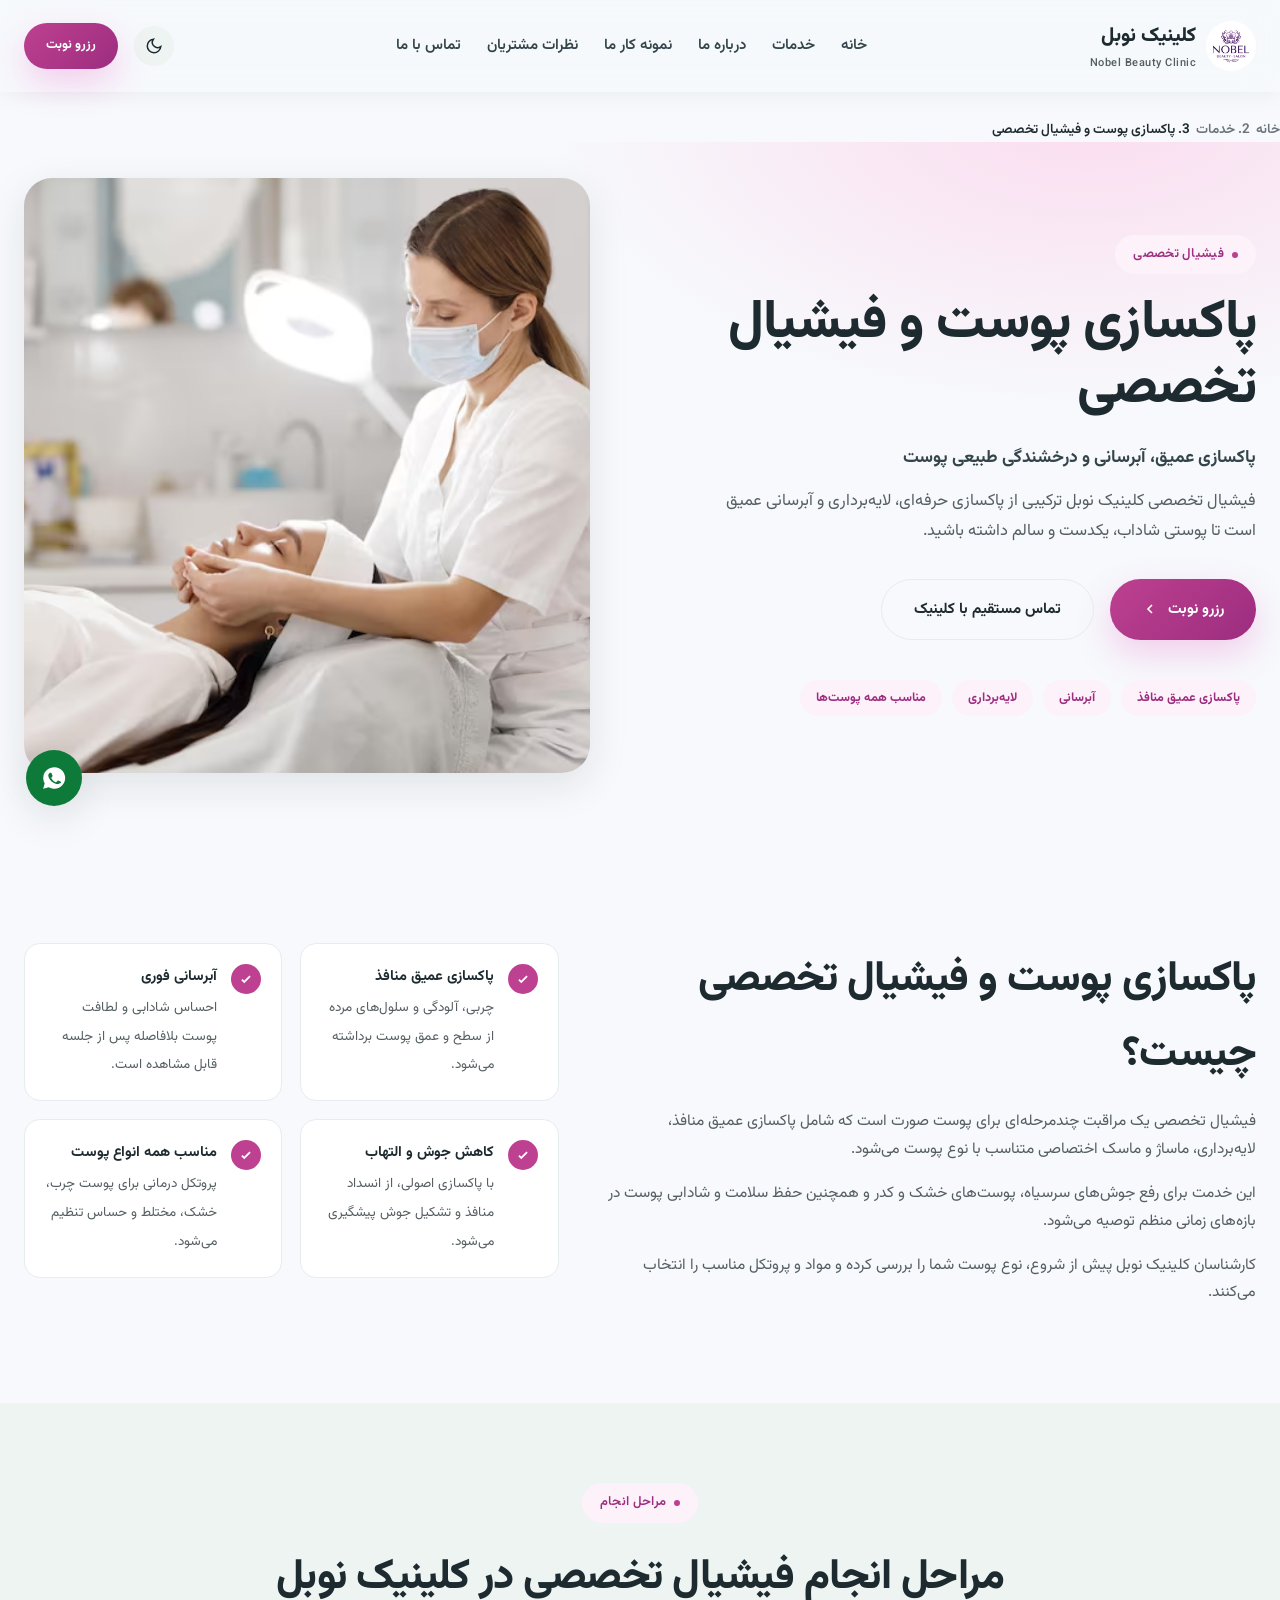
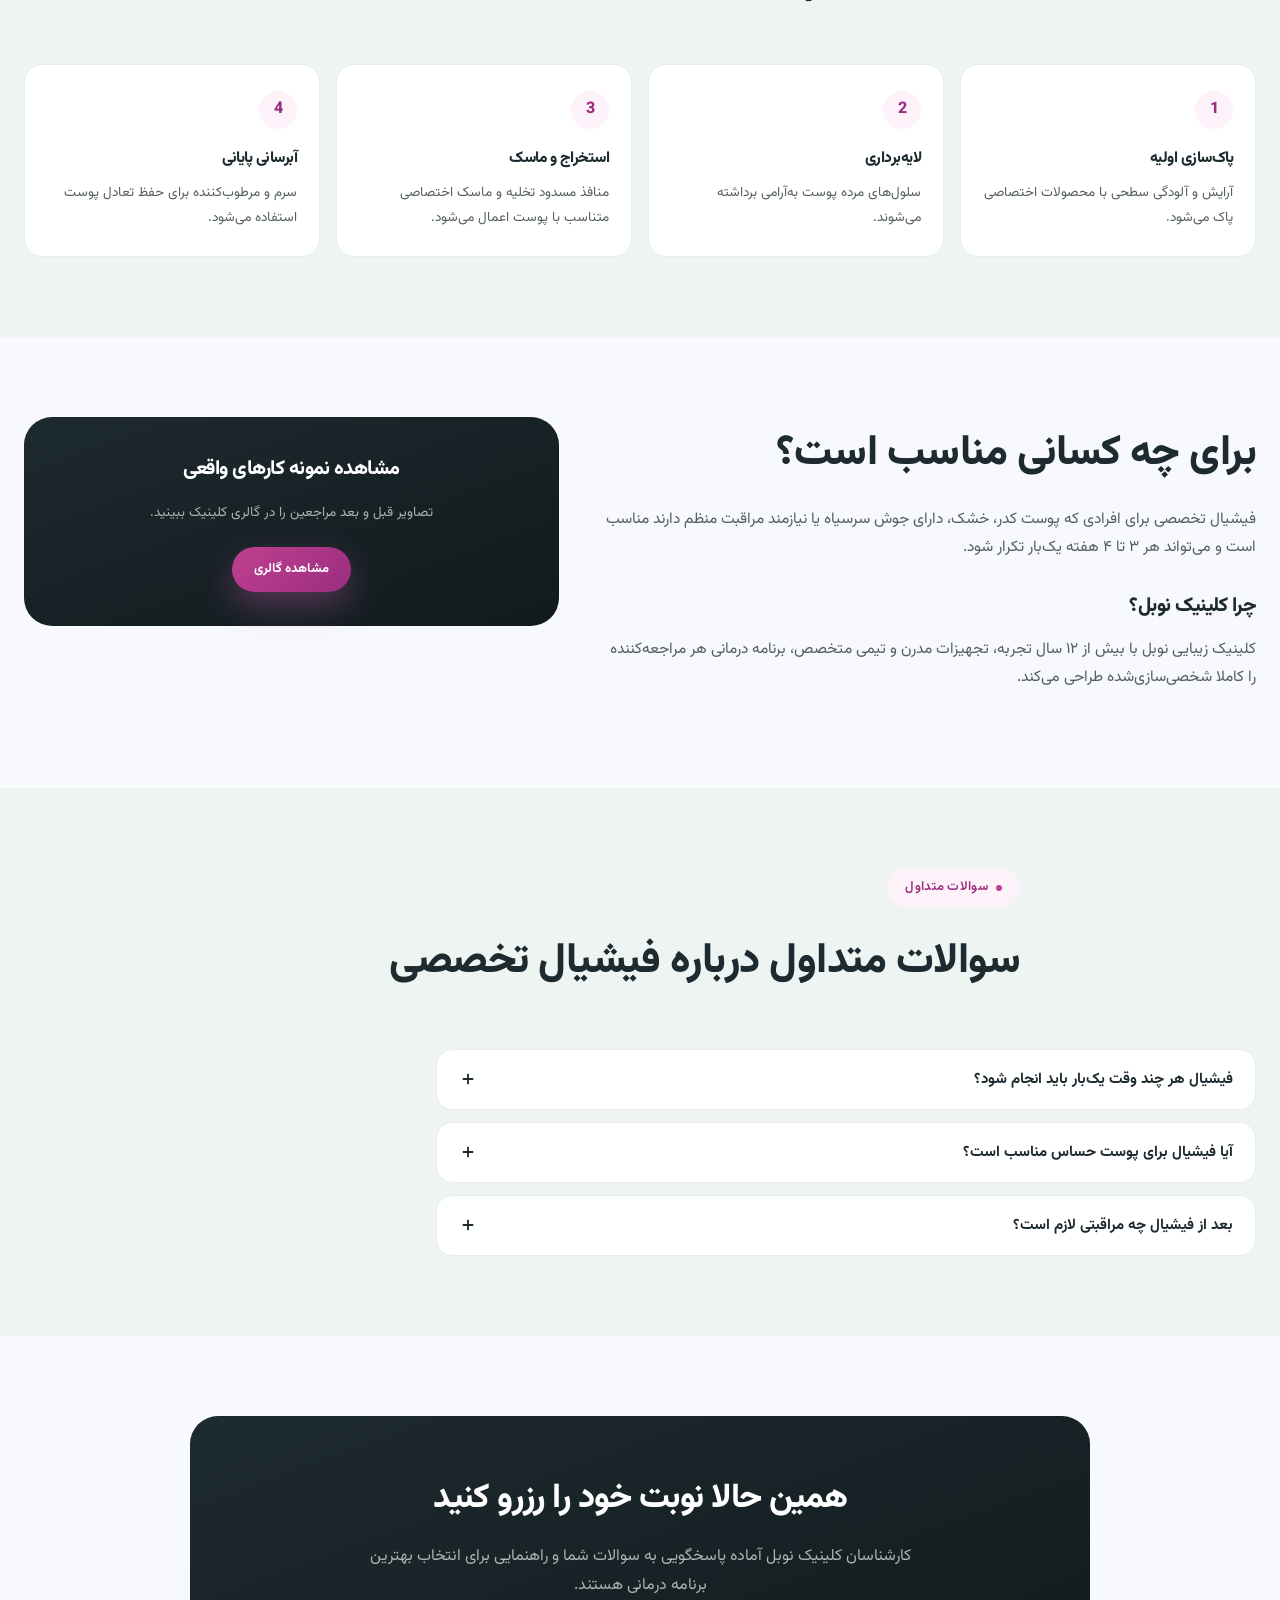
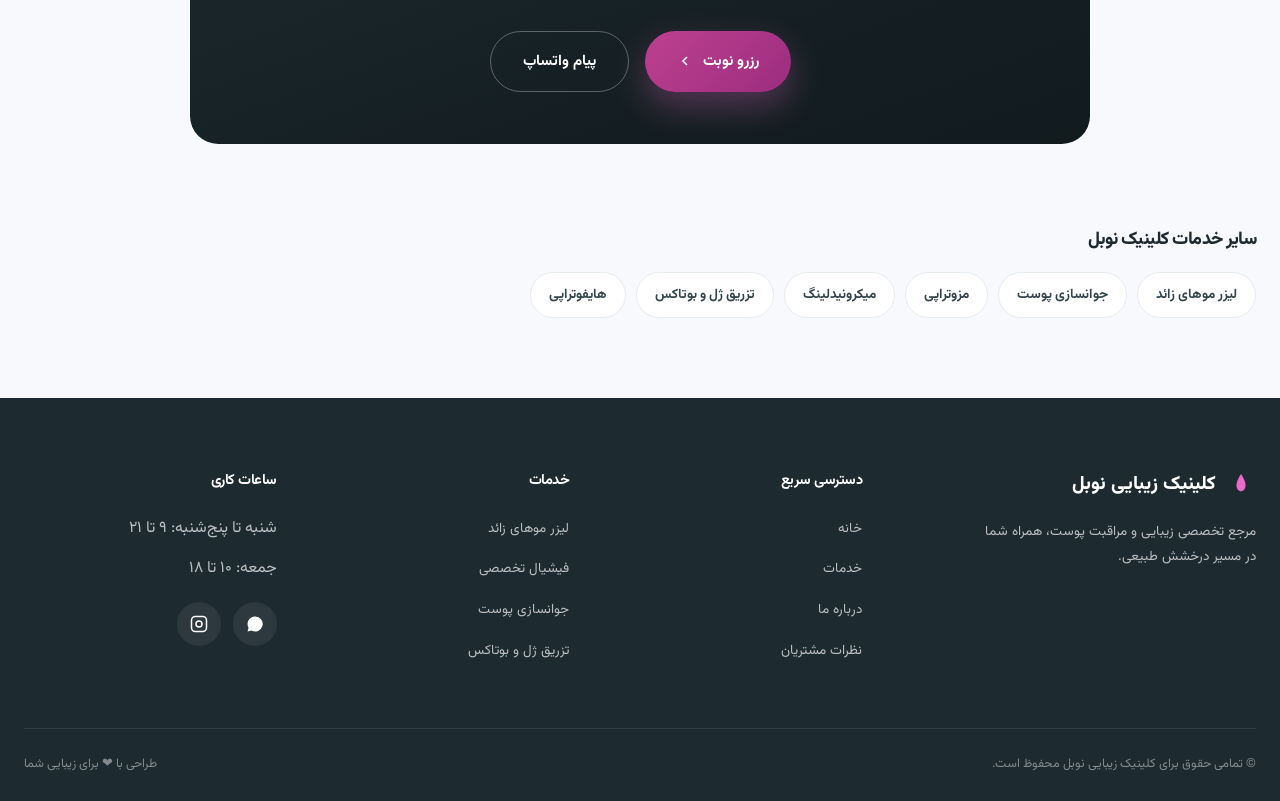
<file: facial-treatment.html>
<!DOCTYPE html>
<html lang="fa" dir="rtl">
<head>
<meta charset="UTF-8">
<meta name="viewport" content="width=device-width, initial-scale=1.0">
<title>فیشیال تخصصی و پاکسازی پوست در لار | کلینیک نوبل</title>
<meta name="description" content="پاکسازی پوست و فیشیال تخصصی همراه با آبرسانی عمیق و لایه‌برداری در کلینیک زیبایی نوبل لار. مناسب برای درخشندگی و شادابی پوست. رزرو نوبت آنلاین.">
<link rel="canonical" href="https://www.nobelclinic.ir/facial-treatment.html">
<link rel="shortcut icon" href="./Images/logo.ico" type="image/x-icon">
<meta name="robots" content="index, follow">

<meta property="og:type" content="article">
<meta property="og:title" content="فیشیال تخصصی و پاکسازی پوست در لار | کلینیک نوبل">
<meta property="og:description" content="پاکسازی پوست و فیشیال تخصصی همراه با آبرسانی عمیق و لایه‌برداری در کلینیک زیبایی نوبل لار. مناسب برای درخشندگی و شادابی پوست. رزرو نوبت آنلاین.">
<meta property="og:image" content="./Images/about.avif">
<meta property="og:url" content="https://www.nobelclinic.ir/facial-treatment.html">
<meta property="og:locale" content="fa_IR">

<meta name="twitter:card" content="summary_large_image">
<meta name="twitter:title" content="فیشیال تخصصی و پاکسازی پوست در لار | کلینیک نوبل">
<meta name="twitter:description" content="پاکسازی پوست و فیشیال تخصصی همراه با آبرسانی عمیق و لایه‌برداری در کلینیک زیبایی نوبل لار. مناسب برای درخشندگی و شادابی پوست. رزرو نوبت آنلاین.">
<meta name="twitter:image" content="./Images/about.avif">

<link rel="preconnect" href="https://fonts.googleapis.com">
<link rel="preconnect" href="https://fonts.gstatic.com" crossorigin>
<link rel="preload" as="style" href="https://fonts.googleapis.com/css2?family=Vazirmatn:wght@100..900&display=swap" onload="this.onload=null;this.rel='stylesheet'">
<noscript><link rel="stylesheet" href="https://fonts.googleapis.com/css2?family=Vazirmatn:wght@100..900&display=swap"></noscript>
<link rel="stylesheet" href="./service.css">

<script type="application/ld+json">
{
  "@context": "https://schema.org",
  "@type": "MedicalProcedure",
  "name": "پاکسازی پوست و فیشیال تخصصی",
  "description": "پاکسازی پوست و فیشیال تخصصی همراه با آبرسانی عمیق و لایه‌برداری در کلینیک زیبایی نوبل لار. مناسب برای درخشندگی و شادابی پوست. رزرو نوبت آنلاین.",
  "url": "https://www.nobelclinic.ir/facial-treatment.html",
  "image": "./Images/about.avif",
  "provider": {
    "@type": "BeautySalon",
    "name": "کلینیک زیبایی نوبل",
    "telephone": "+98-071-5225-5434",
    "address": {
      "@type": "PostalAddress",
      "streetAddress": "شهرجدید سی متری هلال احمر",
      "addressLocality": "لار",
      "addressCountry": "IR"
    }
  }
}
</script>
<script type="application/ld+json">
{
  "@context": "https://schema.org",
  "@type": "BreadcrumbList",
  "itemListElement": [
    {"@type":"ListItem","position":1,"name":"خانه","item":"https://www.nobelclinic.ir/index.html"},
    {"@type":"ListItem","position":2,"name":"خدمات","item":"https://www.nobelclinic.ir/index.html#services"},
    {"@type":"ListItem","position":3,"name":"پاکسازی پوست و فیشیال تخصصی","item":"https://www.nobelclinic.ir/facial-treatment.html"}
  ]
}
</script>
<script type="application/ld+json">
{
  "@context": "https://schema.org",
  "@type": "FAQPage",
  "mainEntity": [{"@type":"Question","name":"فیشیال هر چند وقت یک‌بار باید انجام شود؟","acceptedAnswer":{"@type":"Answer","text":"برای حفظ نتیجه، تکرار هر ۳ تا ۴ هفته یک‌بار توصیه می‌شود."}},{"@type":"Question","name":"آیا فیشیال برای پوست حساس مناسب است؟","acceptedAnswer":{"@type":"Answer","text":"بله، با انتخاب پروتکل و محصولات مناسب، این خدمت برای پوست حساس نیز قابل انجام است."}},{"@type":"Question","name":"بعد از فیشیال چه مراقبتی لازم است؟","acceptedAnswer":{"@type":"Answer","text":"استفاده از ضدآفتاب و پرهیز از دست زدن به پوست در ۲۴ ساعت اول توصیه می‌شود."}}]
}
</script>
</head>
<body>
<a href="#main" class="skip-link">پرش به محتوای اصلی</a>

<header id="siteHeader">
  <div class="container nav-wrap">
    <a href="index.html#home" class="logo">
      <img class="logo-image" src="./Images/logo.jpeg" width="50" height="50" alt="لوگوی کلینیک زیبایی نوبل">
      <span>کلینیک نوبل<span class="logo-sub">Nobel Beauty Clinic</span></span>
    </a>
    <nav class="nav-links">
      <a href="index.html#home">خانه</a>
      <a href="index.html#services">خدمات</a>
      <a href="index.html#about">درباره ما</a>
      <a href="index.html#gallery">نمونه کار ما</a>
      <a href="index.html#testimonials">نظرات مشتریان</a>
      <a href="index.html#contact">تماس با ما</a>
    </nav>
    <div class="nav-right">
      <button class="theme-toggle" id="themeToggle" aria-label="حالت شب">
        <svg aria-hidden="true" id="themeIcon" viewBox="0 0 24 24" fill="none" stroke="currentColor" stroke-width="2"><path d="M21 12.79A9 9 0 1111.21 3 7 7 0 0021 12.79z"/></svg>
      </button>
      <a href="index.html#contact" class="btn btn-primary btn-sm">رزرو نوبت</a>
      <button class="hamburger" id="hamburger" aria-label="منو" aria-expanded="false" aria-controls="mobileMenu"><span></span><span></span><span></span></button>
    </div>
  </div>
</header>

<div class="mobile-menu" id="mobileMenu">
  <a href="index.html#home">خانه</a>
  <a href="index.html#services">خدمات</a>
  <a href="index.html#about">درباره ما</a>
  <a href="index.html#gallery">نمونه کار ما</a>
  <a href="index.html#testimonials">نظرات مشتریان</a>
  <a href="index.html#contact">تماس با ما</a>
  <a href="index.html#contact" class="btn btn-primary">رزرو نوبت</a>
</div>

<main id="main">
<nav class="breadcrumb container" aria-label="مسیر صفحه">
  <ol>
    <li><a href="index.html#home">خانه</a></li>
    <li><a href="index.html#services">خدمات</a></li>
    <li class="current">پاکسازی پوست و فیشیال تخصصی</li>
  </ol>
</nav>

<section class="service-hero">
  <div class="container service-hero-grid">
    <div class="reveal">
      <div class="eyebrow"><span class="dot"></span>فیشیال تخصصی</div>
      <h1>پاکسازی پوست و فیشیال تخصصی</h1>
      <p class="lead">پاکسازی عمیق، آبرسانی و درخشندگی طبیعی پوست</p>
      <p class="desc">فیشیال تخصصی کلینیک نوبل ترکیبی از پاکسازی حرفه‌ای، لایه‌برداری و آبرسانی عمیق است تا پوستی شاداب، یکدست و سالم داشته باشید.</p>
      <div class="hero-cta-row">
        <a href="index.html#contact" class="btn btn-primary">رزرو نوبت
          <svg aria-hidden="true" viewBox="0 0 24 24" fill="none" stroke="currentColor" stroke-width="2.4"><path d="M15 6l-6 6 6 6"/></svg>
        </a>
        <a href="tel:07152255434" class="btn btn-outline">تماس مستقیم با کلینیک</a>
      </div>
      <div class="chip-row"><span>پاکسازی عمیق منافذ</span><span>آبرسانی</span><span>لایه‌برداری</span><span>مناسب همه پوست‌ها</span></div>
    </div>
    <div class="reveal">
      <div class="hero-img-frame">
        <img src="./Images/about.avif" alt="جلسه فیشیال تخصصی در کلینیک نوبل" fetchpriority="high">
      </div>
    </div>
  </div>
</section>

<section class="info-section">
  <div class="container">
    <div class="two-col">
      <div class="prose reveal">
        <h2 class="section-title">پاکسازی پوست و فیشیال تخصصی چیست؟</h2>
        <p>فیشیال تخصصی یک مراقبت چندمرحله‌ای برای پوست صورت است که شامل پاکسازی عمیق منافذ، لایه‌برداری، ماساژ و ماسک اختصاصی متناسب با نوع پوست می‌شود.</p><p>این خدمت برای رفع جوش‌های سرسیاه، پوست‌های خشک و کدر و همچنین حفظ سلامت و شادابی پوست در بازه‌های زمانی منظم توصیه می‌شود.</p><p>کارشناسان کلینیک نوبل پیش از شروع، نوع پوست شما را بررسی کرده و مواد و پروتکل مناسب را انتخاب می‌کنند.</p>
      </div>
      <div class="benefit-grid reveal">
        <div class="benefit-item"><span class="ck"><svg aria-hidden="true" viewBox="0 0 24 24" fill="none" stroke="currentColor" stroke-width="3"><path d="M5 13l4 4L19 7"/></svg></span><div><b>پاکسازی عمیق منافذ</b><span>چربی، آلودگی و سلول‌های مرده از سطح و عمق پوست برداشته می‌شود.</span></div></div><div class="benefit-item"><span class="ck"><svg aria-hidden="true" viewBox="0 0 24 24" fill="none" stroke="currentColor" stroke-width="3"><path d="M5 13l4 4L19 7"/></svg></span><div><b>آبرسانی فوری</b><span>احساس شادابی و لطافت پوست بلافاصله پس از جلسه قابل مشاهده است.</span></div></div><div class="benefit-item"><span class="ck"><svg aria-hidden="true" viewBox="0 0 24 24" fill="none" stroke="currentColor" stroke-width="3"><path d="M5 13l4 4L19 7"/></svg></span><div><b>کاهش جوش و التهاب</b><span>با پاکسازی اصولی، از انسداد منافذ و تشکیل جوش پیشگیری می‌شود.</span></div></div><div class="benefit-item"><span class="ck"><svg aria-hidden="true" viewBox="0 0 24 24" fill="none" stroke="currentColor" stroke-width="3"><path d="M5 13l4 4L19 7"/></svg></span><div><b>مناسب همه انواع پوست</b><span>پروتکل درمانی برای پوست چرب، خشک، مختلط و حساس تنظیم می‌شود.</span></div></div>
      </div>
    </div>
  </div>
</section>

<section class="info-section alt">
  <div class="container">
    <div class="section-head center reveal">
      <div class="eyebrow"><span class="dot"></span>مراحل انجام</div>
      <h2 class="section-title">مراحل انجام فیشیال تخصصی در کلینیک نوبل</h2>
    </div>
    <div class="steps reveal">
      <div class="step"><div class="n">1</div><h4>پاک‌سازی اولیه</h4><p>آرایش و آلودگی سطحی با محصولات اختصاصی پاک می‌شود.</p></div><div class="step"><div class="n">2</div><h4>لایه‌برداری</h4><p>سلول‌های مرده پوست به‌آرامی برداشته می‌شوند.</p></div><div class="step"><div class="n">3</div><h4>استخراج و ماسک</h4><p>منافذ مسدود تخلیه و ماسک اختصاصی متناسب با پوست اعمال می‌شود.</p></div><div class="step"><div class="n">4</div><h4>آبرسانی پایانی</h4><p>سرم و مرطوب‌کننده برای حفظ تعادل پوست استفاده می‌شود.</p></div>
    </div>
  </div>
</section>

<section class="info-section">
  <div class="container">
    <div class="two-col reveal">
      <div class="prose">
        <h2 class="section-title">برای چه کسانی مناسب است؟</h2>
        <p>فیشیال تخصصی برای افرادی که پوست کدر، خشک، دارای جوش سرسیاه یا نیازمند مراقبت منظم دارند مناسب است و می‌تواند هر ۳ تا ۴ هفته یک‌بار تکرار شود.</p>
        <h3>چرا کلینیک نوبل؟</h3>
        <p>کلینیک زیبایی نوبل با بیش از ۱۲ سال تجربه، تجهیزات مدرن و تیمی متخصص، برنامه درمانی هر مراجعه‌کننده را کاملا شخصی‌سازی‌شده طراحی می‌کند.</p>
      </div>
      <div>
        <div class="cta-band" style="padding:34px 28px;">
          <h2 style="font-size:20px;">مشاهده نمونه کارهای واقعی</h2>
          <p style="font-size:13.5px;margin-bottom:22px;">تصاویر قبل و بعد مراجعین را در گالری کلینیک ببینید.</p>
          <a href="index.html#gallery" class="btn btn-primary btn-sm">مشاهده گالری</a>
        </div>
      </div>
    </div>
  </div>
</section>

<section class="info-section alt">
  <div class="container">
    <div class="section-head reveal">
      <div class="eyebrow"><span class="dot"></span>سوالات متداول</div>
      <h2 class="section-title">سوالات متداول درباره فیشیال تخصصی</h2>
    </div>
    <div class="faq-list reveal">
      <div class="faq-item"><button class="faq-q" aria-expanded="false">فیشیال هر چند وقت یک‌بار باید انجام شود؟<svg aria-hidden="true" viewBox="0 0 24 24" fill="none" stroke="currentColor" stroke-width="2.4"><path d="M12 5v14M5 12h14"/></svg></button><div class="faq-a"><p>برای حفظ نتیجه، تکرار هر ۳ تا ۴ هفته یک‌بار توصیه می‌شود.</p></div></div><div class="faq-item"><button class="faq-q" aria-expanded="false">آیا فیشیال برای پوست حساس مناسب است؟<svg aria-hidden="true" viewBox="0 0 24 24" fill="none" stroke="currentColor" stroke-width="2.4"><path d="M12 5v14M5 12h14"/></svg></button><div class="faq-a"><p>بله، با انتخاب پروتکل و محصولات مناسب، این خدمت برای پوست حساس نیز قابل انجام است.</p></div></div><div class="faq-item"><button class="faq-q" aria-expanded="false">بعد از فیشیال چه مراقبتی لازم است؟<svg aria-hidden="true" viewBox="0 0 24 24" fill="none" stroke="currentColor" stroke-width="2.4"><path d="M12 5v14M5 12h14"/></svg></button><div class="faq-a"><p>استفاده از ضدآفتاب و پرهیز از دست زدن به پوست در ۲۴ ساعت اول توصیه می‌شود.</p></div></div>
    </div>
  </div>
</section>

<section class="info-section">
  <div class="container">
    <div class="cta-band reveal" style="max-width:900px;">
      <h2>همین حالا نوبت خود را رزرو کنید</h2>
      <p>کارشناسان کلینیک نوبل آماده پاسخگویی به سوالات شما و راهنمایی برای انتخاب بهترین برنامه درمانی هستند.</p>
      <div class="hero-cta-row">
        <a href="index.html#contact" class="btn btn-primary">رزرو نوبت
          <svg aria-hidden="true" viewBox="0 0 24 24" fill="none" stroke="currentColor" stroke-width="2.4"><path d="M15 6l-6 6 6 6"/></svg>
        </a>
        <a href="https://wa.me/09175494749" class="btn btn-outline" style="color:#fff;border-color:rgba(255,255,255,.3);">پیام واتساپ</a>
      </div>
    </div>
  </div>
</section>

<section class="info-section" style="padding-top:0;">
  <div class="container">
    <h2 style="font-size:18px;margin-bottom:16px;">سایر خدمات کلینیک نوبل</h2>
    <div class="related-list reveal">
      <a href="laser-hair-removal.html">لیزر موهای زائد</a><a href="skin-rejuvenation.html">جوانسازی پوست</a><a href="mesotherapy.html">مزوتراپی</a><a href="microneedling.html">میکرونیدلینگ</a><a href="filler-botox.html">تزریق ژل و بوتاکس</a><a href="hifu-therapy.html">هایفوتراپی</a>
    </div>
  </div>
</section>
</main>

<footer>
  <div class="container">
    <div class="footer-grid">
      <div>
        <div class="footer-logo">
          <svg aria-hidden="true" viewBox="0 0 40 40" fill="none"><path d="M20 4C20 4 26 12 26 19C26 24 23.3 27 20 27C16.7 27 14 24 14 19C14 12 20 4 20 4Z" fill="#E96BC7"/></svg>
          کلینیک زیبایی نوبل
        </div>
        <p class="desc">مرجع تخصصی زیبایی و مراقبت پوست، همراه شما در مسیر درخشش طبیعی.</p>
      </div>
      <div>
        <h2 class="footer-heading">دسترسی سریع</h2>
        <ul>
          <li><a href="index.html#home">خانه</a></li>
          <li><a href="index.html#services">خدمات</a></li>
          <li><a href="index.html#about">درباره ما</a></li>
          <li><a href="index.html#testimonials">نظرات مشتریان</a></li>
        </ul>
      </div>
      <div>
        <h2 class="footer-heading">خدمات</h2>
        <ul>
          <li><a href="laser-hair-removal.html">لیزر موهای زائد</a></li>
          <li><a href="facial-treatment.html">فیشیال تخصصی</a></li>
          <li><a href="skin-rejuvenation.html">جوانسازی پوست</a></li>
          <li><a href="filler-botox.html">تزریق ژل و بوتاکس</a></li>
        </ul>
      </div>
      <div>
        <h2 class="footer-heading">ساعات کاری</h2>
        <ul>
          <li>شنبه تا پنج‌شنبه: ۹ تا ۲۱</li>
          <li>جمعه: ۱۰ تا ۱۸</li>
        </ul>
        <div class="social-row">
          <a href="https://wa.me/09175494749" aria-label="واتساپ"><svg aria-hidden="true" viewBox="0 0 24 24" fill="currentColor"><path d="M12 2a10 10 0 00-8.6 15L2 22l5.2-1.4A10 10 0 1012 2z"/></svg></a>
          <a href="https://www.instagram.com/noble_clinic_lar" aria-label="اینستاگرام"><svg aria-hidden="true" viewBox="0 0 24 24" fill="none" stroke="currentColor" stroke-width="2"><rect x="2" y="2" width="20" height="20" rx="5"/><circle cx="12" cy="12" r="4"/></svg></a>
        </div>
      </div>
    </div>
    <div class="footer-bottom">
      <span>© تمامی حقوق برای کلینیک زیبایی نوبل محفوظ است.</span>
      <span>طراحی با ❤ برای زیبایی شما</span>
    </div>
  </div>
</footer>

<div class="float-actions">
  <a href="https://wa.me/09175494749" class="fa-btn whatsapp-btn" aria-label="واتساپ"><svg aria-hidden="true" viewBox="0 0 24 24" fill="currentColor"><path d="M12 2a10 10 0 00-8.6 15L2 22l5.2-1.4A10 10 0 1012 2zm5.6 14.3c-.2.6-1.3 1.2-1.8 1.3-.5.1-1 .2-3.3-.7-2.8-1.1-4.6-4-4.7-4.2-.1-.2-1.1-1.5-1.1-2.9 0-1.4.7-2 1-2.3.3-.3.6-.4.8-.4h.6c.2 0 .4 0 .6.5.2.6.8 2 .9 2.1.1.2.1.4 0 .6-.3.6-.6.9-.9 1.3-.2.2-.3.4-.1.7.5 1 1.2 1.8 2 2.5.9.7 1.6 1 1.9 1.1.3.1.5.1.7-.1.2-.3.8-1 1-1.3.2-.3.4-.3.7-.2.3.1 1.7.8 2 1 .3.1.5.2.5.4.1.2.1.7-.1 1.3z"/></svg></a>
  <button class="fa-btn top-btn" id="topBtn" aria-label="برو بالا"><svg aria-hidden="true" viewBox="0 0 24 24" fill="none" stroke="currentColor" stroke-width="2.4"><path d="M12 19V5M5 12l7-7 7 7"/></svg></button>
</div>

<div class="mobile-call">
  <a href="tel:07152255434" class="btn btn-primary">
    <svg aria-hidden="true" viewBox="0 0 24 24" fill="none" stroke="currentColor" stroke-width="2"><path d="M22 16.92v3a2 2 0 01-2.18 2 19.8 19.8 0 01-8.63-3.07 19.5 19.5 0 01-6-6A19.8 19.8 0 012.12 4.18 2 2 0 014.11 2h3a2 2 0 012 1.72c.13.98.36 1.94.68 2.86a2 2 0 01-.45 2.11L8.09 9.91a16 16 0 006 6l1.22-1.25a2 2 0 012.11-.45c.92.32 1.88.55 2.86.68A2 2 0 0122 16.92z"/></svg>
    تماس فوری با کلینیک
  </a>
</div>

<script src="./service.js"></script>
</body>
</html>
</file>
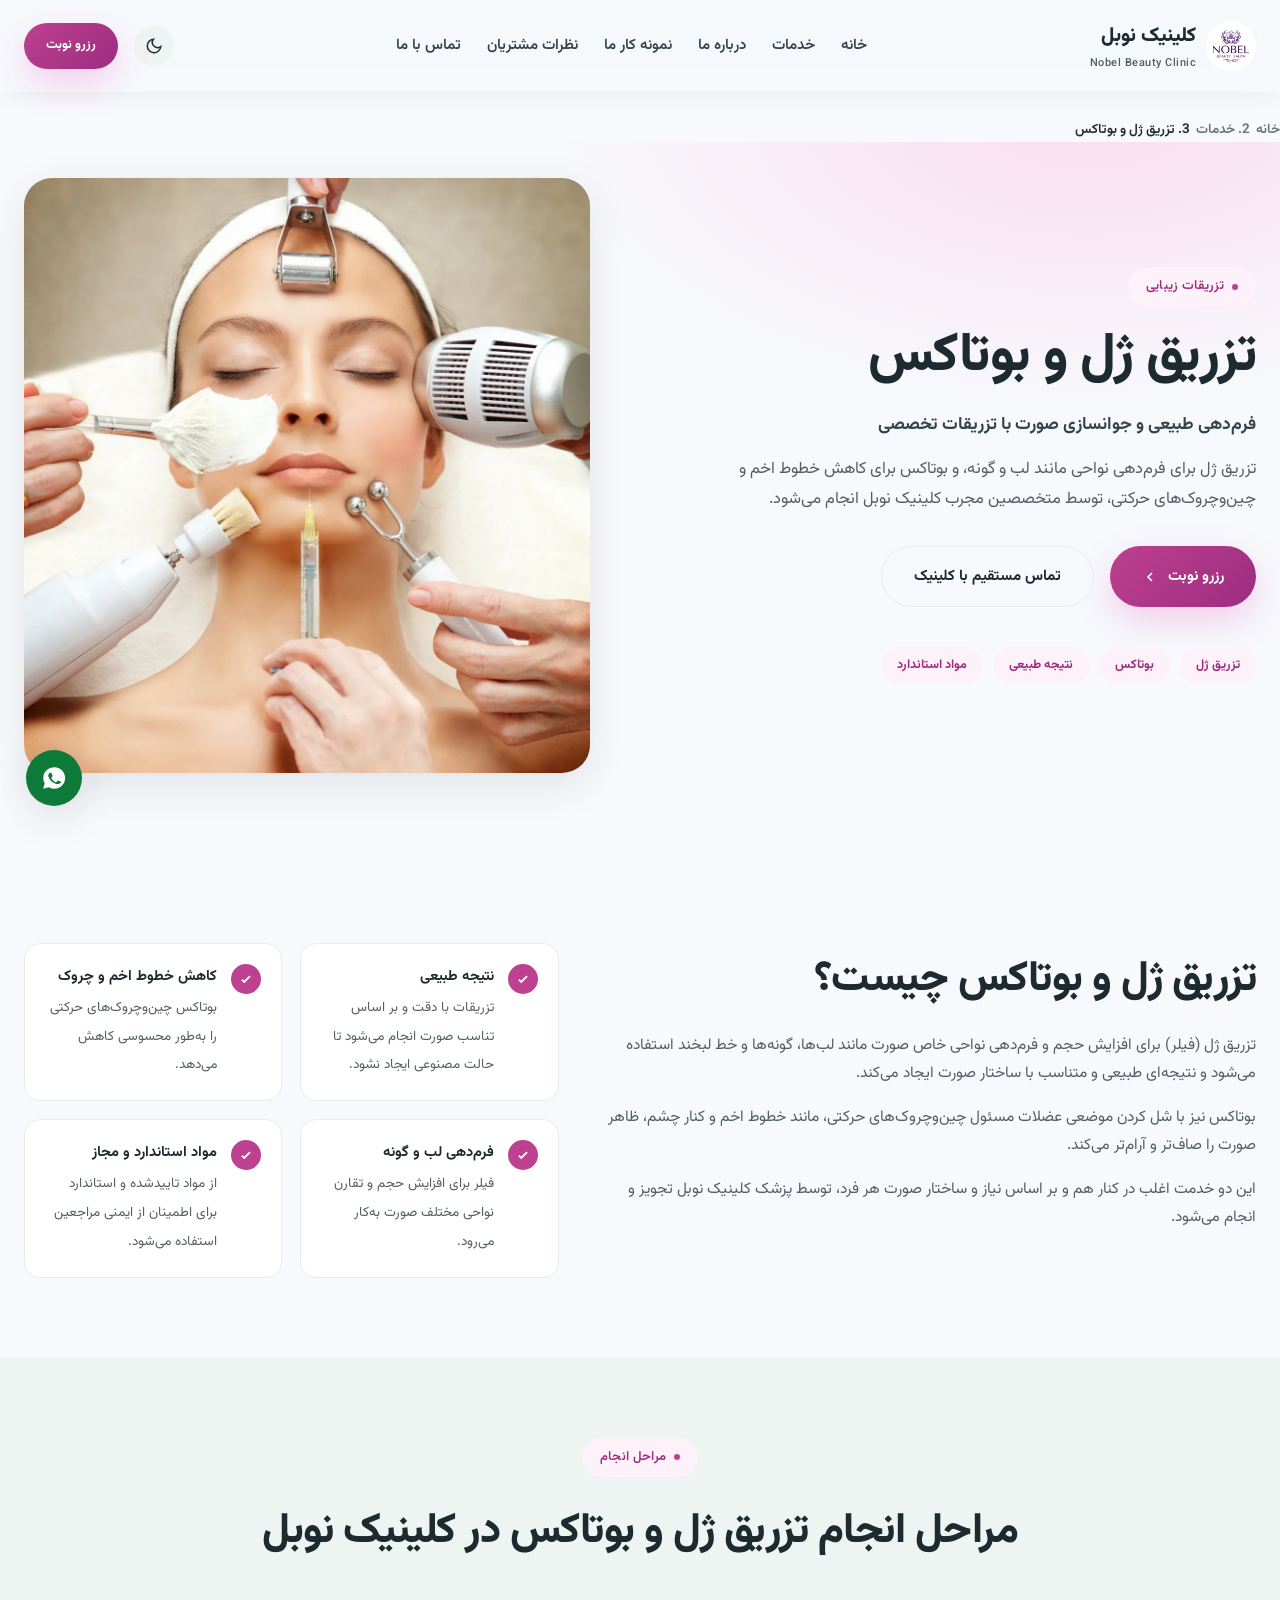
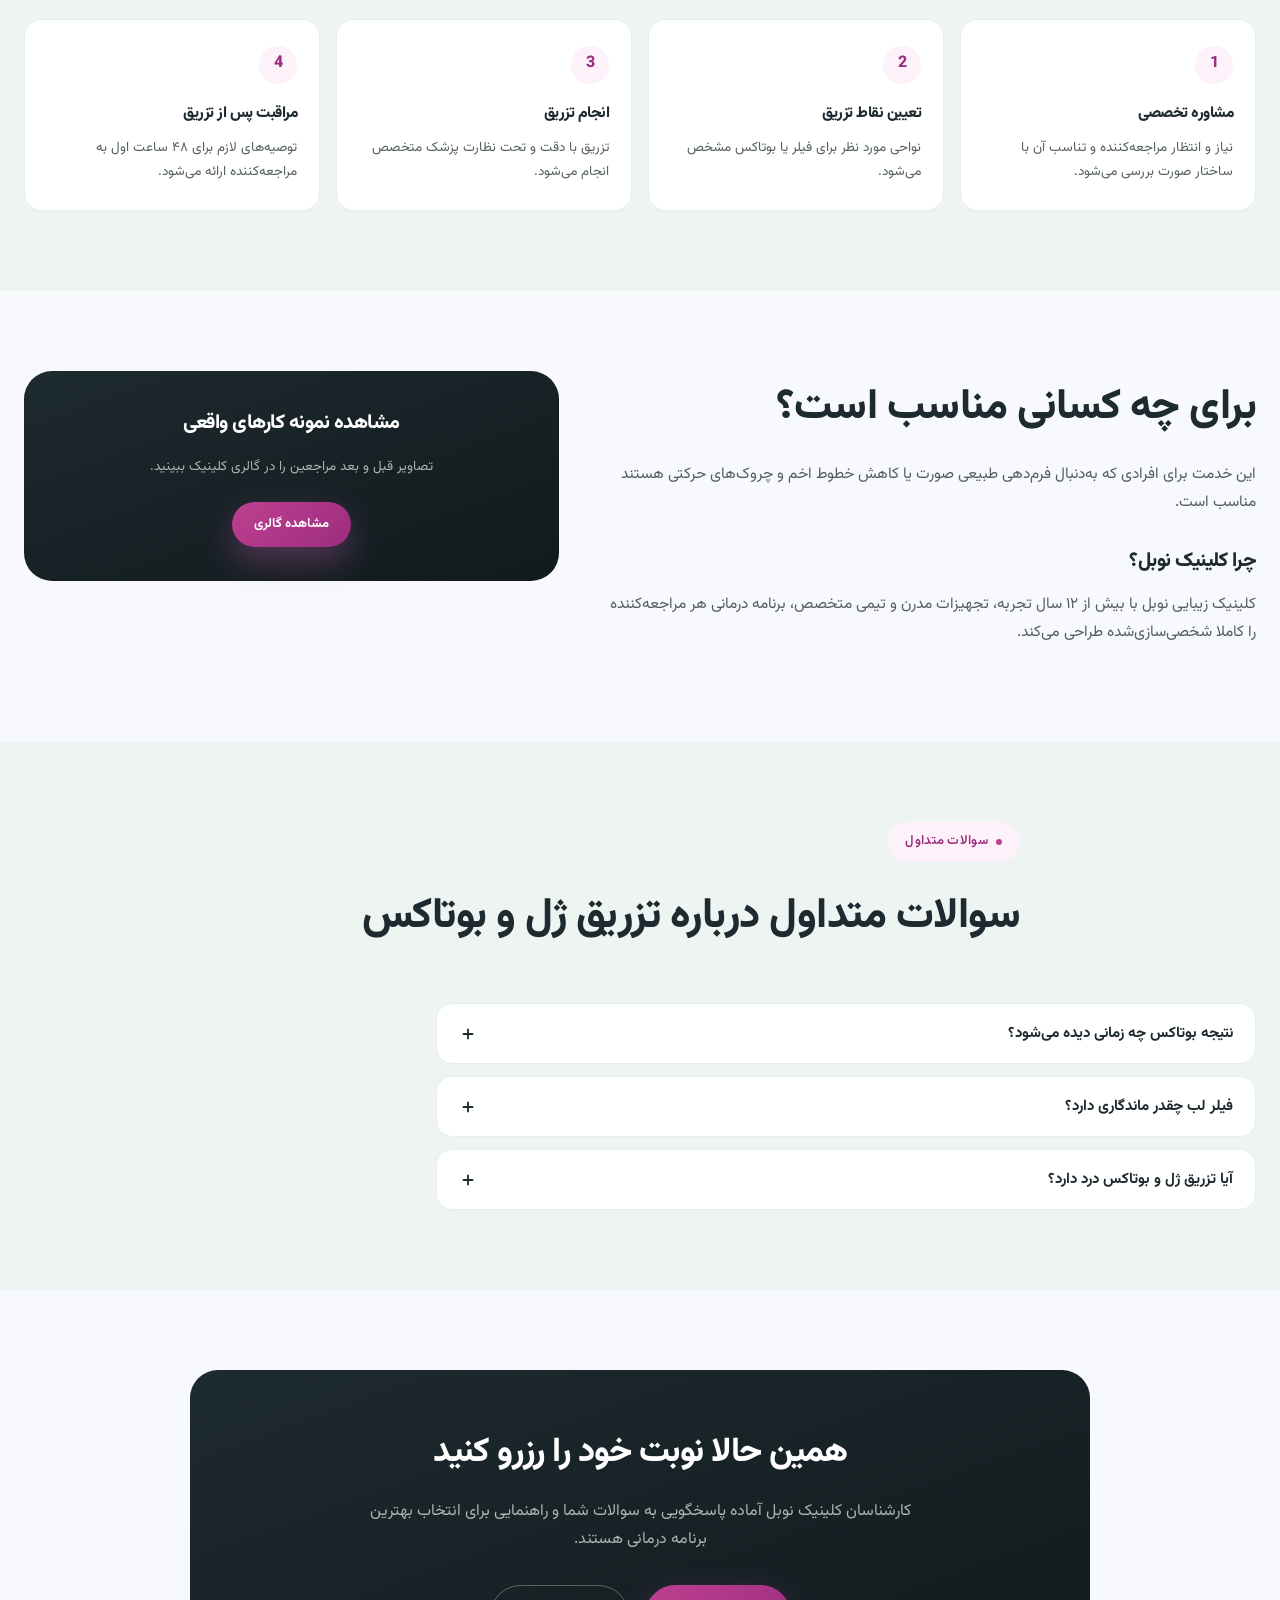
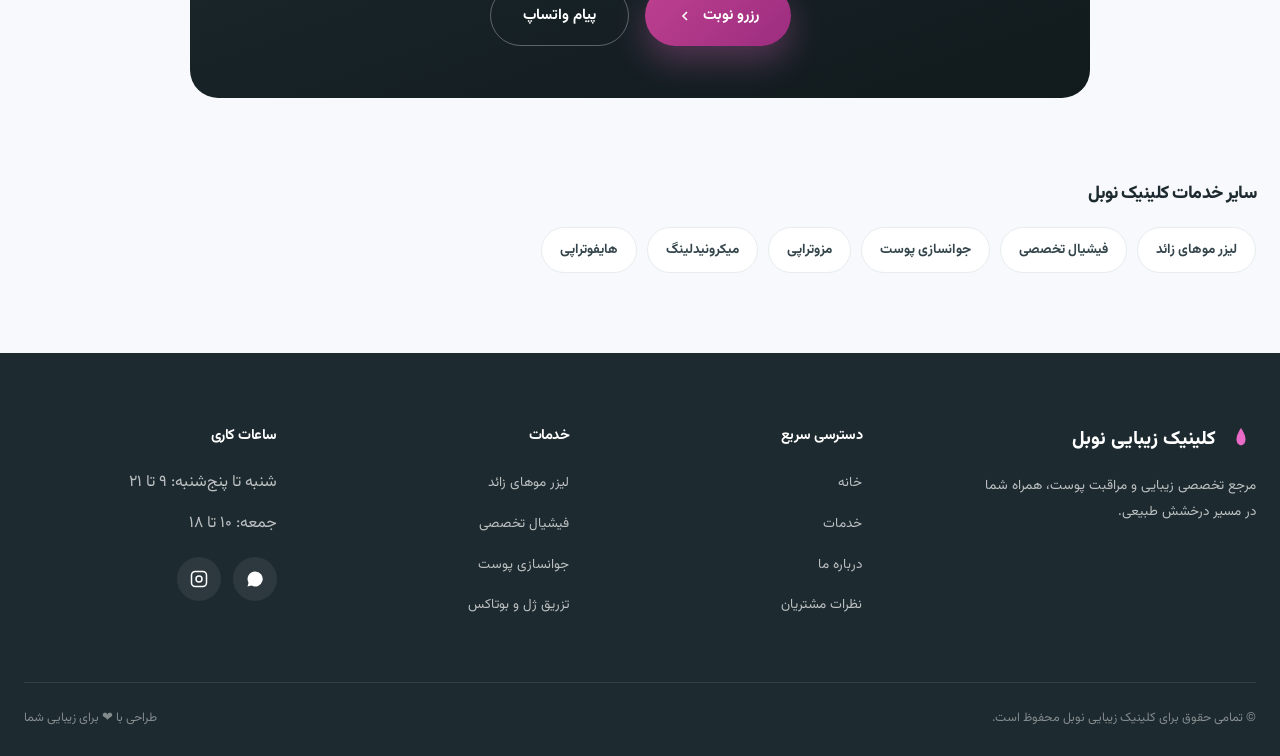
<file: filler-botox.html>
<!DOCTYPE html>
<html lang="fa" dir="rtl">
<head>
<meta charset="UTF-8">
<meta name="viewport" content="width=device-width, initial-scale=1.0">
<title>تزریق ژل و بوتاکس صورت در لار | کلینیک نوبل</title>
<meta name="description" content="تزریق ژل و بوتاکس با نتیجه طبیعی و متناسب با فرم صورت توسط متخصصین مجرب کلینیک زیبایی نوبل لار. رزرو مشاوره تخصصی رایگان.">
<link rel="canonical" href="https://www.nobelclinic.ir/filler-botox.html">
<link rel="shortcut icon" href="./Images/logo.ico" type="image/x-icon">
<meta name="robots" content="index, follow">

<meta property="og:type" content="article">
<meta property="og:title" content="تزریق ژل و بوتاکس صورت در لار | کلینیک نوبل">
<meta property="og:description" content="تزریق ژل و بوتاکس با نتیجه طبیعی و متناسب با فرم صورت توسط متخصصین مجرب کلینیک زیبایی نوبل لار. رزرو مشاوره تخصصی رایگان.">
<meta property="og:image" content="./Images/Hero.webp">
<meta property="og:url" content="https://www.nobelclinic.ir/filler-botox.html">
<meta property="og:locale" content="fa_IR">

<meta name="twitter:card" content="summary_large_image">
<meta name="twitter:title" content="تزریق ژل و بوتاکس صورت در لار | کلینیک نوبل">
<meta name="twitter:description" content="تزریق ژل و بوتاکس با نتیجه طبیعی و متناسب با فرم صورت توسط متخصصین مجرب کلینیک زیبایی نوبل لار. رزرو مشاوره تخصصی رایگان.">
<meta name="twitter:image" content="./Images/Hero.webp">

<link rel="preconnect" href="https://fonts.googleapis.com">
<link rel="preconnect" href="https://fonts.gstatic.com" crossorigin>
<link rel="preload" as="style" href="https://fonts.googleapis.com/css2?family=Vazirmatn:wght@100..900&display=swap" onload="this.onload=null;this.rel='stylesheet'">
<noscript><link rel="stylesheet" href="https://fonts.googleapis.com/css2?family=Vazirmatn:wght@100..900&display=swap"></noscript>
<link rel="stylesheet" href="./service.css">

<script type="application/ld+json">
{
  "@context": "https://schema.org",
  "@type": "MedicalProcedure",
  "name": "تزریق ژل و بوتاکس",
  "description": "تزریق ژل و بوتاکس با نتیجه طبیعی و متناسب با فرم صورت توسط متخصصین مجرب کلینیک زیبایی نوبل لار. رزرو مشاوره تخصصی رایگان.",
  "url": "https://www.nobelclinic.ir/filler-botox.html",
  "image": "./Images/Hero.webp",
  "provider": {
    "@type": "BeautySalon",
    "name": "کلینیک زیبایی نوبل",
    "telephone": "+98-071-5225-5434",
    "address": {
      "@type": "PostalAddress",
      "streetAddress": "شهرجدید سی متری هلال احمر",
      "addressLocality": "لار",
      "addressCountry": "IR"
    }
  }
}
</script>
<script type="application/ld+json">
{
  "@context": "https://schema.org",
  "@type": "BreadcrumbList",
  "itemListElement": [
    {"@type":"ListItem","position":1,"name":"خانه","item":"https://www.nobelclinic.ir/index.html"},
    {"@type":"ListItem","position":2,"name":"خدمات","item":"https://www.nobelclinic.ir/index.html#services"},
    {"@type":"ListItem","position":3,"name":"تزریق ژل و بوتاکس","item":"https://www.nobelclinic.ir/filler-botox.html"}
  ]
}
</script>
<script type="application/ld+json">
{
  "@context": "https://schema.org",
  "@type": "FAQPage",
  "mainEntity": [{"@type":"Question","name":"نتیجه بوتاکس چه زمانی دیده می‌شود؟","acceptedAnswer":{"@type":"Answer","text":"معمولاً طی ۳ تا ۷ روز نتیجه کامل مشخص می‌شود و حدود ۴ تا ۶ ماه پایدار می‌ماند."}},{"@type":"Question","name":"فیلر لب چقدر ماندگاری دارد؟","acceptedAnswer":{"@type":"Answer","text":"بسته به نوع ماده و متابولیسم بدن، معمولاً بین ۶ تا ۱۲ ماه ماندگاری دارد."}},{"@type":"Question","name":"آیا تزریق ژل و بوتاکس درد دارد؟","acceptedAnswer":{"@type":"Answer","text":"با استفاده از بی‌حسی موضعی، ناراحتی جلسه به حداقل می‌رسد."}}]
}
</script>
</head>
<body>
<a href="#main" class="skip-link">پرش به محتوای اصلی</a>

<header id="siteHeader">
  <div class="container nav-wrap">
    <a href="index.html#home" class="logo">
      <img class="logo-image" src="./Images/logo.jpeg" width="50" height="50" alt="لوگوی کلینیک زیبایی نوبل">
      <span>کلینیک نوبل<span class="logo-sub">Nobel Beauty Clinic</span></span>
    </a>
    <nav class="nav-links">
      <a href="index.html#home">خانه</a>
      <a href="index.html#services">خدمات</a>
      <a href="index.html#about">درباره ما</a>
      <a href="index.html#gallery">نمونه کار ما</a>
      <a href="index.html#testimonials">نظرات مشتریان</a>
      <a href="index.html#contact">تماس با ما</a>
    </nav>
    <div class="nav-right">
      <button class="theme-toggle" id="themeToggle" aria-label="حالت شب">
        <svg aria-hidden="true" id="themeIcon" viewBox="0 0 24 24" fill="none" stroke="currentColor" stroke-width="2"><path d="M21 12.79A9 9 0 1111.21 3 7 7 0 0021 12.79z"/></svg>
      </button>
      <a href="index.html#contact" class="btn btn-primary btn-sm">رزرو نوبت</a>
      <button class="hamburger" id="hamburger" aria-label="منو" aria-expanded="false" aria-controls="mobileMenu"><span></span><span></span><span></span></button>
    </div>
  </div>
</header>

<div class="mobile-menu" id="mobileMenu">
  <a href="index.html#home">خانه</a>
  <a href="index.html#services">خدمات</a>
  <a href="index.html#about">درباره ما</a>
  <a href="index.html#gallery">نمونه کار ما</a>
  <a href="index.html#testimonials">نظرات مشتریان</a>
  <a href="index.html#contact">تماس با ما</a>
  <a href="index.html#contact" class="btn btn-primary">رزرو نوبت</a>
</div>

<main id="main">
<nav class="breadcrumb container" aria-label="مسیر صفحه">
  <ol>
    <li><a href="index.html#home">خانه</a></li>
    <li><a href="index.html#services">خدمات</a></li>
    <li class="current">تزریق ژل و بوتاکس</li>
  </ol>
</nav>

<section class="service-hero">
  <div class="container service-hero-grid">
    <div class="reveal">
      <div class="eyebrow"><span class="dot"></span>تزریقات زیبایی</div>
      <h1>تزریق ژل و بوتاکس</h1>
      <p class="lead">فرم‌دهی طبیعی و جوانسازی صورت با تزریقات تخصصی</p>
      <p class="desc">تزریق ژل برای فرم‌دهی نواحی مانند لب و گونه، و بوتاکس برای کاهش خطوط اخم و چین‌وچروک‌های حرکتی، توسط متخصصین مجرب کلینیک نوبل انجام می‌شود.</p>
      <div class="hero-cta-row">
        <a href="index.html#contact" class="btn btn-primary">رزرو نوبت
          <svg aria-hidden="true" viewBox="0 0 24 24" fill="none" stroke="currentColor" stroke-width="2.4"><path d="M15 6l-6 6 6 6"/></svg>
        </a>
        <a href="tel:07152255434" class="btn btn-outline">تماس مستقیم با کلینیک</a>
      </div>
      <div class="chip-row"><span>تزریق ژل</span><span>بوتاکس</span><span>نتیجه طبیعی</span><span>مواد استاندارد</span></div>
    </div>
    <div class="reveal">
      <div class="hero-img-frame">
        <img src="./Images/Hero.webp" alt="تزریق ژل و بوتاکس صورت در کلینیک نوبل" fetchpriority="high">
      </div>
    </div>
  </div>
</section>

<section class="info-section">
  <div class="container">
    <div class="two-col">
      <div class="prose reveal">
        <h2 class="section-title">تزریق ژل و بوتاکس چیست؟</h2>
        <p>تزریق ژل (فیلر) برای افزایش حجم و فرم‌دهی نواحی خاص صورت مانند لب‌ها، گونه‌ها و خط لبخند استفاده می‌شود و نتیجه‌ای طبیعی و متناسب با ساختار صورت ایجاد می‌کند.</p><p>بوتاکس نیز با شل کردن موضعی عضلات مسئول چین‌وچروک‌های حرکتی، مانند خطوط اخم و کنار چشم، ظاهر صورت را صاف‌تر و آرام‌تر می‌کند.</p><p>این دو خدمت اغلب در کنار هم و بر اساس نیاز و ساختار صورت هر فرد، توسط پزشک کلینیک نوبل تجویز و انجام می‌شود.</p>
      </div>
      <div class="benefit-grid reveal">
        <div class="benefit-item"><span class="ck"><svg aria-hidden="true" viewBox="0 0 24 24" fill="none" stroke="currentColor" stroke-width="3"><path d="M5 13l4 4L19 7"/></svg></span><div><b>نتیجه طبیعی</b><span>تزریقات با دقت و بر اساس تناسب صورت انجام می‌شود تا حالت مصنوعی ایجاد نشود.</span></div></div><div class="benefit-item"><span class="ck"><svg aria-hidden="true" viewBox="0 0 24 24" fill="none" stroke="currentColor" stroke-width="3"><path d="M5 13l4 4L19 7"/></svg></span><div><b>کاهش خطوط اخم و چروک</b><span>بوتاکس چین‌وچروک‌های حرکتی را به‌طور محسوسی کاهش می‌دهد.</span></div></div><div class="benefit-item"><span class="ck"><svg aria-hidden="true" viewBox="0 0 24 24" fill="none" stroke="currentColor" stroke-width="3"><path d="M5 13l4 4L19 7"/></svg></span><div><b>فرم‌دهی لب و گونه</b><span>فیلر برای افزایش حجم و تقارن نواحی مختلف صورت به‌کار می‌رود.</span></div></div><div class="benefit-item"><span class="ck"><svg aria-hidden="true" viewBox="0 0 24 24" fill="none" stroke="currentColor" stroke-width="3"><path d="M5 13l4 4L19 7"/></svg></span><div><b>مواد استاندارد و مجاز</b><span>از مواد تاییدشده و استاندارد برای اطمینان از ایمنی مراجعین استفاده می‌شود.</span></div></div>
      </div>
    </div>
  </div>
</section>

<section class="info-section alt">
  <div class="container">
    <div class="section-head center reveal">
      <div class="eyebrow"><span class="dot"></span>مراحل انجام</div>
      <h2 class="section-title">مراحل انجام تزریق ژل و بوتاکس در کلینیک نوبل</h2>
    </div>
    <div class="steps reveal">
      <div class="step"><div class="n">1</div><h4>مشاوره تخصصی</h4><p>نیاز و انتظار مراجعه‌کننده و تناسب آن با ساختار صورت بررسی می‌شود.</p></div><div class="step"><div class="n">2</div><h4>تعیین نقاط تزریق</h4><p>نواحی مورد نظر برای فیلر یا بوتاکس مشخص می‌شود.</p></div><div class="step"><div class="n">3</div><h4>انجام تزریق</h4><p>تزریق با دقت و تحت نظارت پزشک متخصص انجام می‌شود.</p></div><div class="step"><div class="n">4</div><h4>مراقبت پس از تزریق</h4><p>توصیه‌های لازم برای ۴۸ ساعت اول به مراجعه‌کننده ارائه می‌شود.</p></div>
    </div>
  </div>
</section>

<section class="info-section">
  <div class="container">
    <div class="two-col reveal">
      <div class="prose">
        <h2 class="section-title">برای چه کسانی مناسب است؟</h2>
        <p>این خدمت برای افرادی که به‌دنبال فرم‌دهی طبیعی صورت یا کاهش خطوط اخم و چروک‌های حرکتی هستند مناسب است.</p>
        <h3>چرا کلینیک نوبل؟</h3>
        <p>کلینیک زیبایی نوبل با بیش از ۱۲ سال تجربه، تجهیزات مدرن و تیمی متخصص، برنامه درمانی هر مراجعه‌کننده را کاملا شخصی‌سازی‌شده طراحی می‌کند.</p>
      </div>
      <div>
        <div class="cta-band" style="padding:34px 28px;">
          <h2 style="font-size:20px;">مشاهده نمونه کارهای واقعی</h2>
          <p style="font-size:13.5px;margin-bottom:22px;">تصاویر قبل و بعد مراجعین را در گالری کلینیک ببینید.</p>
          <a href="index.html#gallery" class="btn btn-primary btn-sm">مشاهده گالری</a>
        </div>
      </div>
    </div>
  </div>
</section>

<section class="info-section alt">
  <div class="container">
    <div class="section-head reveal">
      <div class="eyebrow"><span class="dot"></span>سوالات متداول</div>
      <h2 class="section-title">سوالات متداول درباره تزریق ژل و بوتاکس</h2>
    </div>
    <div class="faq-list reveal">
      <div class="faq-item"><button class="faq-q" aria-expanded="false">نتیجه بوتاکس چه زمانی دیده می‌شود؟<svg aria-hidden="true" viewBox="0 0 24 24" fill="none" stroke="currentColor" stroke-width="2.4"><path d="M12 5v14M5 12h14"/></svg></button><div class="faq-a"><p>معمولاً طی ۳ تا ۷ روز نتیجه کامل مشخص می‌شود و حدود ۴ تا ۶ ماه پایدار می‌ماند.</p></div></div><div class="faq-item"><button class="faq-q" aria-expanded="false">فیلر لب چقدر ماندگاری دارد؟<svg aria-hidden="true" viewBox="0 0 24 24" fill="none" stroke="currentColor" stroke-width="2.4"><path d="M12 5v14M5 12h14"/></svg></button><div class="faq-a"><p>بسته به نوع ماده و متابولیسم بدن، معمولاً بین ۶ تا ۱۲ ماه ماندگاری دارد.</p></div></div><div class="faq-item"><button class="faq-q" aria-expanded="false">آیا تزریق ژل و بوتاکس درد دارد؟<svg aria-hidden="true" viewBox="0 0 24 24" fill="none" stroke="currentColor" stroke-width="2.4"><path d="M12 5v14M5 12h14"/></svg></button><div class="faq-a"><p>با استفاده از بی‌حسی موضعی، ناراحتی جلسه به حداقل می‌رسد.</p></div></div>
    </div>
  </div>
</section>

<section class="info-section">
  <div class="container">
    <div class="cta-band reveal" style="max-width:900px;">
      <h2>همین حالا نوبت خود را رزرو کنید</h2>
      <p>کارشناسان کلینیک نوبل آماده پاسخگویی به سوالات شما و راهنمایی برای انتخاب بهترین برنامه درمانی هستند.</p>
      <div class="hero-cta-row">
        <a href="index.html#contact" class="btn btn-primary">رزرو نوبت
          <svg aria-hidden="true" viewBox="0 0 24 24" fill="none" stroke="currentColor" stroke-width="2.4"><path d="M15 6l-6 6 6 6"/></svg>
        </a>
        <a href="https://wa.me/09175494749" class="btn btn-outline" style="color:#fff;border-color:rgba(255,255,255,.3);">پیام واتساپ</a>
      </div>
    </div>
  </div>
</section>

<section class="info-section" style="padding-top:0;">
  <div class="container">
    <h2 style="font-size:18px;margin-bottom:16px;">سایر خدمات کلینیک نوبل</h2>
    <div class="related-list reveal">
      <a href="laser-hair-removal.html">لیزر موهای زائد</a><a href="facial-treatment.html">فیشیال تخصصی</a><a href="skin-rejuvenation.html">جوانسازی پوست</a><a href="mesotherapy.html">مزوتراپی</a><a href="microneedling.html">میکرونیدلینگ</a><a href="hifu-therapy.html">هایفوتراپی</a>
    </div>
  </div>
</section>
</main>

<footer>
  <div class="container">
    <div class="footer-grid">
      <div>
        <div class="footer-logo">
          <svg aria-hidden="true" viewBox="0 0 40 40" fill="none"><path d="M20 4C20 4 26 12 26 19C26 24 23.3 27 20 27C16.7 27 14 24 14 19C14 12 20 4 20 4Z" fill="#E96BC7"/></svg>
          کلینیک زیبایی نوبل
        </div>
        <p class="desc">مرجع تخصصی زیبایی و مراقبت پوست، همراه شما در مسیر درخشش طبیعی.</p>
      </div>
      <div>
        <h2 class="footer-heading">دسترسی سریع</h2>
        <ul>
          <li><a href="index.html#home">خانه</a></li>
          <li><a href="index.html#services">خدمات</a></li>
          <li><a href="index.html#about">درباره ما</a></li>
          <li><a href="index.html#testimonials">نظرات مشتریان</a></li>
        </ul>
      </div>
      <div>
        <h2 class="footer-heading">خدمات</h2>
        <ul>
          <li><a href="laser-hair-removal.html">لیزر موهای زائد</a></li>
          <li><a href="facial-treatment.html">فیشیال تخصصی</a></li>
          <li><a href="skin-rejuvenation.html">جوانسازی پوست</a></li>
          <li><a href="filler-botox.html">تزریق ژل و بوتاکس</a></li>
        </ul>
      </div>
      <div>
        <h2 class="footer-heading">ساعات کاری</h2>
        <ul>
          <li>شنبه تا پنج‌شنبه: ۹ تا ۲۱</li>
          <li>جمعه: ۱۰ تا ۱۸</li>
        </ul>
        <div class="social-row">
          <a href="https://wa.me/09175494749" aria-label="واتساپ"><svg aria-hidden="true" viewBox="0 0 24 24" fill="currentColor"><path d="M12 2a10 10 0 00-8.6 15L2 22l5.2-1.4A10 10 0 1012 2z"/></svg></a>
          <a href="https://www.instagram.com/noble_clinic_lar" aria-label="اینستاگرام"><svg aria-hidden="true" viewBox="0 0 24 24" fill="none" stroke="currentColor" stroke-width="2"><rect x="2" y="2" width="20" height="20" rx="5"/><circle cx="12" cy="12" r="4"/></svg></a>
        </div>
      </div>
    </div>
    <div class="footer-bottom">
      <span>© تمامی حقوق برای کلینیک زیبایی نوبل محفوظ است.</span>
      <span>طراحی با ❤ برای زیبایی شما</span>
    </div>
  </div>
</footer>

<div class="float-actions">
  <a href="https://wa.me/09175494749" class="fa-btn whatsapp-btn" aria-label="واتساپ"><svg aria-hidden="true" viewBox="0 0 24 24" fill="currentColor"><path d="M12 2a10 10 0 00-8.6 15L2 22l5.2-1.4A10 10 0 1012 2zm5.6 14.3c-.2.6-1.3 1.2-1.8 1.3-.5.1-1 .2-3.3-.7-2.8-1.1-4.6-4-4.7-4.2-.1-.2-1.1-1.5-1.1-2.9 0-1.4.7-2 1-2.3.3-.3.6-.4.8-.4h.6c.2 0 .4 0 .6.5.2.6.8 2 .9 2.1.1.2.1.4 0 .6-.3.6-.6.9-.9 1.3-.2.2-.3.4-.1.7.5 1 1.2 1.8 2 2.5.9.7 1.6 1 1.9 1.1.3.1.5.1.7-.1.2-.3.8-1 1-1.3.2-.3.4-.3.7-.2.3.1 1.7.8 2 1 .3.1.5.2.5.4.1.2.1.7-.1 1.3z"/></svg></a>
  <button class="fa-btn top-btn" id="topBtn" aria-label="برو بالا"><svg aria-hidden="true" viewBox="0 0 24 24" fill="none" stroke="currentColor" stroke-width="2.4"><path d="M12 19V5M5 12l7-7 7 7"/></svg></button>
</div>

<div class="mobile-call">
  <a href="tel:07152255434" class="btn btn-primary">
    <svg aria-hidden="true" viewBox="0 0 24 24" fill="none" stroke="currentColor" stroke-width="2"><path d="M22 16.92v3a2 2 0 01-2.18 2 19.8 19.8 0 01-8.63-3.07 19.5 19.5 0 01-6-6A19.8 19.8 0 012.12 4.18 2 2 0 014.11 2h3a2 2 0 012 1.72c.13.98.36 1.94.68 2.86a2 2 0 01-.45 2.11L8.09 9.91a16 16 0 006 6l1.22-1.25a2 2 0 012.11-.45c.92.32 1.88.55 2.86.68A2 2 0 0122 16.92z"/></svg>
    تماس فوری با کلینیک
  </a>
</div>

<script src="./service.js"></script>
</body>
</html>
</file>
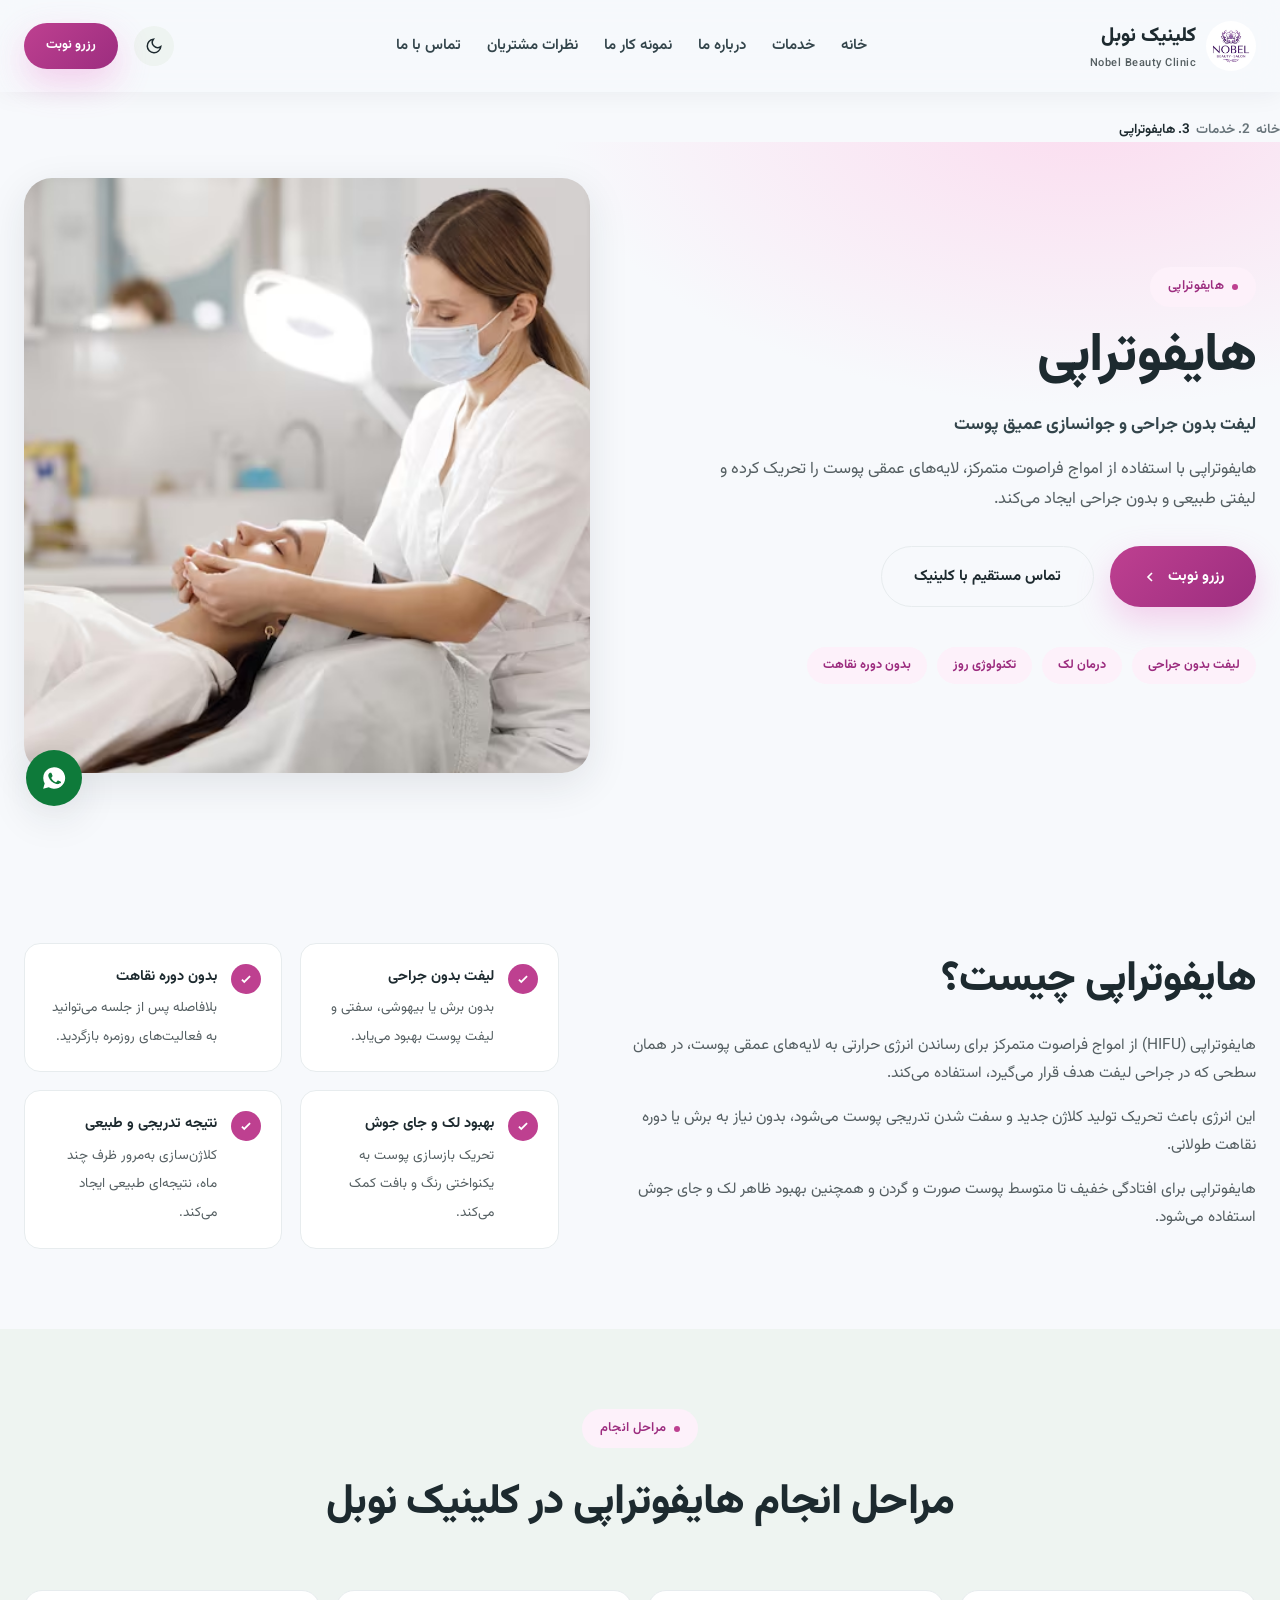
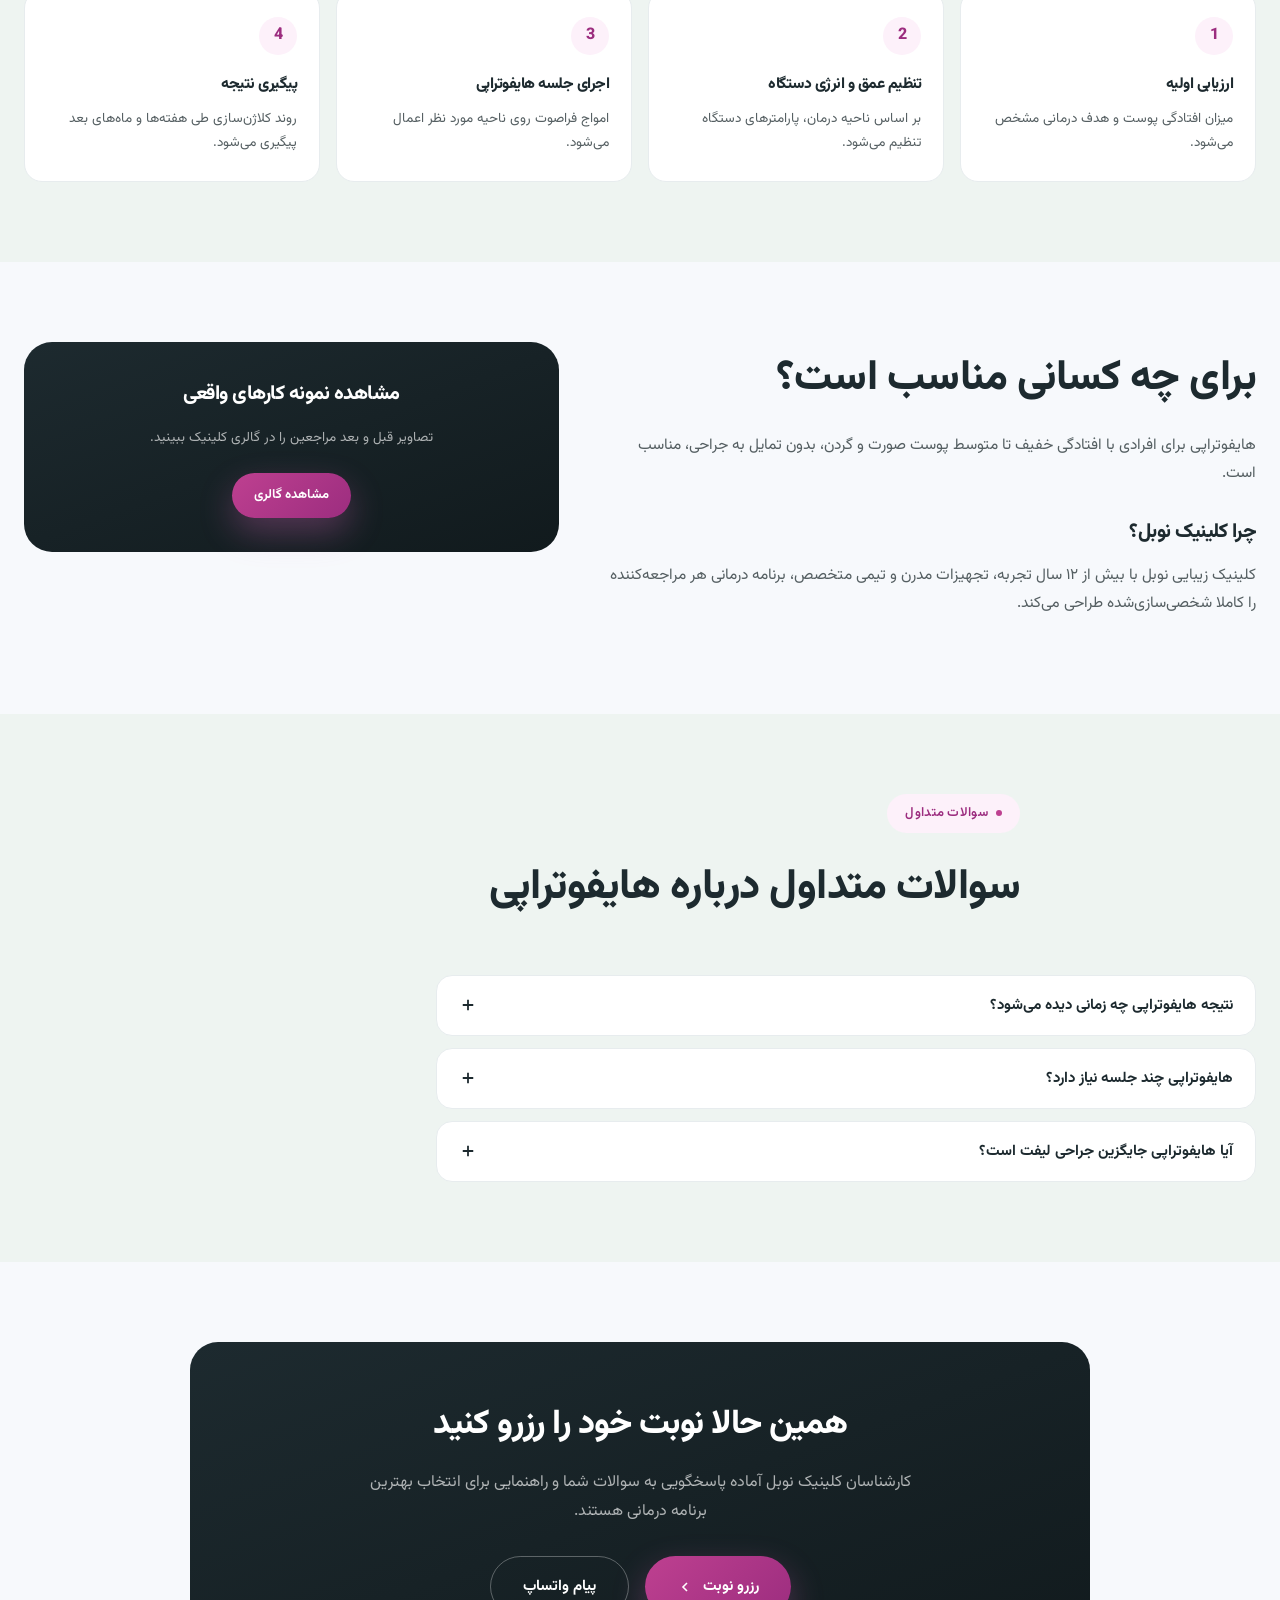
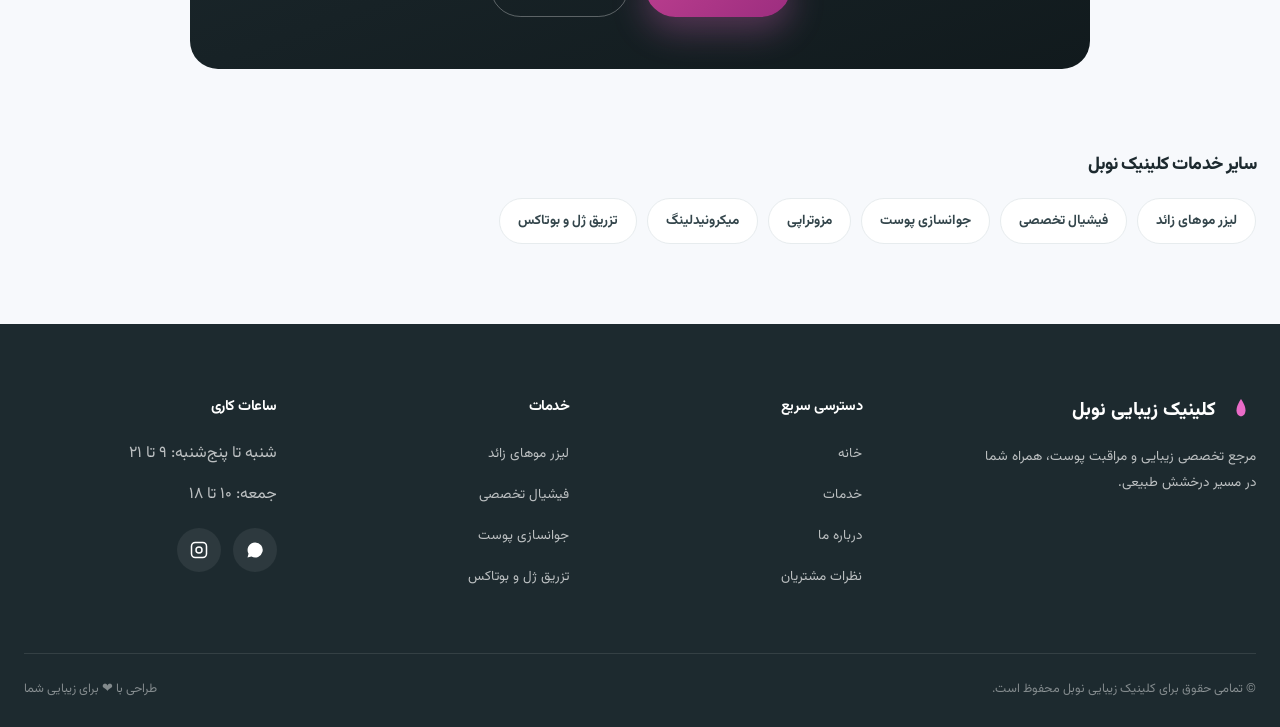
<file: hifu-therapy.html>
<!DOCTYPE html>
<html lang="fa" dir="rtl">
<head>
<meta charset="UTF-8">
<meta name="viewport" content="width=device-width, initial-scale=1.0">
<title>هایفوتراپی و لیفت بدون جراحی در لار | کلینیک نوبل</title>
<meta name="description" content="هایفوتراپی برای لیفت بدون جراحی و درمان لک و جای جوش با جدیدترین تکنولوژی در کلینیک زیبایی نوبل لار. رزرو نوبت مشاوره.">
<link rel="canonical" href="https://www.nobelclinic.ir/hifu-therapy.html">
<link rel="shortcut icon" href="./Images/logo.ico" type="image/x-icon">
<meta name="robots" content="index, follow">

<meta property="og:type" content="article">
<meta property="og:title" content="هایفوتراپی و لیفت بدون جراحی در لار | کلینیک نوبل">
<meta property="og:description" content="هایفوتراپی برای لیفت بدون جراحی و درمان لک و جای جوش با جدیدترین تکنولوژی در کلینیک زیبایی نوبل لار. رزرو نوبت مشاوره.">
<meta property="og:image" content="./Images/about.avif">
<meta property="og:url" content="https://www.nobelclinic.ir/hifu-therapy.html">
<meta property="og:locale" content="fa_IR">

<meta name="twitter:card" content="summary_large_image">
<meta name="twitter:title" content="هایفوتراپی و لیفت بدون جراحی در لار | کلینیک نوبل">
<meta name="twitter:description" content="هایفوتراپی برای لیفت بدون جراحی و درمان لک و جای جوش با جدیدترین تکنولوژی در کلینیک زیبایی نوبل لار. رزرو نوبت مشاوره.">
<meta name="twitter:image" content="./Images/about.avif">

<link rel="preconnect" href="https://fonts.googleapis.com">
<link rel="preconnect" href="https://fonts.gstatic.com" crossorigin>
<link rel="preload" as="style" href="https://fonts.googleapis.com/css2?family=Vazirmatn:wght@100..900&display=swap" onload="this.onload=null;this.rel='stylesheet'">
<noscript><link rel="stylesheet" href="https://fonts.googleapis.com/css2?family=Vazirmatn:wght@100..900&display=swap"></noscript>
<link rel="stylesheet" href="./service.css">

<script type="application/ld+json">
{
  "@context": "https://schema.org",
  "@type": "MedicalProcedure",
  "name": "هایفوتراپی",
  "description": "هایفوتراپی برای لیفت بدون جراحی و درمان لک و جای جوش با جدیدترین تکنولوژی در کلینیک زیبایی نوبل لار. رزرو نوبت مشاوره.",
  "url": "https://www.nobelclinic.ir/hifu-therapy.html",
  "image": "./Images/about.avif",
  "provider": {
    "@type": "BeautySalon",
    "name": "کلینیک زیبایی نوبل",
    "telephone": "+98-071-5225-5434",
    "address": {
      "@type": "PostalAddress",
      "streetAddress": "شهرجدید سی متری هلال احمر",
      "addressLocality": "لار",
      "addressCountry": "IR"
    }
  }
}
</script>
<script type="application/ld+json">
{
  "@context": "https://schema.org",
  "@type": "BreadcrumbList",
  "itemListElement": [
    {"@type":"ListItem","position":1,"name":"خانه","item":"https://www.nobelclinic.ir/index.html"},
    {"@type":"ListItem","position":2,"name":"خدمات","item":"https://www.nobelclinic.ir/index.html#services"},
    {"@type":"ListItem","position":3,"name":"هایفوتراپی","item":"https://www.nobelclinic.ir/hifu-therapy.html"}
  ]
}
</script>
<script type="application/ld+json">
{
  "@context": "https://schema.org",
  "@type": "FAQPage",
  "mainEntity": [{"@type":"Question","name":"نتیجه هایفوتراپی چه زمانی دیده می‌شود؟","acceptedAnswer":{"@type":"Answer","text":"برخی سفتی از همان جلسه اول محسوس است، اما نتیجه کامل طی ۲ تا ۳ ماه با کلاژن‌سازی تدریجی شکل می‌گیرد."}},{"@type":"Question","name":"هایفوتراپی چند جلسه نیاز دارد؟","acceptedAnswer":{"@type":"Answer","text":"بسته به میزان افتادگی پوست، معمولاً ۱ تا ۳ جلسه با فاصله چند ماهه توصیه می‌شود."}},{"@type":"Question","name":"آیا هایفوتراپی جایگزین جراحی لیفت است؟","acceptedAnswer":{"@type":"Answer","text":"برای افتادگی خفیف تا متوسط جایگزین مناسبی است؛ در موارد پیشرفته، پزشک مشاوره لازم را ارائه می‌دهد."}}]
}
</script>
</head>
<body>
<a href="#main" class="skip-link">پرش به محتوای اصلی</a>

<header id="siteHeader">
  <div class="container nav-wrap">
    <a href="index.html#home" class="logo">
      <img class="logo-image" src="./Images/logo.jpeg" width="50" height="50" alt="لوگوی کلینیک زیبایی نوبل">
      <span>کلینیک نوبل<span class="logo-sub">Nobel Beauty Clinic</span></span>
    </a>
    <nav class="nav-links">
      <a href="index.html#home">خانه</a>
      <a href="index.html#services">خدمات</a>
      <a href="index.html#about">درباره ما</a>
      <a href="index.html#gallery">نمونه کار ما</a>
      <a href="index.html#testimonials">نظرات مشتریان</a>
      <a href="index.html#contact">تماس با ما</a>
    </nav>
    <div class="nav-right">
      <button class="theme-toggle" id="themeToggle" aria-label="حالت شب">
        <svg aria-hidden="true" id="themeIcon" viewBox="0 0 24 24" fill="none" stroke="currentColor" stroke-width="2"><path d="M21 12.79A9 9 0 1111.21 3 7 7 0 0021 12.79z"/></svg>
      </button>
      <a href="index.html#contact" class="btn btn-primary btn-sm">رزرو نوبت</a>
      <button class="hamburger" id="hamburger" aria-label="منو" aria-expanded="false" aria-controls="mobileMenu"><span></span><span></span><span></span></button>
    </div>
  </div>
</header>

<div class="mobile-menu" id="mobileMenu">
  <a href="index.html#home">خانه</a>
  <a href="index.html#services">خدمات</a>
  <a href="index.html#about">درباره ما</a>
  <a href="index.html#gallery">نمونه کار ما</a>
  <a href="index.html#testimonials">نظرات مشتریان</a>
  <a href="index.html#contact">تماس با ما</a>
  <a href="index.html#contact" class="btn btn-primary">رزرو نوبت</a>
</div>

<main id="main">
<nav class="breadcrumb container" aria-label="مسیر صفحه">
  <ol>
    <li><a href="index.html#home">خانه</a></li>
    <li><a href="index.html#services">خدمات</a></li>
    <li class="current">هایفوتراپی</li>
  </ol>
</nav>

<section class="service-hero">
  <div class="container service-hero-grid">
    <div class="reveal">
      <div class="eyebrow"><span class="dot"></span>هایفوتراپی</div>
      <h1>هایفوتراپی</h1>
      <p class="lead">لیفت بدون جراحی و جوانسازی عمیق پوست</p>
      <p class="desc">هایفوتراپی با استفاده از امواج فراصوت متمرکز، لایه‌های عمقی پوست را تحریک کرده و لیفتی طبیعی و بدون جراحی ایجاد می‌کند.</p>
      <div class="hero-cta-row">
        <a href="index.html#contact" class="btn btn-primary">رزرو نوبت
          <svg aria-hidden="true" viewBox="0 0 24 24" fill="none" stroke="currentColor" stroke-width="2.4"><path d="M15 6l-6 6 6 6"/></svg>
        </a>
        <a href="tel:07152255434" class="btn btn-outline">تماس مستقیم با کلینیک</a>
      </div>
      <div class="chip-row"><span>لیفت بدون جراحی</span><span>درمان لک</span><span>تکنولوژی روز</span><span>بدون دوره نقاهت</span></div>
    </div>
    <div class="reveal">
      <div class="hero-img-frame">
        <img src="./Images/about.avif" alt="جلسه هایفوتراپی در کلینیک نوبل" fetchpriority="high">
      </div>
    </div>
  </div>
</section>

<section class="info-section">
  <div class="container">
    <div class="two-col">
      <div class="prose reveal">
        <h2 class="section-title">هایفوتراپی چیست؟</h2>
        <p>هایفوتراپی (HIFU) از امواج فراصوت متمرکز برای رساندن انرژی حرارتی به لایه‌های عمقی پوست، در همان سطحی که در جراحی لیفت هدف قرار می‌گیرد، استفاده می‌کند.</p><p>این انرژی باعث تحریک تولید کلاژن جدید و سفت شدن تدریجی پوست می‌شود، بدون نیاز به برش یا دوره نقاهت طولانی.</p><p>هایفوتراپی برای افتادگی خفیف تا متوسط پوست صورت و گردن و همچنین بهبود ظاهر لک و جای جوش استفاده می‌شود.</p>
      </div>
      <div class="benefit-grid reveal">
        <div class="benefit-item"><span class="ck"><svg aria-hidden="true" viewBox="0 0 24 24" fill="none" stroke="currentColor" stroke-width="3"><path d="M5 13l4 4L19 7"/></svg></span><div><b>لیفت بدون جراحی</b><span>بدون برش یا بیهوشی، سفتی و لیفت پوست بهبود می‌یابد.</span></div></div><div class="benefit-item"><span class="ck"><svg aria-hidden="true" viewBox="0 0 24 24" fill="none" stroke="currentColor" stroke-width="3"><path d="M5 13l4 4L19 7"/></svg></span><div><b>بدون دوره نقاهت</b><span>بلافاصله پس از جلسه می‌توانید به فعالیت‌های روزمره بازگردید.</span></div></div><div class="benefit-item"><span class="ck"><svg aria-hidden="true" viewBox="0 0 24 24" fill="none" stroke="currentColor" stroke-width="3"><path d="M5 13l4 4L19 7"/></svg></span><div><b>بهبود لک و جای جوش</b><span>تحریک بازسازی پوست به یکنواختی رنگ و بافت کمک می‌کند.</span></div></div><div class="benefit-item"><span class="ck"><svg aria-hidden="true" viewBox="0 0 24 24" fill="none" stroke="currentColor" stroke-width="3"><path d="M5 13l4 4L19 7"/></svg></span><div><b>نتیجه تدریجی و طبیعی</b><span>کلاژن‌سازی به‌مرور ظرف چند ماه، نتیجه‌ای طبیعی ایجاد می‌کند.</span></div></div>
      </div>
    </div>
  </div>
</section>

<section class="info-section alt">
  <div class="container">
    <div class="section-head center reveal">
      <div class="eyebrow"><span class="dot"></span>مراحل انجام</div>
      <h2 class="section-title">مراحل انجام هایفوتراپی در کلینیک نوبل</h2>
    </div>
    <div class="steps reveal">
      <div class="step"><div class="n">1</div><h4>ارزیابی اولیه</h4><p>میزان افتادگی پوست و هدف درمانی مشخص می‌شود.</p></div><div class="step"><div class="n">2</div><h4>تنظیم عمق و انرژی دستگاه</h4><p>بر اساس ناحیه درمان، پارامترهای دستگاه تنظیم می‌شود.</p></div><div class="step"><div class="n">3</div><h4>اجرای جلسه هایفوتراپی</h4><p>امواج فراصوت روی ناحیه مورد نظر اعمال می‌شود.</p></div><div class="step"><div class="n">4</div><h4>پیگیری نتیجه</h4><p>روند کلاژن‌سازی طی هفته‌ها و ماه‌های بعد پیگیری می‌شود.</p></div>
    </div>
  </div>
</section>

<section class="info-section">
  <div class="container">
    <div class="two-col reveal">
      <div class="prose">
        <h2 class="section-title">برای چه کسانی مناسب است؟</h2>
        <p>هایفوتراپی برای افرادی با افتادگی خفیف تا متوسط پوست صورت و گردن، بدون تمایل به جراحی، مناسب است.</p>
        <h3>چرا کلینیک نوبل؟</h3>
        <p>کلینیک زیبایی نوبل با بیش از ۱۲ سال تجربه، تجهیزات مدرن و تیمی متخصص، برنامه درمانی هر مراجعه‌کننده را کاملا شخصی‌سازی‌شده طراحی می‌کند.</p>
      </div>
      <div>
        <div class="cta-band" style="padding:34px 28px;">
          <h2 style="font-size:20px;">مشاهده نمونه کارهای واقعی</h2>
          <p style="font-size:13.5px;margin-bottom:22px;">تصاویر قبل و بعد مراجعین را در گالری کلینیک ببینید.</p>
          <a href="index.html#gallery" class="btn btn-primary btn-sm">مشاهده گالری</a>
        </div>
      </div>
    </div>
  </div>
</section>

<section class="info-section alt">
  <div class="container">
    <div class="section-head reveal">
      <div class="eyebrow"><span class="dot"></span>سوالات متداول</div>
      <h2 class="section-title">سوالات متداول درباره هایفوتراپی</h2>
    </div>
    <div class="faq-list reveal">
      <div class="faq-item"><button class="faq-q" aria-expanded="false">نتیجه هایفوتراپی چه زمانی دیده می‌شود؟<svg aria-hidden="true" viewBox="0 0 24 24" fill="none" stroke="currentColor" stroke-width="2.4"><path d="M12 5v14M5 12h14"/></svg></button><div class="faq-a"><p>برخی سفتی از همان جلسه اول محسوس است، اما نتیجه کامل طی ۲ تا ۳ ماه با کلاژن‌سازی تدریجی شکل می‌گیرد.</p></div></div><div class="faq-item"><button class="faq-q" aria-expanded="false">هایفوتراپی چند جلسه نیاز دارد؟<svg aria-hidden="true" viewBox="0 0 24 24" fill="none" stroke="currentColor" stroke-width="2.4"><path d="M12 5v14M5 12h14"/></svg></button><div class="faq-a"><p>بسته به میزان افتادگی پوست، معمولاً ۱ تا ۳ جلسه با فاصله چند ماهه توصیه می‌شود.</p></div></div><div class="faq-item"><button class="faq-q" aria-expanded="false">آیا هایفوتراپی جایگزین جراحی لیفت است؟<svg aria-hidden="true" viewBox="0 0 24 24" fill="none" stroke="currentColor" stroke-width="2.4"><path d="M12 5v14M5 12h14"/></svg></button><div class="faq-a"><p>برای افتادگی خفیف تا متوسط جایگزین مناسبی است؛ در موارد پیشرفته، پزشک مشاوره لازم را ارائه می‌دهد.</p></div></div>
    </div>
  </div>
</section>

<section class="info-section">
  <div class="container">
    <div class="cta-band reveal" style="max-width:900px;">
      <h2>همین حالا نوبت خود را رزرو کنید</h2>
      <p>کارشناسان کلینیک نوبل آماده پاسخگویی به سوالات شما و راهنمایی برای انتخاب بهترین برنامه درمانی هستند.</p>
      <div class="hero-cta-row">
        <a href="index.html#contact" class="btn btn-primary">رزرو نوبت
          <svg aria-hidden="true" viewBox="0 0 24 24" fill="none" stroke="currentColor" stroke-width="2.4"><path d="M15 6l-6 6 6 6"/></svg>
        </a>
        <a href="https://wa.me/09175494749" class="btn btn-outline" style="color:#fff;border-color:rgba(255,255,255,.3);">پیام واتساپ</a>
      </div>
    </div>
  </div>
</section>

<section class="info-section" style="padding-top:0;">
  <div class="container">
    <h2 style="font-size:18px;margin-bottom:16px;">سایر خدمات کلینیک نوبل</h2>
    <div class="related-list reveal">
      <a href="laser-hair-removal.html">لیزر موهای زائد</a><a href="facial-treatment.html">فیشیال تخصصی</a><a href="skin-rejuvenation.html">جوانسازی پوست</a><a href="mesotherapy.html">مزوتراپی</a><a href="microneedling.html">میکرونیدلینگ</a><a href="filler-botox.html">تزریق ژل و بوتاکس</a>
    </div>
  </div>
</section>
</main>

<footer>
  <div class="container">
    <div class="footer-grid">
      <div>
        <div class="footer-logo">
          <svg aria-hidden="true" viewBox="0 0 40 40" fill="none"><path d="M20 4C20 4 26 12 26 19C26 24 23.3 27 20 27C16.7 27 14 24 14 19C14 12 20 4 20 4Z" fill="#E96BC7"/></svg>
          کلینیک زیبایی نوبل
        </div>
        <p class="desc">مرجع تخصصی زیبایی و مراقبت پوست، همراه شما در مسیر درخشش طبیعی.</p>
      </div>
      <div>
        <h2 class="footer-heading">دسترسی سریع</h2>
        <ul>
          <li><a href="index.html#home">خانه</a></li>
          <li><a href="index.html#services">خدمات</a></li>
          <li><a href="index.html#about">درباره ما</a></li>
          <li><a href="index.html#testimonials">نظرات مشتریان</a></li>
        </ul>
      </div>
      <div>
        <h2 class="footer-heading">خدمات</h2>
        <ul>
          <li><a href="laser-hair-removal.html">لیزر موهای زائد</a></li>
          <li><a href="facial-treatment.html">فیشیال تخصصی</a></li>
          <li><a href="skin-rejuvenation.html">جوانسازی پوست</a></li>
          <li><a href="filler-botox.html">تزریق ژل و بوتاکس</a></li>
        </ul>
      </div>
      <div>
        <h2 class="footer-heading">ساعات کاری</h2>
        <ul>
          <li>شنبه تا پنج‌شنبه: ۹ تا ۲۱</li>
          <li>جمعه: ۱۰ تا ۱۸</li>
        </ul>
        <div class="social-row">
          <a href="https://wa.me/09175494749" aria-label="واتساپ"><svg aria-hidden="true" viewBox="0 0 24 24" fill="currentColor"><path d="M12 2a10 10 0 00-8.6 15L2 22l5.2-1.4A10 10 0 1012 2z"/></svg></a>
          <a href="https://www.instagram.com/noble_clinic_lar" aria-label="اینستاگرام"><svg aria-hidden="true" viewBox="0 0 24 24" fill="none" stroke="currentColor" stroke-width="2"><rect x="2" y="2" width="20" height="20" rx="5"/><circle cx="12" cy="12" r="4"/></svg></a>
        </div>
      </div>
    </div>
    <div class="footer-bottom">
      <span>© تمامی حقوق برای کلینیک زیبایی نوبل محفوظ است.</span>
      <span>طراحی با ❤ برای زیبایی شما</span>
    </div>
  </div>
</footer>

<div class="float-actions">
  <a href="https://wa.me/09175494749" class="fa-btn whatsapp-btn" aria-label="واتساپ"><svg aria-hidden="true" viewBox="0 0 24 24" fill="currentColor"><path d="M12 2a10 10 0 00-8.6 15L2 22l5.2-1.4A10 10 0 1012 2zm5.6 14.3c-.2.6-1.3 1.2-1.8 1.3-.5.1-1 .2-3.3-.7-2.8-1.1-4.6-4-4.7-4.2-.1-.2-1.1-1.5-1.1-2.9 0-1.4.7-2 1-2.3.3-.3.6-.4.8-.4h.6c.2 0 .4 0 .6.5.2.6.8 2 .9 2.1.1.2.1.4 0 .6-.3.6-.6.9-.9 1.3-.2.2-.3.4-.1.7.5 1 1.2 1.8 2 2.5.9.7 1.6 1 1.9 1.1.3.1.5.1.7-.1.2-.3.8-1 1-1.3.2-.3.4-.3.7-.2.3.1 1.7.8 2 1 .3.1.5.2.5.4.1.2.1.7-.1 1.3z"/></svg></a>
  <button class="fa-btn top-btn" id="topBtn" aria-label="برو بالا"><svg aria-hidden="true" viewBox="0 0 24 24" fill="none" stroke="currentColor" stroke-width="2.4"><path d="M12 19V5M5 12l7-7 7 7"/></svg></button>
</div>

<div class="mobile-call">
  <a href="tel:07152255434" class="btn btn-primary">
    <svg aria-hidden="true" viewBox="0 0 24 24" fill="none" stroke="currentColor" stroke-width="2"><path d="M22 16.92v3a2 2 0 01-2.18 2 19.8 19.8 0 01-8.63-3.07 19.5 19.5 0 01-6-6A19.8 19.8 0 012.12 4.18 2 2 0 014.11 2h3a2 2 0 012 1.72c.13.98.36 1.94.68 2.86a2 2 0 01-.45 2.11L8.09 9.91a16 16 0 006 6l1.22-1.25a2 2 0 012.11-.45c.92.32 1.88.55 2.86.68A2 2 0 0122 16.92z"/></svg>
    تماس فوری با کلینیک
  </a>
</div>

<script src="./service.js"></script>
</body>
</html>
</file>
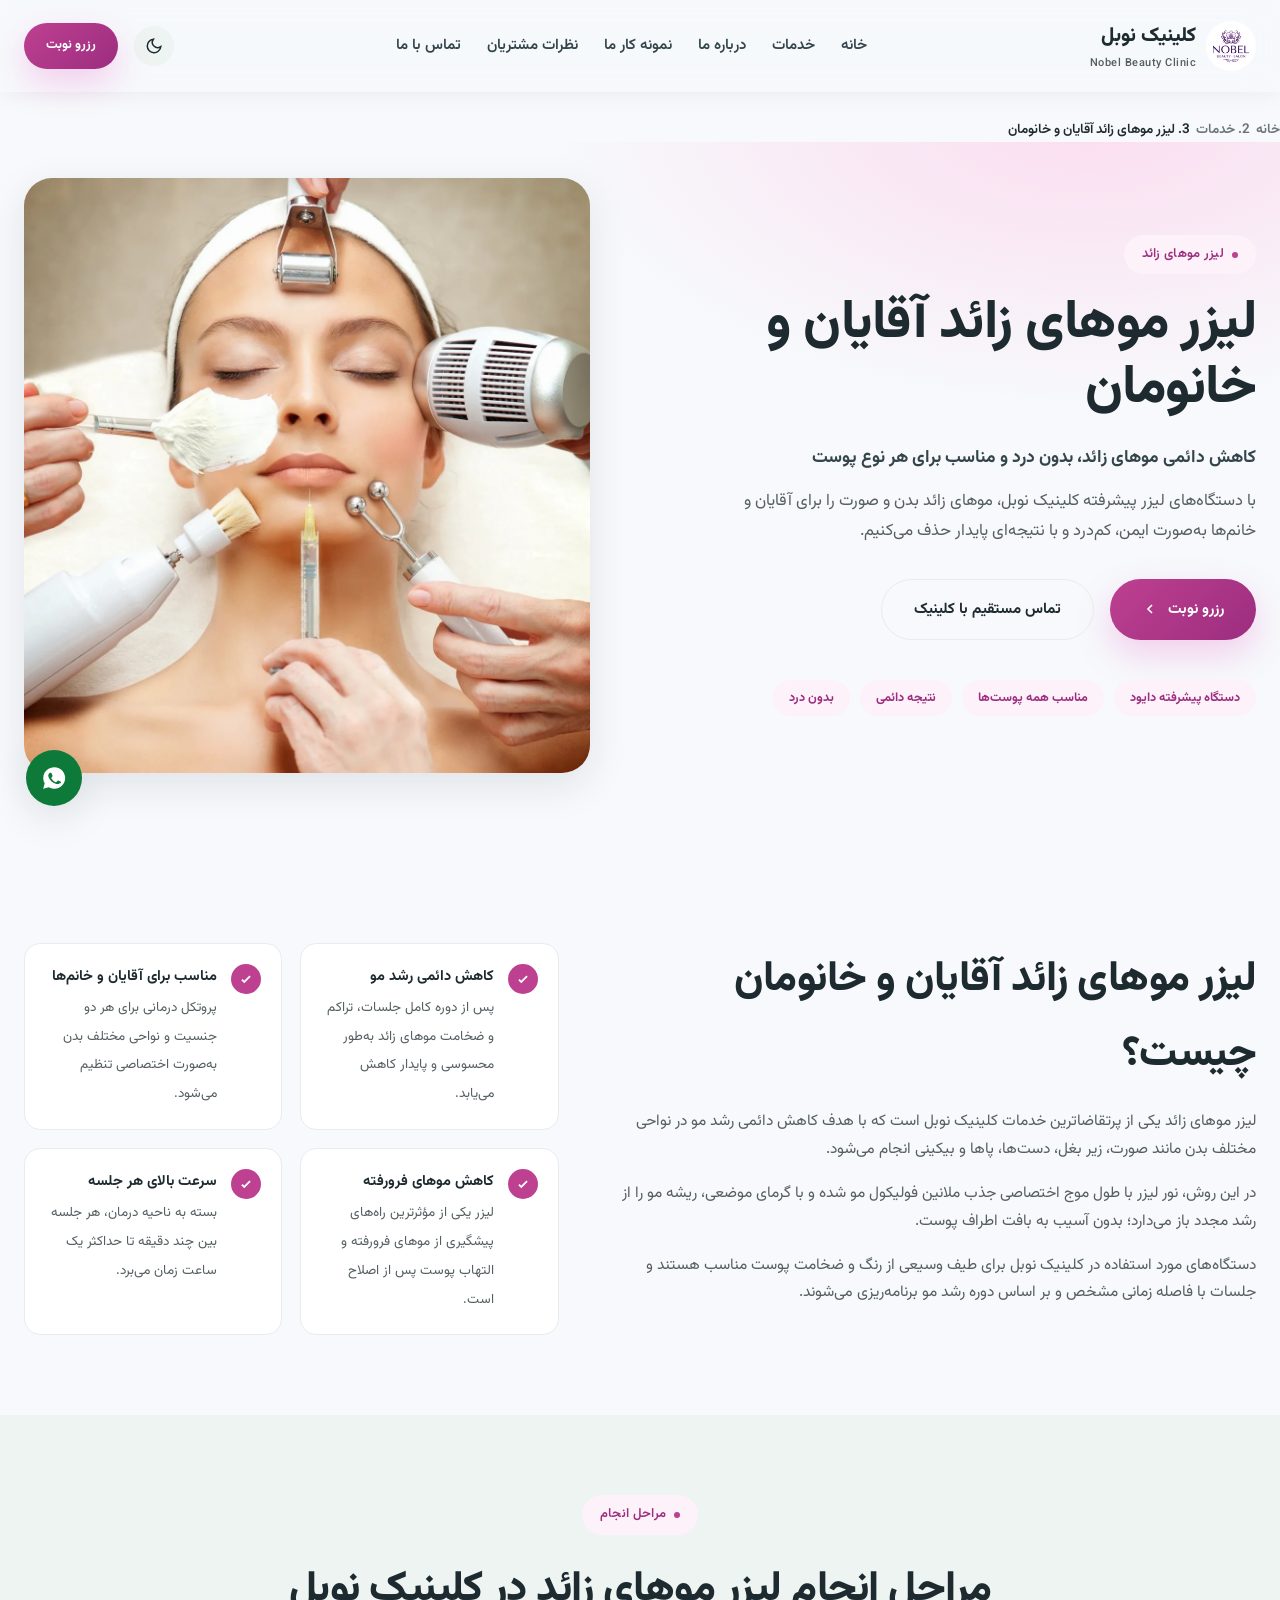
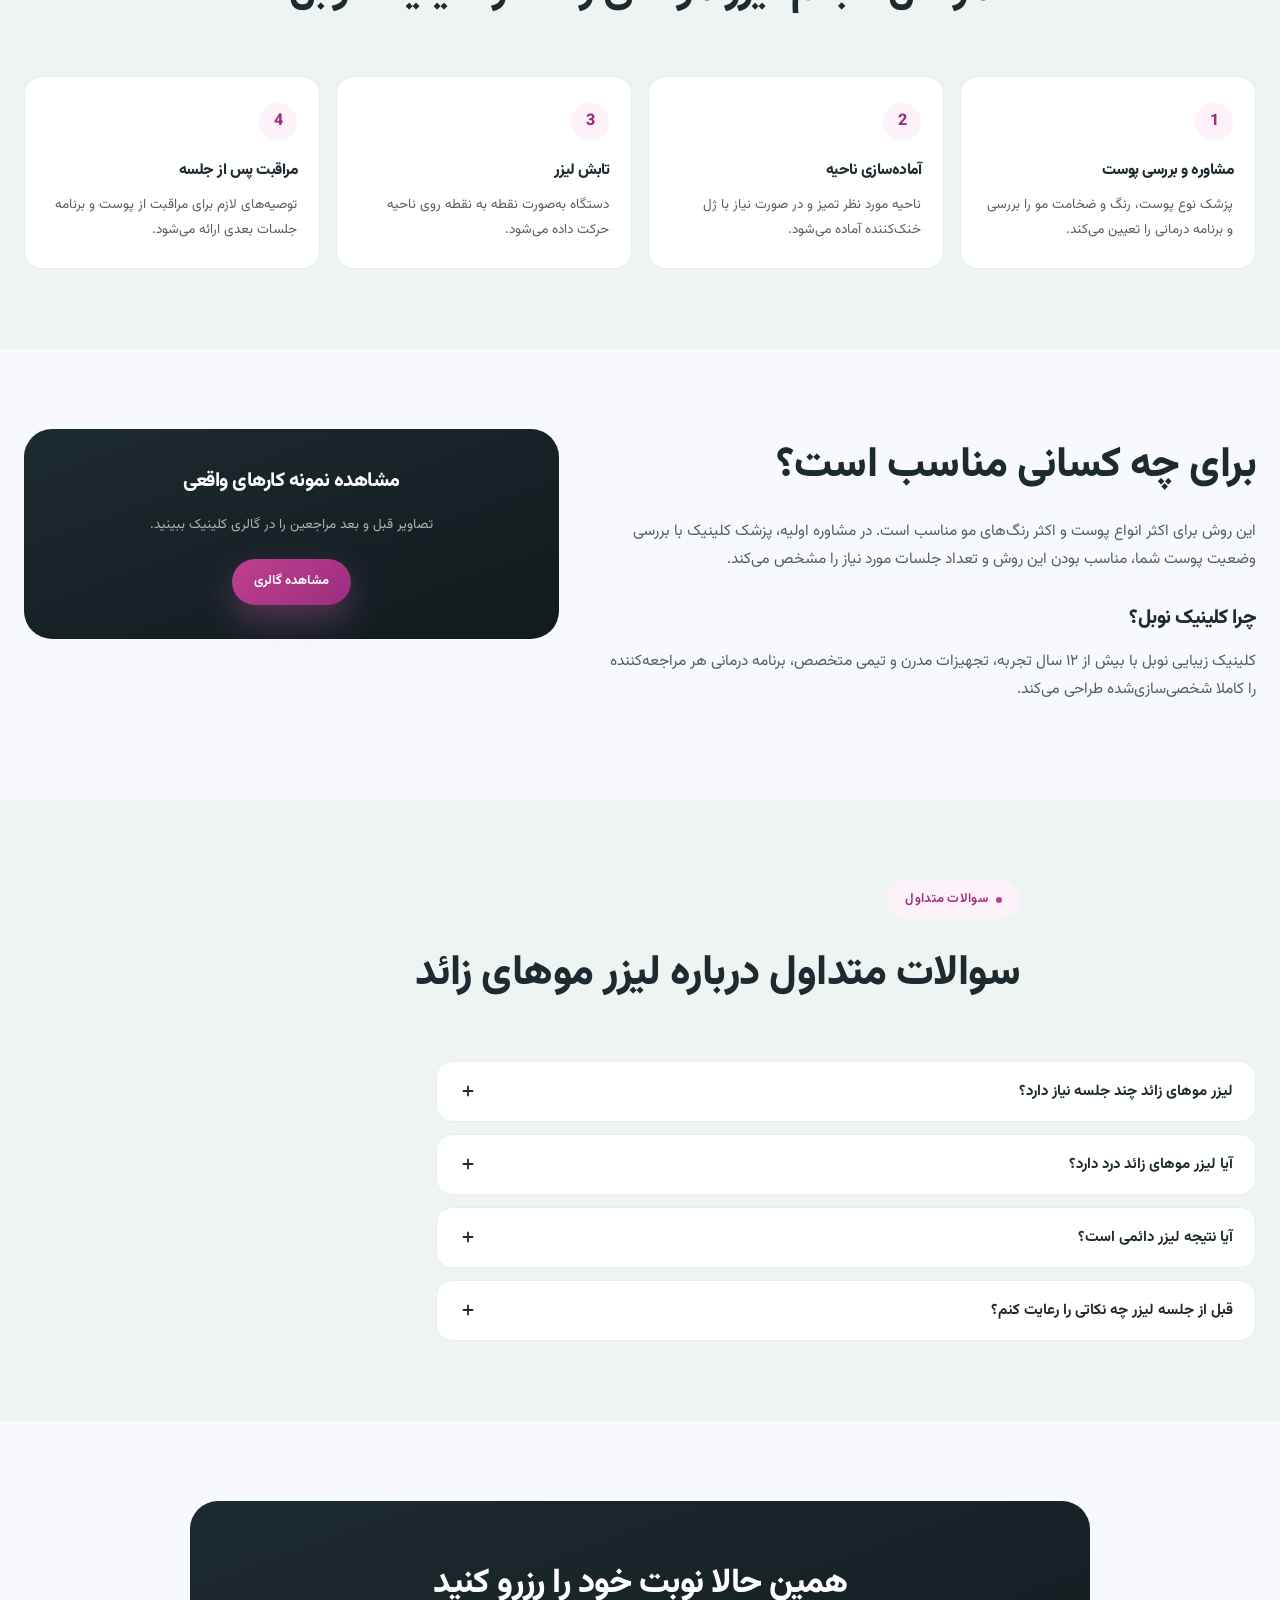
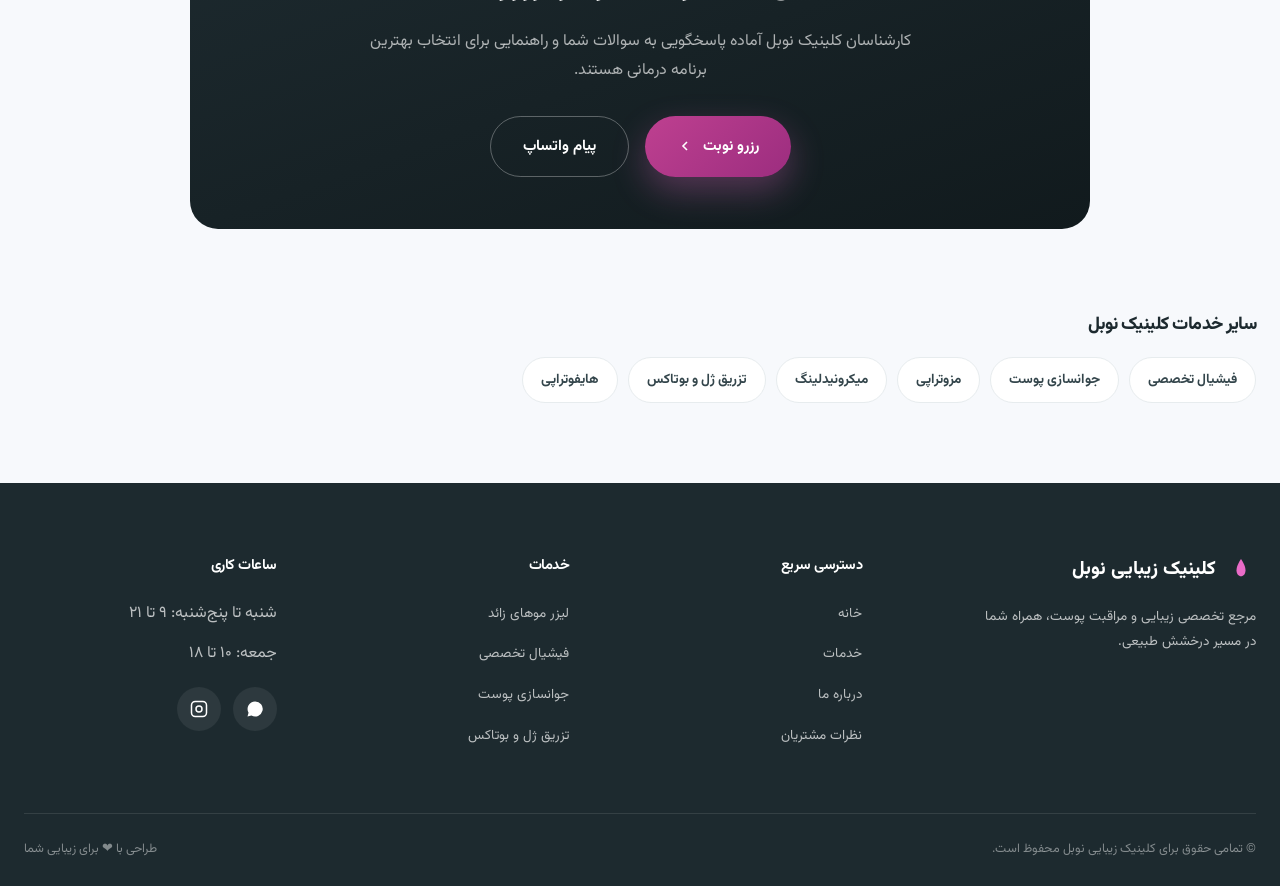
<file: laser-hair-removal.html>
<!DOCTYPE html>
<html lang="fa" dir="rtl">
<head>
<meta charset="UTF-8">
<meta name="viewport" content="width=device-width, initial-scale=1.0">
<title>لیزر موهای زائد آقایان و خانومان در لار | کلینیک نوبل</title>
<meta name="description" content="لیزر موهای زائد با دستگاه‌های پیشرفته و بدون درد در کلینیک زیبایی نوبل لار؛ مناسب انواع پوست، با نتیجه دائمی و توسط متخصصین مجرب. همین حالا نوبت رزرو کنید.">
<link rel="canonical" href="https://www.nobelclinic.ir/laser-hair-removal.html">
<link rel="shortcut icon" href="./Images/logo.ico" type="image/x-icon">
<meta name="robots" content="index, follow">

<meta property="og:type" content="article">
<meta property="og:title" content="لیزر موهای زائد آقایان و خانومان در لار | کلینیک نوبل">
<meta property="og:description" content="لیزر موهای زائد با دستگاه‌های پیشرفته و بدون درد در کلینیک زیبایی نوبل لار؛ مناسب انواع پوست، با نتیجه دائمی و توسط متخصصین مجرب. همین حالا نوبت رزرو کنید.">
<meta property="og:image" content="./Images/Hero.webp">
<meta property="og:url" content="https://www.nobelclinic.ir/laser-hair-removal.html">
<meta property="og:locale" content="fa_IR">

<meta name="twitter:card" content="summary_large_image">
<meta name="twitter:title" content="لیزر موهای زائد آقایان و خانومان در لار | کلینیک نوبل">
<meta name="twitter:description" content="لیزر موهای زائد با دستگاه‌های پیشرفته و بدون درد در کلینیک زیبایی نوبل لار؛ مناسب انواع پوست، با نتیجه دائمی و توسط متخصصین مجرب. همین حالا نوبت رزرو کنید.">
<meta name="twitter:image" content="./Images/Hero.webp">

<link rel="preconnect" href="https://fonts.googleapis.com">
<link rel="preconnect" href="https://fonts.gstatic.com" crossorigin>
<link rel="preload" as="style" href="https://fonts.googleapis.com/css2?family=Vazirmatn:wght@100..900&display=swap" onload="this.onload=null;this.rel='stylesheet'">
<noscript><link rel="stylesheet" href="https://fonts.googleapis.com/css2?family=Vazirmatn:wght@100..900&display=swap"></noscript>
<link rel="stylesheet" href="./service.css">

<script type="application/ld+json">
{
  "@context": "https://schema.org",
  "@type": "MedicalProcedure",
  "name": "لیزر موهای زائد آقایان و خانومان",
  "description": "لیزر موهای زائد با دستگاه‌های پیشرفته و بدون درد در کلینیک زیبایی نوبل لار؛ مناسب انواع پوست، با نتیجه دائمی و توسط متخصصین مجرب. همین حالا نوبت رزرو کنید.",
  "url": "https://www.nobelclinic.ir/laser-hair-removal.html",
  "image": "./Images/Hero.webp",
  "provider": {
    "@type": "BeautySalon",
    "name": "کلینیک زیبایی نوبل",
    "telephone": "+98-071-5225-5434",
    "address": {
      "@type": "PostalAddress",
      "streetAddress": "شهرجدید سی متری هلال احمر",
      "addressLocality": "لار",
      "addressCountry": "IR"
    }
  }
}
</script>
<script type="application/ld+json">
{
  "@context": "https://schema.org",
  "@type": "BreadcrumbList",
  "itemListElement": [
    {"@type":"ListItem","position":1,"name":"خانه","item":"https://www.nobelclinic.ir/index.html"},
    {"@type":"ListItem","position":2,"name":"خدمات","item":"https://www.nobelclinic.ir/index.html#services"},
    {"@type":"ListItem","position":3,"name":"لیزر موهای زائد آقایان و خانومان","item":"https://www.nobelclinic.ir/laser-hair-removal.html"}
  ]
}
</script>
<script type="application/ld+json">
{
  "@context": "https://schema.org",
  "@type": "FAQPage",
  "mainEntity": [{"@type":"Question","name":"لیزر موهای زائد چند جلسه نیاز دارد؟","acceptedAnswer":{"@type":"Answer","text":"بسته به ناحیه، نوع پوست و مو معمولاً بین ۶ تا ۸ جلسه با فاصله ۴ تا ۶ هفته توصیه می‌شود که در مشاوره حضوری دقیق‌تر مشخص می‌گردد."}},{"@type":"Question","name":"آیا لیزر موهای زائد درد دارد؟","acceptedAnswer":{"@type":"Answer","text":"دستگاه‌های مورد استفاده در کلینیک نوبل دارای سیستم خنک‌کننده هستند و اکثر مراجعین تنها احساس گرمای خفیف را گزارش می‌کنند."}},{"@type":"Question","name":"آیا نتیجه لیزر دائمی است؟","acceptedAnswer":{"@type":"Answer","text":"با طی کردن دوره کامل جلسات طبق تجویز پزشک، کاهش رشد مو در بلندمدت پایدار خواهد بود."}},{"@type":"Question","name":"قبل از جلسه لیزر چه نکاتی را رعایت کنم؟","acceptedAnswer":{"@type":"Answer","text":"توصیه می‌شود از اصلاح با موم و اپیلاسیون خودداری کرده و ناحیه مورد نظر را چند روز قبل با تیغ اصلاح کنید و از تماس مستقیم پوست با آفتاب پرهیز نمایید."}}]
}
</script>
</head>
<body>
<a href="#main" class="skip-link">پرش به محتوای اصلی</a>

<header id="siteHeader">
  <div class="container nav-wrap">
    <a href="index.html#home" class="logo">
      <img class="logo-image" src="./Images/logo.jpeg" width="50" height="50" alt="لوگوی کلینیک زیبایی نوبل">
      <span>کلینیک نوبل<span class="logo-sub">Nobel Beauty Clinic</span></span>
    </a>
    <nav class="nav-links">
      <a href="index.html#home">خانه</a>
      <a href="index.html#services">خدمات</a>
      <a href="index.html#about">درباره ما</a>
      <a href="index.html#gallery">نمونه کار ما</a>
      <a href="index.html#testimonials">نظرات مشتریان</a>
      <a href="index.html#contact">تماس با ما</a>
    </nav>
    <div class="nav-right">
      <button class="theme-toggle" id="themeToggle" aria-label="حالت شب">
        <svg aria-hidden="true" id="themeIcon" viewBox="0 0 24 24" fill="none" stroke="currentColor" stroke-width="2"><path d="M21 12.79A9 9 0 1111.21 3 7 7 0 0021 12.79z"/></svg>
      </button>
      <a href="index.html#contact" class="btn btn-primary btn-sm">رزرو نوبت</a>
      <button class="hamburger" id="hamburger" aria-label="منو" aria-expanded="false" aria-controls="mobileMenu"><span></span><span></span><span></span></button>
    </div>
  </div>
</header>

<div class="mobile-menu" id="mobileMenu">
  <a href="index.html#home">خانه</a>
  <a href="index.html#services">خدمات</a>
  <a href="index.html#about">درباره ما</a>
  <a href="index.html#gallery">نمونه کار ما</a>
  <a href="index.html#testimonials">نظرات مشتریان</a>
  <a href="index.html#contact">تماس با ما</a>
  <a href="index.html#contact" class="btn btn-primary">رزرو نوبت</a>
</div>

<main id="main">
<nav class="breadcrumb container" aria-label="مسیر صفحه">
  <ol>
    <li><a href="index.html#home">خانه</a></li>
    <li><a href="index.html#services">خدمات</a></li>
    <li class="current">لیزر موهای زائد آقایان و خانومان</li>
  </ol>
</nav>

<section class="service-hero">
  <div class="container service-hero-grid">
    <div class="reveal">
      <div class="eyebrow"><span class="dot"></span>لیزر موهای زائد</div>
      <h1>لیزر موهای زائد آقایان و خانومان</h1>
      <p class="lead">کاهش دائمی موهای زائد، بدون درد و مناسب برای هر نوع پوست</p>
      <p class="desc">با دستگاه‌های لیزر پیشرفته کلینیک نوبل، موهای زائد بدن و صورت را برای آقایان و خانم‌ها به‌صورت ایمن، کم‌درد و با نتیجه‌ای پایدار حذف می‌کنیم.</p>
      <div class="hero-cta-row">
        <a href="index.html#contact" class="btn btn-primary">رزرو نوبت
          <svg aria-hidden="true" viewBox="0 0 24 24" fill="none" stroke="currentColor" stroke-width="2.4"><path d="M15 6l-6 6 6 6"/></svg>
        </a>
        <a href="tel:07152255434" class="btn btn-outline">تماس مستقیم با کلینیک</a>
      </div>
      <div class="chip-row"><span>دستگاه پیشرفته دایود</span><span>مناسب همه پوست‌ها</span><span>نتیجه دائمی</span><span>بدون درد</span></div>
    </div>
    <div class="reveal">
      <div class="hero-img-frame">
        <img src="./Images/Hero.webp" alt="دستگاه لیزر موهای زائد در کلینیک نوبل" fetchpriority="high">
      </div>
    </div>
  </div>
</section>

<section class="info-section">
  <div class="container">
    <div class="two-col">
      <div class="prose reveal">
        <h2 class="section-title">لیزر موهای زائد آقایان و خانومان چیست؟</h2>
        <p>لیزر موهای زائد یکی از پرتقاضاترین خدمات کلینیک نوبل است که با هدف کاهش دائمی رشد مو در نواحی مختلف بدن مانند صورت، زیر بغل، دست‌ها، پاها و بیکینی انجام می‌شود.</p><p>در این روش، نور لیزر با طول موج اختصاصی جذب ملانین فولیکول مو شده و با گرمای موضعی، ریشه مو را از رشد مجدد باز می‌دارد؛ بدون آسیب به بافت اطراف پوست.</p><p>دستگاه‌های مورد استفاده در کلینیک نوبل برای طیف وسیعی از رنگ و ضخامت پوست مناسب هستند و جلسات با فاصله زمانی مشخص و بر اساس دوره رشد مو برنامه‌ریزی می‌شوند.</p>
      </div>
      <div class="benefit-grid reveal">
        <div class="benefit-item"><span class="ck"><svg aria-hidden="true" viewBox="0 0 24 24" fill="none" stroke="currentColor" stroke-width="3"><path d="M5 13l4 4L19 7"/></svg></span><div><b>کاهش دائمی رشد مو</b><span>پس از دوره کامل جلسات، تراکم و ضخامت موهای زائد به‌طور محسوسی و پایدار کاهش می‌یابد.</span></div></div><div class="benefit-item"><span class="ck"><svg aria-hidden="true" viewBox="0 0 24 24" fill="none" stroke="currentColor" stroke-width="3"><path d="M5 13l4 4L19 7"/></svg></span><div><b>مناسب برای آقایان و خانم‌ها</b><span>پروتکل درمانی برای هر دو جنسیت و نواحی مختلف بدن به‌صورت اختصاصی تنظیم می‌شود.</span></div></div><div class="benefit-item"><span class="ck"><svg aria-hidden="true" viewBox="0 0 24 24" fill="none" stroke="currentColor" stroke-width="3"><path d="M5 13l4 4L19 7"/></svg></span><div><b>کاهش موهای فرورفته</b><span>لیزر یکی از مؤثرترین راه‌های پیشگیری از موهای فرورفته و التهاب پوست پس از اصلاح است.</span></div></div><div class="benefit-item"><span class="ck"><svg aria-hidden="true" viewBox="0 0 24 24" fill="none" stroke="currentColor" stroke-width="3"><path d="M5 13l4 4L19 7"/></svg></span><div><b>سرعت بالای هر جلسه</b><span>بسته به ناحیه درمان، هر جلسه بین چند دقیقه تا حداکثر یک ساعت زمان می‌برد.</span></div></div>
      </div>
    </div>
  </div>
</section>

<section class="info-section alt">
  <div class="container">
    <div class="section-head center reveal">
      <div class="eyebrow"><span class="dot"></span>مراحل انجام</div>
      <h2 class="section-title">مراحل انجام لیزر موهای زائد در کلینیک نوبل</h2>
    </div>
    <div class="steps reveal">
      <div class="step"><div class="n">1</div><h4>مشاوره و بررسی پوست</h4><p>پزشک نوع پوست، رنگ و ضخامت مو را بررسی و برنامه درمانی را تعیین می‌کند.</p></div><div class="step"><div class="n">2</div><h4>آماده‌سازی ناحیه</h4><p>ناحیه مورد نظر تمیز و در صورت نیاز با ژل خنک‌کننده آماده می‌شود.</p></div><div class="step"><div class="n">3</div><h4>تابش لیزر</h4><p>دستگاه به‌صورت نقطه به نقطه روی ناحیه حرکت داده می‌شود.</p></div><div class="step"><div class="n">4</div><h4>مراقبت پس از جلسه</h4><p>توصیه‌های لازم برای مراقبت از پوست و برنامه جلسات بعدی ارائه می‌شود.</p></div>
    </div>
  </div>
</section>

<section class="info-section">
  <div class="container">
    <div class="two-col reveal">
      <div class="prose">
        <h2 class="section-title">برای چه کسانی مناسب است؟</h2>
        <p>این روش برای اکثر انواع پوست و اکثر رنگ‌های مو مناسب است. در مشاوره اولیه، پزشک کلینیک با بررسی وضعیت پوست شما، مناسب بودن این روش و تعداد جلسات مورد نیاز را مشخص می‌کند.</p>
        <h3>چرا کلینیک نوبل؟</h3>
        <p>کلینیک زیبایی نوبل با بیش از ۱۲ سال تجربه، تجهیزات مدرن و تیمی متخصص، برنامه درمانی هر مراجعه‌کننده را کاملا شخصی‌سازی‌شده طراحی می‌کند.</p>
      </div>
      <div>
        <div class="cta-band" style="padding:34px 28px;">
          <h2 style="font-size:20px;">مشاهده نمونه کارهای واقعی</h2>
          <p style="font-size:13.5px;margin-bottom:22px;">تصاویر قبل و بعد مراجعین را در گالری کلینیک ببینید.</p>
          <a href="index.html#gallery" class="btn btn-primary btn-sm">مشاهده گالری</a>
        </div>
      </div>
    </div>
  </div>
</section>

<section class="info-section alt">
  <div class="container">
    <div class="section-head reveal">
      <div class="eyebrow"><span class="dot"></span>سوالات متداول</div>
      <h2 class="section-title">سوالات متداول درباره لیزر موهای زائد</h2>
    </div>
    <div class="faq-list reveal">
      <div class="faq-item"><button class="faq-q" aria-expanded="false">لیزر موهای زائد چند جلسه نیاز دارد؟<svg aria-hidden="true" viewBox="0 0 24 24" fill="none" stroke="currentColor" stroke-width="2.4"><path d="M12 5v14M5 12h14"/></svg></button><div class="faq-a"><p>بسته به ناحیه، نوع پوست و مو معمولاً بین ۶ تا ۸ جلسه با فاصله ۴ تا ۶ هفته توصیه می‌شود که در مشاوره حضوری دقیق‌تر مشخص می‌گردد.</p></div></div><div class="faq-item"><button class="faq-q" aria-expanded="false">آیا لیزر موهای زائد درد دارد؟<svg aria-hidden="true" viewBox="0 0 24 24" fill="none" stroke="currentColor" stroke-width="2.4"><path d="M12 5v14M5 12h14"/></svg></button><div class="faq-a"><p>دستگاه‌های مورد استفاده در کلینیک نوبل دارای سیستم خنک‌کننده هستند و اکثر مراجعین تنها احساس گرمای خفیف را گزارش می‌کنند.</p></div></div><div class="faq-item"><button class="faq-q" aria-expanded="false">آیا نتیجه لیزر دائمی است؟<svg aria-hidden="true" viewBox="0 0 24 24" fill="none" stroke="currentColor" stroke-width="2.4"><path d="M12 5v14M5 12h14"/></svg></button><div class="faq-a"><p>با طی کردن دوره کامل جلسات طبق تجویز پزشک، کاهش رشد مو در بلندمدت پایدار خواهد بود.</p></div></div><div class="faq-item"><button class="faq-q" aria-expanded="false">قبل از جلسه لیزر چه نکاتی را رعایت کنم؟<svg aria-hidden="true" viewBox="0 0 24 24" fill="none" stroke="currentColor" stroke-width="2.4"><path d="M12 5v14M5 12h14"/></svg></button><div class="faq-a"><p>توصیه می‌شود از اصلاح با موم و اپیلاسیون خودداری کرده و ناحیه مورد نظر را چند روز قبل با تیغ اصلاح کنید و از تماس مستقیم پوست با آفتاب پرهیز نمایید.</p></div></div>
    </div>
  </div>
</section>

<section class="info-section">
  <div class="container">
    <div class="cta-band reveal" style="max-width:900px;">
      <h2>همین حالا نوبت خود را رزرو کنید</h2>
      <p>کارشناسان کلینیک نوبل آماده پاسخگویی به سوالات شما و راهنمایی برای انتخاب بهترین برنامه درمانی هستند.</p>
      <div class="hero-cta-row">
        <a href="index.html#contact" class="btn btn-primary">رزرو نوبت
          <svg aria-hidden="true" viewBox="0 0 24 24" fill="none" stroke="currentColor" stroke-width="2.4"><path d="M15 6l-6 6 6 6"/></svg>
        </a>
        <a href="https://wa.me/09175494749" class="btn btn-outline" style="color:#fff;border-color:rgba(255,255,255,.3);">پیام واتساپ</a>
      </div>
    </div>
  </div>
</section>

<section class="info-section" style="padding-top:0;">
  <div class="container">
    <h2 style="font-size:18px;margin-bottom:16px;">سایر خدمات کلینیک نوبل</h2>
    <div class="related-list reveal">
      <a href="facial-treatment.html">فیشیال تخصصی</a><a href="skin-rejuvenation.html">جوانسازی پوست</a><a href="mesotherapy.html">مزوتراپی</a><a href="microneedling.html">میکرونیدلینگ</a><a href="filler-botox.html">تزریق ژل و بوتاکس</a><a href="hifu-therapy.html">هایفوتراپی</a>
    </div>
  </div>
</section>
</main>

<footer>
  <div class="container">
    <div class="footer-grid">
      <div>
        <div class="footer-logo">
          <svg aria-hidden="true" viewBox="0 0 40 40" fill="none"><path d="M20 4C20 4 26 12 26 19C26 24 23.3 27 20 27C16.7 27 14 24 14 19C14 12 20 4 20 4Z" fill="#E96BC7"/></svg>
          کلینیک زیبایی نوبل
        </div>
        <p class="desc">مرجع تخصصی زیبایی و مراقبت پوست، همراه شما در مسیر درخشش طبیعی.</p>
      </div>
      <div>
        <h2 class="footer-heading">دسترسی سریع</h2>
        <ul>
          <li><a href="index.html#home">خانه</a></li>
          <li><a href="index.html#services">خدمات</a></li>
          <li><a href="index.html#about">درباره ما</a></li>
          <li><a href="index.html#testimonials">نظرات مشتریان</a></li>
        </ul>
      </div>
      <div>
        <h2 class="footer-heading">خدمات</h2>
        <ul>
          <li><a href="laser-hair-removal.html">لیزر موهای زائد</a></li>
          <li><a href="facial-treatment.html">فیشیال تخصصی</a></li>
          <li><a href="skin-rejuvenation.html">جوانسازی پوست</a></li>
          <li><a href="filler-botox.html">تزریق ژل و بوتاکس</a></li>
        </ul>
      </div>
      <div>
        <h2 class="footer-heading">ساعات کاری</h2>
        <ul>
          <li>شنبه تا پنج‌شنبه: ۹ تا ۲۱</li>
          <li>جمعه: ۱۰ تا ۱۸</li>
        </ul>
        <div class="social-row">
          <a href="https://wa.me/09175494749" aria-label="واتساپ"><svg aria-hidden="true" viewBox="0 0 24 24" fill="currentColor"><path d="M12 2a10 10 0 00-8.6 15L2 22l5.2-1.4A10 10 0 1012 2z"/></svg></a>
          <a href="https://www.instagram.com/noble_clinic_lar" aria-label="اینستاگرام"><svg aria-hidden="true" viewBox="0 0 24 24" fill="none" stroke="currentColor" stroke-width="2"><rect x="2" y="2" width="20" height="20" rx="5"/><circle cx="12" cy="12" r="4"/></svg></a>
        </div>
      </div>
    </div>
    <div class="footer-bottom">
      <span>© تمامی حقوق برای کلینیک زیبایی نوبل محفوظ است.</span>
      <span>طراحی با ❤ برای زیبایی شما</span>
    </div>
  </div>
</footer>

<div class="float-actions">
  <a href="https://wa.me/09175494749" class="fa-btn whatsapp-btn" aria-label="واتساپ"><svg aria-hidden="true" viewBox="0 0 24 24" fill="currentColor"><path d="M12 2a10 10 0 00-8.6 15L2 22l5.2-1.4A10 10 0 1012 2zm5.6 14.3c-.2.6-1.3 1.2-1.8 1.3-.5.1-1 .2-3.3-.7-2.8-1.1-4.6-4-4.7-4.2-.1-.2-1.1-1.5-1.1-2.9 0-1.4.7-2 1-2.3.3-.3.6-.4.8-.4h.6c.2 0 .4 0 .6.5.2.6.8 2 .9 2.1.1.2.1.4 0 .6-.3.6-.6.9-.9 1.3-.2.2-.3.4-.1.7.5 1 1.2 1.8 2 2.5.9.7 1.6 1 1.9 1.1.3.1.5.1.7-.1.2-.3.8-1 1-1.3.2-.3.4-.3.7-.2.3.1 1.7.8 2 1 .3.1.5.2.5.4.1.2.1.7-.1 1.3z"/></svg></a>
  <button class="fa-btn top-btn" id="topBtn" aria-label="برو بالا"><svg aria-hidden="true" viewBox="0 0 24 24" fill="none" stroke="currentColor" stroke-width="2.4"><path d="M12 19V5M5 12l7-7 7 7"/></svg></button>
</div>

<div class="mobile-call">
  <a href="tel:07152255434" class="btn btn-primary">
    <svg aria-hidden="true" viewBox="0 0 24 24" fill="none" stroke="currentColor" stroke-width="2"><path d="M22 16.92v3a2 2 0 01-2.18 2 19.8 19.8 0 01-8.63-3.07 19.5 19.5 0 01-6-6A19.8 19.8 0 012.12 4.18 2 2 0 014.11 2h3a2 2 0 012 1.72c.13.98.36 1.94.68 2.86a2 2 0 01-.45 2.11L8.09 9.91a16 16 0 006 6l1.22-1.25a2 2 0 012.11-.45c.92.32 1.88.55 2.86.68A2 2 0 0122 16.92z"/></svg>
    تماس فوری با کلینیک
  </a>
</div>

<script src="./service.js"></script>
</body>
</html>
</file>
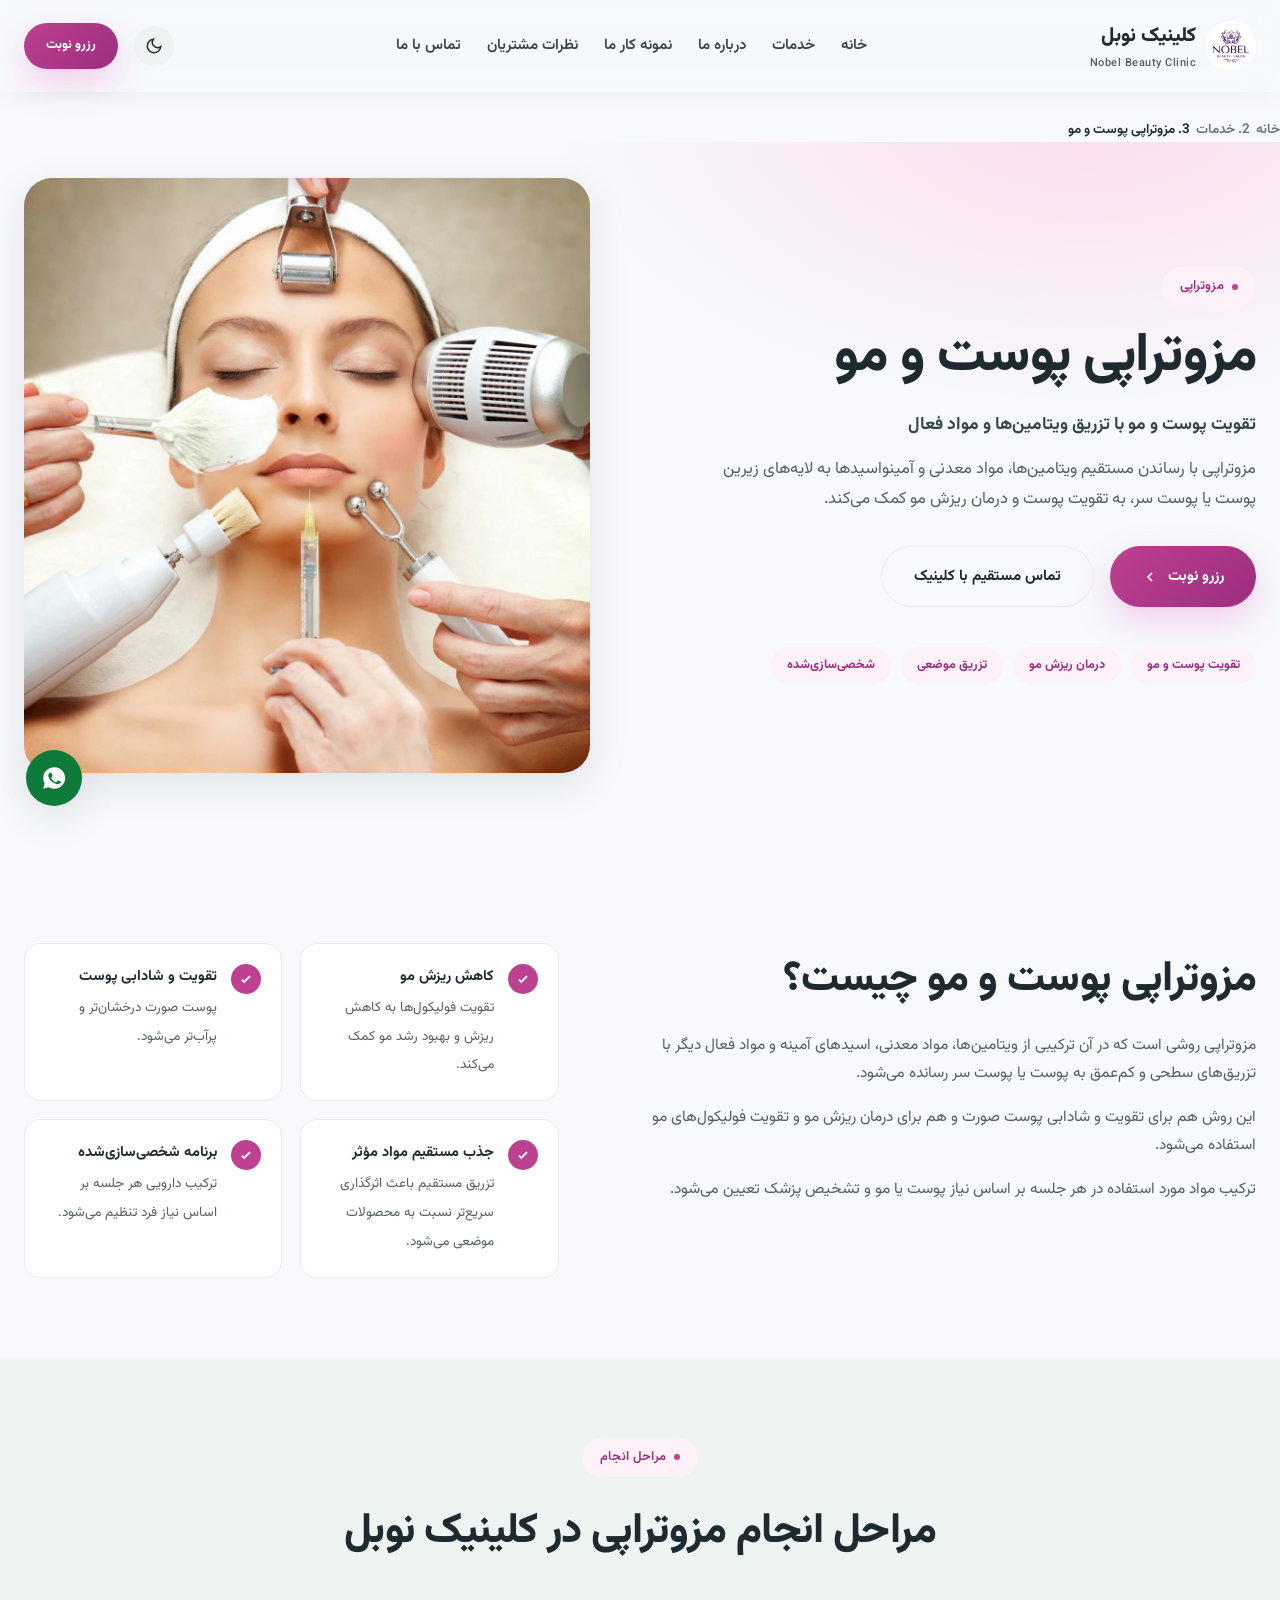
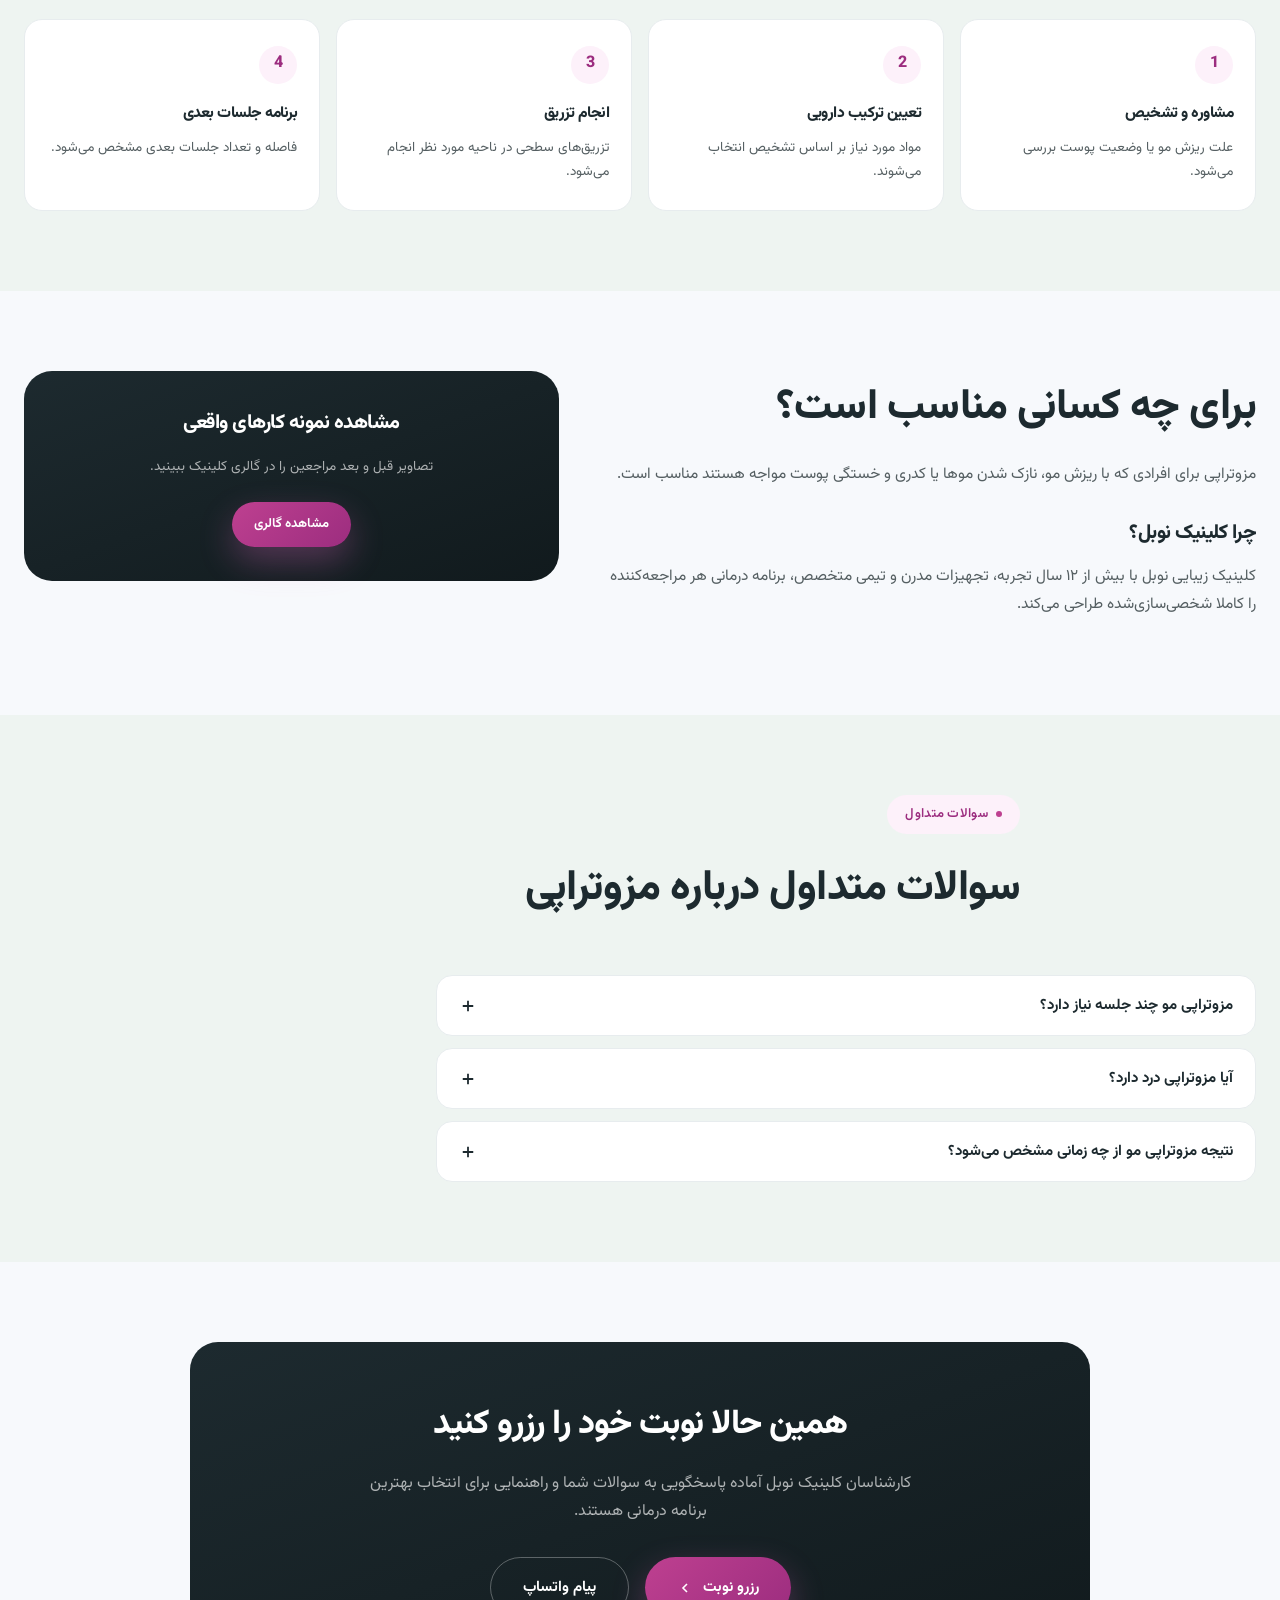
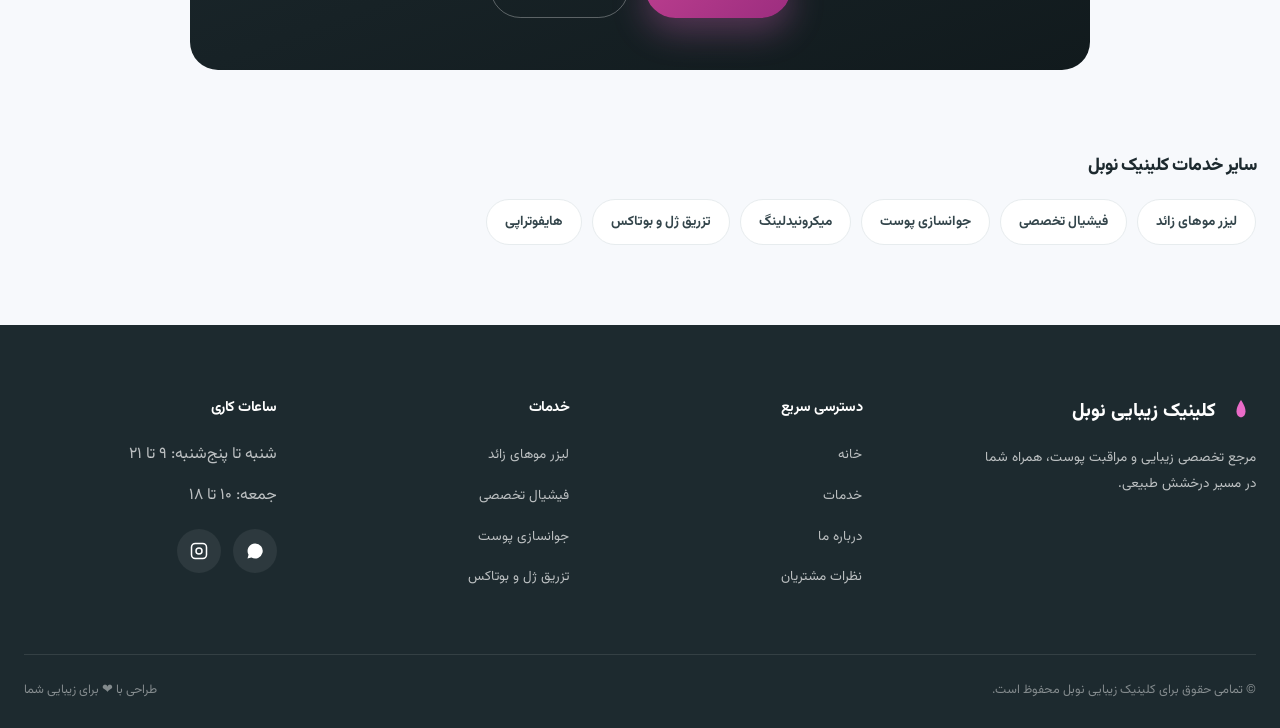
<file: mesotherapy.html>
<!DOCTYPE html>
<html lang="fa" dir="rtl">
<head>
<meta charset="UTF-8">
<meta name="viewport" content="width=device-width, initial-scale=1.0">
<title>مزوتراپی پوست و درمان ریزش مو در لار | کلینیک نوبل</title>
<meta name="description" content="مزوتراپی پوست و مو با تزریق ویتامین‌ها و مواد فعال در کلینیک زیبایی نوبل لار؛ تقویت پوست و درمان ریزش مو با نظارت متخصص. رزرو نوبت.">
<link rel="canonical" href="https://www.nobelclinic.ir/mesotherapy.html">
<link rel="shortcut icon" href="./Images/logo.ico" type="image/x-icon">
<meta name="robots" content="index, follow">

<meta property="og:type" content="article">
<meta property="og:title" content="مزوتراپی پوست و درمان ریزش مو در لار | کلینیک نوبل">
<meta property="og:description" content="مزوتراپی پوست و مو با تزریق ویتامین‌ها و مواد فعال در کلینیک زیبایی نوبل لار؛ تقویت پوست و درمان ریزش مو با نظارت متخصص. رزرو نوبت.">
<meta property="og:image" content="./Images/Hero.webp">
<meta property="og:url" content="https://www.nobelclinic.ir/mesotherapy.html">
<meta property="og:locale" content="fa_IR">

<meta name="twitter:card" content="summary_large_image">
<meta name="twitter:title" content="مزوتراپی پوست و درمان ریزش مو در لار | کلینیک نوبل">
<meta name="twitter:description" content="مزوتراپی پوست و مو با تزریق ویتامین‌ها و مواد فعال در کلینیک زیبایی نوبل لار؛ تقویت پوست و درمان ریزش مو با نظارت متخصص. رزرو نوبت.">
<meta name="twitter:image" content="./Images/Hero.webp">

<link rel="preconnect" href="https://fonts.googleapis.com">
<link rel="preconnect" href="https://fonts.gstatic.com" crossorigin>
<link rel="preload" as="style" href="https://fonts.googleapis.com/css2?family=Vazirmatn:wght@100..900&display=swap" onload="this.onload=null;this.rel='stylesheet'">
<noscript><link rel="stylesheet" href="https://fonts.googleapis.com/css2?family=Vazirmatn:wght@100..900&display=swap"></noscript>
<link rel="stylesheet" href="./service.css">

<script type="application/ld+json">
{
  "@context": "https://schema.org",
  "@type": "MedicalProcedure",
  "name": "مزوتراپی پوست و مو",
  "description": "مزوتراپی پوست و مو با تزریق ویتامین‌ها و مواد فعال در کلینیک زیبایی نوبل لار؛ تقویت پوست و درمان ریزش مو با نظارت متخصص. رزرو نوبت.",
  "url": "https://www.nobelclinic.ir/mesotherapy.html",
  "image": "./Images/Hero.webp",
  "provider": {
    "@type": "BeautySalon",
    "name": "کلینیک زیبایی نوبل",
    "telephone": "+98-071-5225-5434",
    "address": {
      "@type": "PostalAddress",
      "streetAddress": "شهرجدید سی متری هلال احمر",
      "addressLocality": "لار",
      "addressCountry": "IR"
    }
  }
}
</script>
<script type="application/ld+json">
{
  "@context": "https://schema.org",
  "@type": "BreadcrumbList",
  "itemListElement": [
    {"@type":"ListItem","position":1,"name":"خانه","item":"https://www.nobelclinic.ir/index.html"},
    {"@type":"ListItem","position":2,"name":"خدمات","item":"https://www.nobelclinic.ir/index.html#services"},
    {"@type":"ListItem","position":3,"name":"مزوتراپی پوست و مو","item":"https://www.nobelclinic.ir/mesotherapy.html"}
  ]
}
</script>
<script type="application/ld+json">
{
  "@context": "https://schema.org",
  "@type": "FAQPage",
  "mainEntity": [{"@type":"Question","name":"مزوتراپی مو چند جلسه نیاز دارد؟","acceptedAnswer":{"@type":"Answer","text":"بسته به شدت ریزش مو معمولاً بین ۴ تا ۶ جلسه با فاصله ۲ تا ۴ هفته توصیه می‌شود."}},{"@type":"Question","name":"آیا مزوتراپی درد دارد؟","acceptedAnswer":{"@type":"Answer","text":"تزریق‌ها سطحی هستند و معمولاً ناراحتی خفیف و قابل تحملی دارند."}},{"@type":"Question","name":"نتیجه مزوتراپی مو از چه زمانی مشخص می‌شود؟","acceptedAnswer":{"@type":"Answer","text":"کاهش ریزش مو معمولاً طی چند هفته اول و رشد مجدد در طول چند ماه قابل مشاهده است."}}]
}
</script>
</head>
<body>
<a href="#main" class="skip-link">پرش به محتوای اصلی</a>

<header id="siteHeader">
  <div class="container nav-wrap">
    <a href="index.html#home" class="logo">
      <img class="logo-image" src="./Images/logo.jpeg" width="50" height="50" alt="لوگوی کلینیک زیبایی نوبل">
      <span>کلینیک نوبل<span class="logo-sub">Nobel Beauty Clinic</span></span>
    </a>
    <nav class="nav-links">
      <a href="index.html#home">خانه</a>
      <a href="index.html#services">خدمات</a>
      <a href="index.html#about">درباره ما</a>
      <a href="index.html#gallery">نمونه کار ما</a>
      <a href="index.html#testimonials">نظرات مشتریان</a>
      <a href="index.html#contact">تماس با ما</a>
    </nav>
    <div class="nav-right">
      <button class="theme-toggle" id="themeToggle" aria-label="حالت شب">
        <svg aria-hidden="true" id="themeIcon" viewBox="0 0 24 24" fill="none" stroke="currentColor" stroke-width="2"><path d="M21 12.79A9 9 0 1111.21 3 7 7 0 0021 12.79z"/></svg>
      </button>
      <a href="index.html#contact" class="btn btn-primary btn-sm">رزرو نوبت</a>
      <button class="hamburger" id="hamburger" aria-label="منو" aria-expanded="false" aria-controls="mobileMenu"><span></span><span></span><span></span></button>
    </div>
  </div>
</header>

<div class="mobile-menu" id="mobileMenu">
  <a href="index.html#home">خانه</a>
  <a href="index.html#services">خدمات</a>
  <a href="index.html#about">درباره ما</a>
  <a href="index.html#gallery">نمونه کار ما</a>
  <a href="index.html#testimonials">نظرات مشتریان</a>
  <a href="index.html#contact">تماس با ما</a>
  <a href="index.html#contact" class="btn btn-primary">رزرو نوبت</a>
</div>

<main id="main">
<nav class="breadcrumb container" aria-label="مسیر صفحه">
  <ol>
    <li><a href="index.html#home">خانه</a></li>
    <li><a href="index.html#services">خدمات</a></li>
    <li class="current">مزوتراپی پوست و مو</li>
  </ol>
</nav>

<section class="service-hero">
  <div class="container service-hero-grid">
    <div class="reveal">
      <div class="eyebrow"><span class="dot"></span>مزوتراپی</div>
      <h1>مزوتراپی پوست و مو</h1>
      <p class="lead">تقویت پوست و مو با تزریق ویتامین‌ها و مواد فعال</p>
      <p class="desc">مزوتراپی با رساندن مستقیم ویتامین‌ها، مواد معدنی و آمینواسیدها به لایه‌های زیرین پوست یا پوست سر، به تقویت پوست و درمان ریزش مو کمک می‌کند.</p>
      <div class="hero-cta-row">
        <a href="index.html#contact" class="btn btn-primary">رزرو نوبت
          <svg aria-hidden="true" viewBox="0 0 24 24" fill="none" stroke="currentColor" stroke-width="2.4"><path d="M15 6l-6 6 6 6"/></svg>
        </a>
        <a href="tel:07152255434" class="btn btn-outline">تماس مستقیم با کلینیک</a>
      </div>
      <div class="chip-row"><span>تقویت پوست و مو</span><span>درمان ریزش مو</span><span>تزریق موضعی</span><span>شخصی‌سازی‌شده</span></div>
    </div>
    <div class="reveal">
      <div class="hero-img-frame">
        <img src="./Images/Hero.webp" alt="جلسه مزوتراپی در کلینیک نوبل" fetchpriority="high">
      </div>
    </div>
  </div>
</section>

<section class="info-section">
  <div class="container">
    <div class="two-col">
      <div class="prose reveal">
        <h2 class="section-title">مزوتراپی پوست و مو چیست؟</h2>
        <p>مزوتراپی روشی است که در آن ترکیبی از ویتامین‌ها، مواد معدنی، اسیدهای آمینه و مواد فعال دیگر با تزریق‌های سطحی و کم‌عمق به پوست یا پوست سر رسانده می‌شود.</p><p>این روش هم برای تقویت و شادابی پوست صورت و هم برای درمان ریزش مو و تقویت فولیکول‌های مو استفاده می‌شود.</p><p>ترکیب مواد مورد استفاده در هر جلسه بر اساس نیاز پوست یا مو و تشخیص پزشک تعیین می‌شود.</p>
      </div>
      <div class="benefit-grid reveal">
        <div class="benefit-item"><span class="ck"><svg aria-hidden="true" viewBox="0 0 24 24" fill="none" stroke="currentColor" stroke-width="3"><path d="M5 13l4 4L19 7"/></svg></span><div><b>کاهش ریزش مو</b><span>تقویت فولیکول‌ها به کاهش ریزش و بهبود رشد مو کمک می‌کند.</span></div></div><div class="benefit-item"><span class="ck"><svg aria-hidden="true" viewBox="0 0 24 24" fill="none" stroke="currentColor" stroke-width="3"><path d="M5 13l4 4L19 7"/></svg></span><div><b>تقویت و شادابی پوست</b><span>پوست صورت درخشان‌تر و پرآب‌تر می‌شود.</span></div></div><div class="benefit-item"><span class="ck"><svg aria-hidden="true" viewBox="0 0 24 24" fill="none" stroke="currentColor" stroke-width="3"><path d="M5 13l4 4L19 7"/></svg></span><div><b>جذب مستقیم مواد مؤثر</b><span>تزریق مستقیم باعث اثرگذاری سریع‌تر نسبت به محصولات موضعی می‌شود.</span></div></div><div class="benefit-item"><span class="ck"><svg aria-hidden="true" viewBox="0 0 24 24" fill="none" stroke="currentColor" stroke-width="3"><path d="M5 13l4 4L19 7"/></svg></span><div><b>برنامه شخصی‌سازی‌شده</b><span>ترکیب دارویی هر جلسه بر اساس نیاز فرد تنظیم می‌شود.</span></div></div>
      </div>
    </div>
  </div>
</section>

<section class="info-section alt">
  <div class="container">
    <div class="section-head center reveal">
      <div class="eyebrow"><span class="dot"></span>مراحل انجام</div>
      <h2 class="section-title">مراحل انجام مزوتراپی در کلینیک نوبل</h2>
    </div>
    <div class="steps reveal">
      <div class="step"><div class="n">1</div><h4>مشاوره و تشخیص</h4><p>علت ریزش مو یا وضعیت پوست بررسی می‌شود.</p></div><div class="step"><div class="n">2</div><h4>تعیین ترکیب دارویی</h4><p>مواد مورد نیاز بر اساس تشخیص انتخاب می‌شوند.</p></div><div class="step"><div class="n">3</div><h4>انجام تزریق</h4><p>تزریق‌های سطحی در ناحیه مورد نظر انجام می‌شود.</p></div><div class="step"><div class="n">4</div><h4>برنامه جلسات بعدی</h4><p>فاصله و تعداد جلسات بعدی مشخص می‌شود.</p></div>
    </div>
  </div>
</section>

<section class="info-section">
  <div class="container">
    <div class="two-col reveal">
      <div class="prose">
        <h2 class="section-title">برای چه کسانی مناسب است؟</h2>
        <p>مزوتراپی برای افرادی که با ریزش مو، نازک شدن موها یا کدری و خستگی پوست مواجه هستند مناسب است.</p>
        <h3>چرا کلینیک نوبل؟</h3>
        <p>کلینیک زیبایی نوبل با بیش از ۱۲ سال تجربه، تجهیزات مدرن و تیمی متخصص، برنامه درمانی هر مراجعه‌کننده را کاملا شخصی‌سازی‌شده طراحی می‌کند.</p>
      </div>
      <div>
        <div class="cta-band" style="padding:34px 28px;">
          <h2 style="font-size:20px;">مشاهده نمونه کارهای واقعی</h2>
          <p style="font-size:13.5px;margin-bottom:22px;">تصاویر قبل و بعد مراجعین را در گالری کلینیک ببینید.</p>
          <a href="index.html#gallery" class="btn btn-primary btn-sm">مشاهده گالری</a>
        </div>
      </div>
    </div>
  </div>
</section>

<section class="info-section alt">
  <div class="container">
    <div class="section-head reveal">
      <div class="eyebrow"><span class="dot"></span>سوالات متداول</div>
      <h2 class="section-title">سوالات متداول درباره مزوتراپی</h2>
    </div>
    <div class="faq-list reveal">
      <div class="faq-item"><button class="faq-q" aria-expanded="false">مزوتراپی مو چند جلسه نیاز دارد؟<svg aria-hidden="true" viewBox="0 0 24 24" fill="none" stroke="currentColor" stroke-width="2.4"><path d="M12 5v14M5 12h14"/></svg></button><div class="faq-a"><p>بسته به شدت ریزش مو معمولاً بین ۴ تا ۶ جلسه با فاصله ۲ تا ۴ هفته توصیه می‌شود.</p></div></div><div class="faq-item"><button class="faq-q" aria-expanded="false">آیا مزوتراپی درد دارد؟<svg aria-hidden="true" viewBox="0 0 24 24" fill="none" stroke="currentColor" stroke-width="2.4"><path d="M12 5v14M5 12h14"/></svg></button><div class="faq-a"><p>تزریق‌ها سطحی هستند و معمولاً ناراحتی خفیف و قابل تحملی دارند.</p></div></div><div class="faq-item"><button class="faq-q" aria-expanded="false">نتیجه مزوتراپی مو از چه زمانی مشخص می‌شود؟<svg aria-hidden="true" viewBox="0 0 24 24" fill="none" stroke="currentColor" stroke-width="2.4"><path d="M12 5v14M5 12h14"/></svg></button><div class="faq-a"><p>کاهش ریزش مو معمولاً طی چند هفته اول و رشد مجدد در طول چند ماه قابل مشاهده است.</p></div></div>
    </div>
  </div>
</section>

<section class="info-section">
  <div class="container">
    <div class="cta-band reveal" style="max-width:900px;">
      <h2>همین حالا نوبت خود را رزرو کنید</h2>
      <p>کارشناسان کلینیک نوبل آماده پاسخگویی به سوالات شما و راهنمایی برای انتخاب بهترین برنامه درمانی هستند.</p>
      <div class="hero-cta-row">
        <a href="index.html#contact" class="btn btn-primary">رزرو نوبت
          <svg aria-hidden="true" viewBox="0 0 24 24" fill="none" stroke="currentColor" stroke-width="2.4"><path d="M15 6l-6 6 6 6"/></svg>
        </a>
        <a href="https://wa.me/09175494749" class="btn btn-outline" style="color:#fff;border-color:rgba(255,255,255,.3);">پیام واتساپ</a>
      </div>
    </div>
  </div>
</section>

<section class="info-section" style="padding-top:0;">
  <div class="container">
    <h2 style="font-size:18px;margin-bottom:16px;">سایر خدمات کلینیک نوبل</h2>
    <div class="related-list reveal">
      <a href="laser-hair-removal.html">لیزر موهای زائد</a><a href="facial-treatment.html">فیشیال تخصصی</a><a href="skin-rejuvenation.html">جوانسازی پوست</a><a href="microneedling.html">میکرونیدلینگ</a><a href="filler-botox.html">تزریق ژل و بوتاکس</a><a href="hifu-therapy.html">هایفوتراپی</a>
    </div>
  </div>
</section>
</main>

<footer>
  <div class="container">
    <div class="footer-grid">
      <div>
        <div class="footer-logo">
          <svg aria-hidden="true" viewBox="0 0 40 40" fill="none"><path d="M20 4C20 4 26 12 26 19C26 24 23.3 27 20 27C16.7 27 14 24 14 19C14 12 20 4 20 4Z" fill="#E96BC7"/></svg>
          کلینیک زیبایی نوبل
        </div>
        <p class="desc">مرجع تخصصی زیبایی و مراقبت پوست، همراه شما در مسیر درخشش طبیعی.</p>
      </div>
      <div>
        <h2 class="footer-heading">دسترسی سریع</h2>
        <ul>
          <li><a href="index.html#home">خانه</a></li>
          <li><a href="index.html#services">خدمات</a></li>
          <li><a href="index.html#about">درباره ما</a></li>
          <li><a href="index.html#testimonials">نظرات مشتریان</a></li>
        </ul>
      </div>
      <div>
        <h2 class="footer-heading">خدمات</h2>
        <ul>
          <li><a href="laser-hair-removal.html">لیزر موهای زائد</a></li>
          <li><a href="facial-treatment.html">فیشیال تخصصی</a></li>
          <li><a href="skin-rejuvenation.html">جوانسازی پوست</a></li>
          <li><a href="filler-botox.html">تزریق ژل و بوتاکس</a></li>
        </ul>
      </div>
      <div>
        <h2 class="footer-heading">ساعات کاری</h2>
        <ul>
          <li>شنبه تا پنج‌شنبه: ۹ تا ۲۱</li>
          <li>جمعه: ۱۰ تا ۱۸</li>
        </ul>
        <div class="social-row">
          <a href="https://wa.me/09175494749" aria-label="واتساپ"><svg aria-hidden="true" viewBox="0 0 24 24" fill="currentColor"><path d="M12 2a10 10 0 00-8.6 15L2 22l5.2-1.4A10 10 0 1012 2z"/></svg></a>
          <a href="https://www.instagram.com/noble_clinic_lar" aria-label="اینستاگرام"><svg aria-hidden="true" viewBox="0 0 24 24" fill="none" stroke="currentColor" stroke-width="2"><rect x="2" y="2" width="20" height="20" rx="5"/><circle cx="12" cy="12" r="4"/></svg></a>
        </div>
      </div>
    </div>
    <div class="footer-bottom">
      <span>© تمامی حقوق برای کلینیک زیبایی نوبل محفوظ است.</span>
      <span>طراحی با ❤ برای زیبایی شما</span>
    </div>
  </div>
</footer>

<div class="float-actions">
  <a href="https://wa.me/09175494749" class="fa-btn whatsapp-btn" aria-label="واتساپ"><svg aria-hidden="true" viewBox="0 0 24 24" fill="currentColor"><path d="M12 2a10 10 0 00-8.6 15L2 22l5.2-1.4A10 10 0 1012 2zm5.6 14.3c-.2.6-1.3 1.2-1.8 1.3-.5.1-1 .2-3.3-.7-2.8-1.1-4.6-4-4.7-4.2-.1-.2-1.1-1.5-1.1-2.9 0-1.4.7-2 1-2.3.3-.3.6-.4.8-.4h.6c.2 0 .4 0 .6.5.2.6.8 2 .9 2.1.1.2.1.4 0 .6-.3.6-.6.9-.9 1.3-.2.2-.3.4-.1.7.5 1 1.2 1.8 2 2.5.9.7 1.6 1 1.9 1.1.3.1.5.1.7-.1.2-.3.8-1 1-1.3.2-.3.4-.3.7-.2.3.1 1.7.8 2 1 .3.1.5.2.5.4.1.2.1.7-.1 1.3z"/></svg></a>
  <button class="fa-btn top-btn" id="topBtn" aria-label="برو بالا"><svg aria-hidden="true" viewBox="0 0 24 24" fill="none" stroke="currentColor" stroke-width="2.4"><path d="M12 19V5M5 12l7-7 7 7"/></svg></button>
</div>

<div class="mobile-call">
  <a href="tel:07152255434" class="btn btn-primary">
    <svg aria-hidden="true" viewBox="0 0 24 24" fill="none" stroke="currentColor" stroke-width="2"><path d="M22 16.92v3a2 2 0 01-2.18 2 19.8 19.8 0 01-8.63-3.07 19.5 19.5 0 01-6-6A19.8 19.8 0 012.12 4.18 2 2 0 014.11 2h3a2 2 0 012 1.72c.13.98.36 1.94.68 2.86a2 2 0 01-.45 2.11L8.09 9.91a16 16 0 006 6l1.22-1.25a2 2 0 012.11-.45c.92.32 1.88.55 2.86.68A2 2 0 0122 16.92z"/></svg>
    تماس فوری با کلینیک
  </a>
</div>

<script src="./service.js"></script>
</body>
</html>
</file>
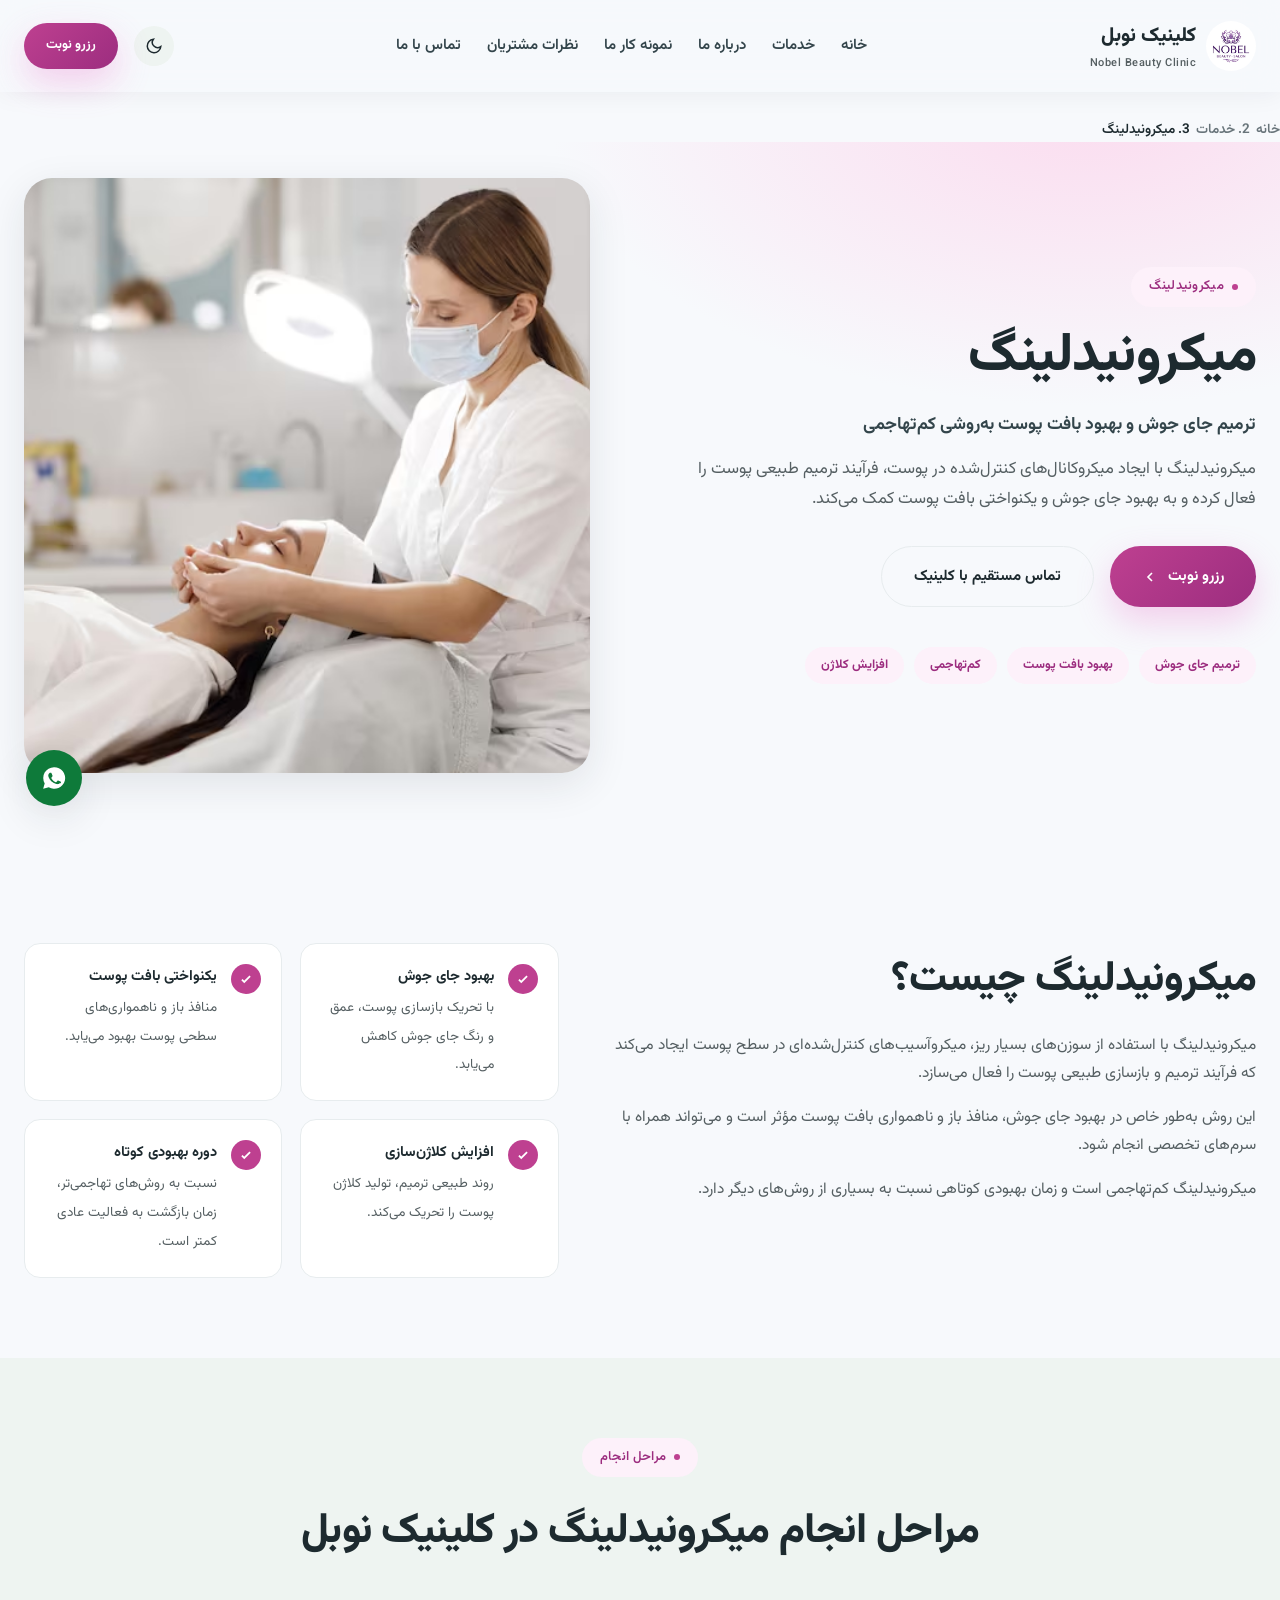
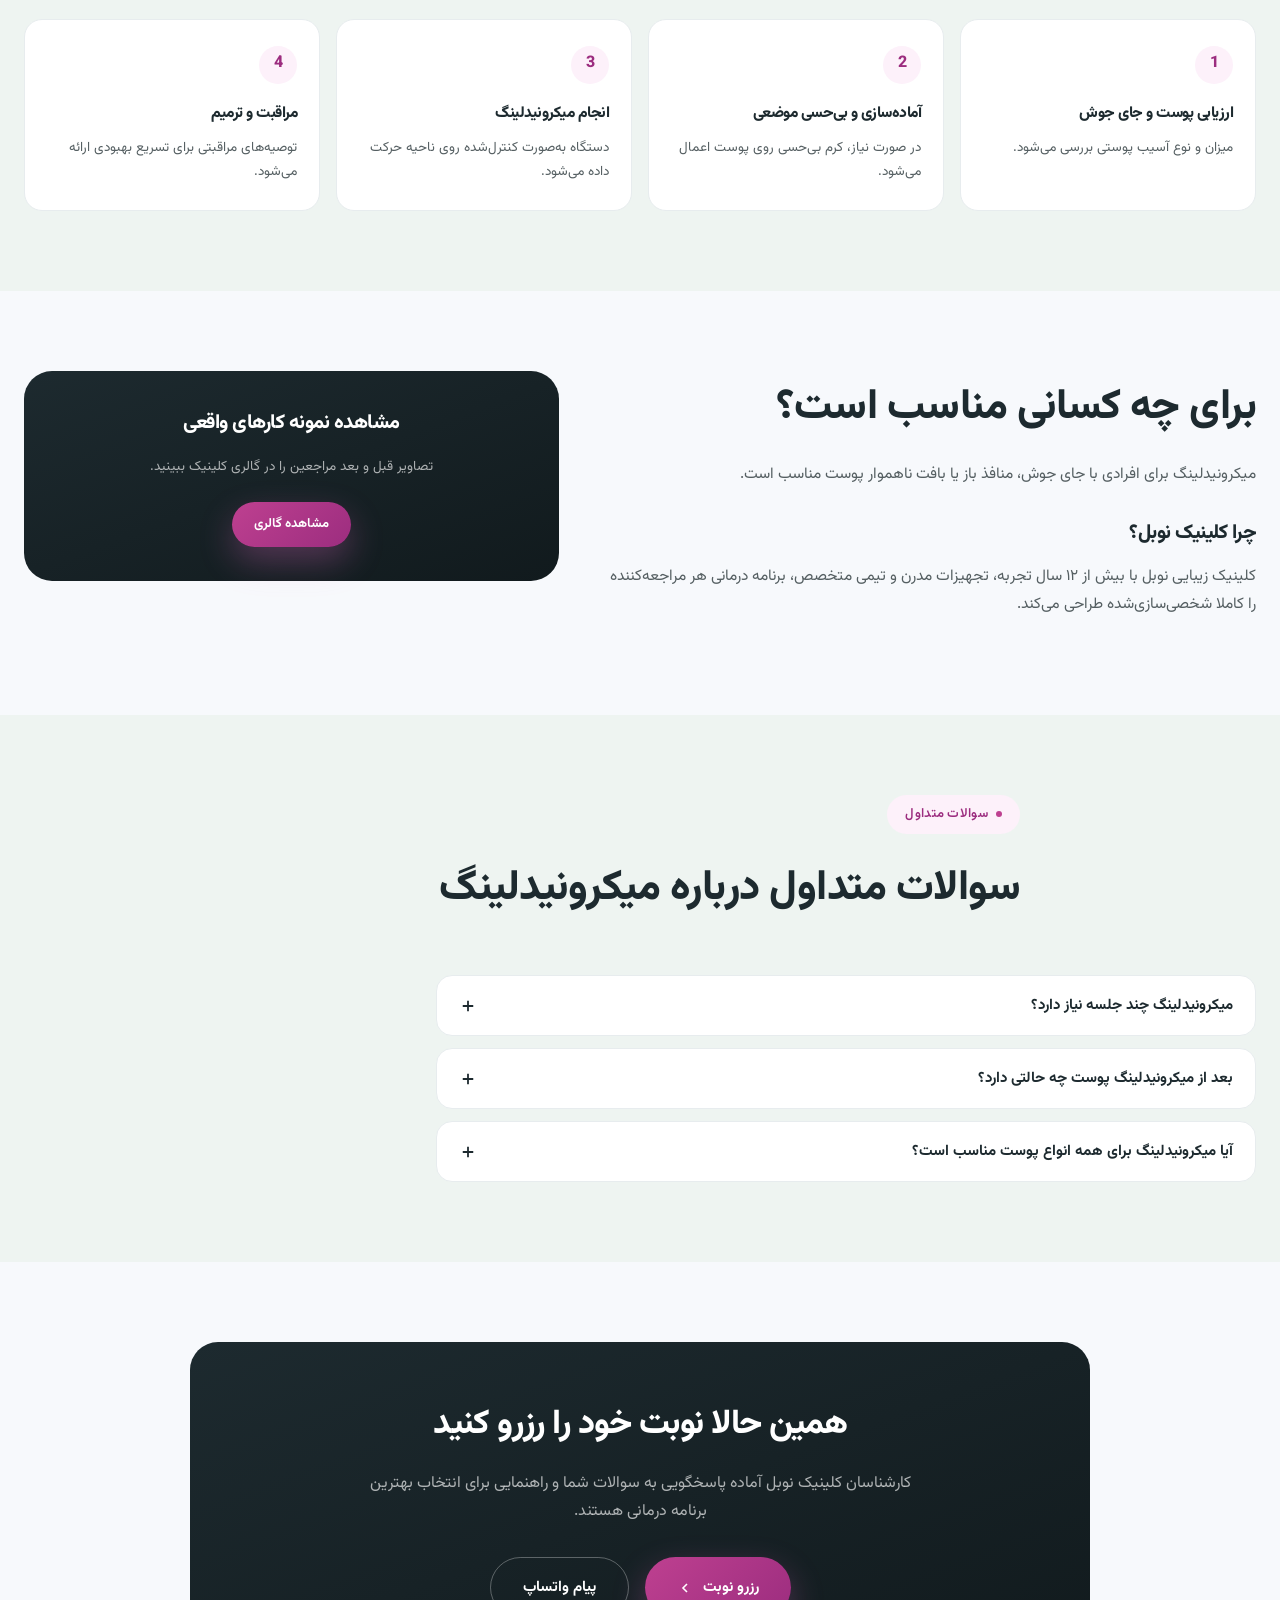
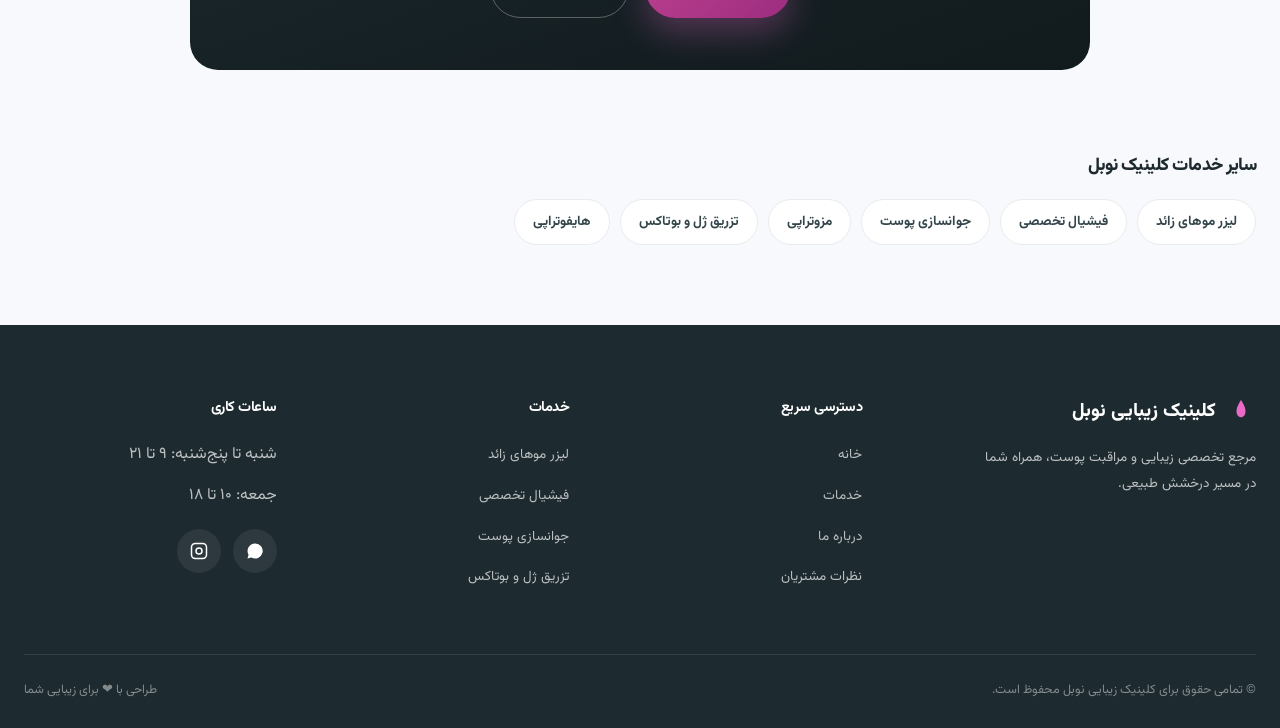
<file: microneedling.html>
<!DOCTYPE html>
<html lang="fa" dir="rtl">
<head>
<meta charset="UTF-8">
<meta name="viewport" content="width=device-width, initial-scale=1.0">
<title>میکرونیدلینگ و ترمیم جای جوش در لار | کلینیک نوبل</title>
<meta name="description" content="میکرونیدلینگ برای ترمیم جای جوش و بهبود بافت پوست در کلینیک زیبایی نوبل لار؛ روشی کم‌تهاجمی با نتیجه طبیعی. همین حالا نوبت رزرو کنید.">
<link rel="canonical" href="https://www.nobelclinic.ir/microneedling.html">
<link rel="shortcut icon" href="./Images/logo.ico" type="image/x-icon">
<meta name="robots" content="index, follow">

<meta property="og:type" content="article">
<meta property="og:title" content="میکرونیدلینگ و ترمیم جای جوش در لار | کلینیک نوبل">
<meta property="og:description" content="میکرونیدلینگ برای ترمیم جای جوش و بهبود بافت پوست در کلینیک زیبایی نوبل لار؛ روشی کم‌تهاجمی با نتیجه طبیعی. همین حالا نوبت رزرو کنید.">
<meta property="og:image" content="./Images/about.avif">
<meta property="og:url" content="https://www.nobelclinic.ir/microneedling.html">
<meta property="og:locale" content="fa_IR">

<meta name="twitter:card" content="summary_large_image">
<meta name="twitter:title" content="میکرونیدلینگ و ترمیم جای جوش در لار | کلینیک نوبل">
<meta name="twitter:description" content="میکرونیدلینگ برای ترمیم جای جوش و بهبود بافت پوست در کلینیک زیبایی نوبل لار؛ روشی کم‌تهاجمی با نتیجه طبیعی. همین حالا نوبت رزرو کنید.">
<meta name="twitter:image" content="./Images/about.avif">

<link rel="preconnect" href="https://fonts.googleapis.com">
<link rel="preconnect" href="https://fonts.gstatic.com" crossorigin>
<link rel="preload" as="style" href="https://fonts.googleapis.com/css2?family=Vazirmatn:wght@100..900&display=swap" onload="this.onload=null;this.rel='stylesheet'">
<noscript><link rel="stylesheet" href="https://fonts.googleapis.com/css2?family=Vazirmatn:wght@100..900&display=swap"></noscript>
<link rel="stylesheet" href="./service.css">

<script type="application/ld+json">
{
  "@context": "https://schema.org",
  "@type": "MedicalProcedure",
  "name": "میکرونیدلینگ",
  "description": "میکرونیدلینگ برای ترمیم جای جوش و بهبود بافت پوست در کلینیک زیبایی نوبل لار؛ روشی کم‌تهاجمی با نتیجه طبیعی. همین حالا نوبت رزرو کنید.",
  "url": "https://www.nobelclinic.ir/microneedling.html",
  "image": "./Images/about.avif",
  "provider": {
    "@type": "BeautySalon",
    "name": "کلینیک زیبایی نوبل",
    "telephone": "+98-071-5225-5434",
    "address": {
      "@type": "PostalAddress",
      "streetAddress": "شهرجدید سی متری هلال احمر",
      "addressLocality": "لار",
      "addressCountry": "IR"
    }
  }
}
</script>
<script type="application/ld+json">
{
  "@context": "https://schema.org",
  "@type": "BreadcrumbList",
  "itemListElement": [
    {"@type":"ListItem","position":1,"name":"خانه","item":"https://www.nobelclinic.ir/index.html"},
    {"@type":"ListItem","position":2,"name":"خدمات","item":"https://www.nobelclinic.ir/index.html#services"},
    {"@type":"ListItem","position":3,"name":"میکرونیدلینگ","item":"https://www.nobelclinic.ir/microneedling.html"}
  ]
}
</script>
<script type="application/ld+json">
{
  "@context": "https://schema.org",
  "@type": "FAQPage",
  "mainEntity": [{"@type":"Question","name":"میکرونیدلینگ چند جلسه نیاز دارد؟","acceptedAnswer":{"@type":"Answer","text":"معمولاً بین ۳ تا ۶ جلسه با فاصله ۴ تا ۶ هفته برای بهترین نتیجه توصیه می‌شود."}},{"@type":"Question","name":"بعد از میکرونیدلینگ پوست چه حالتی دارد؟","acceptedAnswer":{"@type":"Answer","text":"معمولاً قرمزی خفیفی شبیه آفتاب‌سوختگی دیده می‌شود که طی یک تا دو روز برطرف می‌شود."}},{"@type":"Question","name":"آیا میکرونیدلینگ برای همه انواع پوست مناسب است؟","acceptedAnswer":{"@type":"Answer","text":"این روش برای اکثر انواع پوست مناسب است؛ نوع پوست شما در جلسه مشاوره بررسی می‌شود."}}]
}
</script>
</head>
<body>
<a href="#main" class="skip-link">پرش به محتوای اصلی</a>

<header id="siteHeader">
  <div class="container nav-wrap">
    <a href="index.html#home" class="logo">
      <img class="logo-image" src="./Images/logo.jpeg" width="50" height="50" alt="لوگوی کلینیک زیبایی نوبل">
      <span>کلینیک نوبل<span class="logo-sub">Nobel Beauty Clinic</span></span>
    </a>
    <nav class="nav-links">
      <a href="index.html#home">خانه</a>
      <a href="index.html#services">خدمات</a>
      <a href="index.html#about">درباره ما</a>
      <a href="index.html#gallery">نمونه کار ما</a>
      <a href="index.html#testimonials">نظرات مشتریان</a>
      <a href="index.html#contact">تماس با ما</a>
    </nav>
    <div class="nav-right">
      <button class="theme-toggle" id="themeToggle" aria-label="حالت شب">
        <svg aria-hidden="true" id="themeIcon" viewBox="0 0 24 24" fill="none" stroke="currentColor" stroke-width="2"><path d="M21 12.79A9 9 0 1111.21 3 7 7 0 0021 12.79z"/></svg>
      </button>
      <a href="index.html#contact" class="btn btn-primary btn-sm">رزرو نوبت</a>
      <button class="hamburger" id="hamburger" aria-label="منو" aria-expanded="false" aria-controls="mobileMenu"><span></span><span></span><span></span></button>
    </div>
  </div>
</header>

<div class="mobile-menu" id="mobileMenu">
  <a href="index.html#home">خانه</a>
  <a href="index.html#services">خدمات</a>
  <a href="index.html#about">درباره ما</a>
  <a href="index.html#gallery">نمونه کار ما</a>
  <a href="index.html#testimonials">نظرات مشتریان</a>
  <a href="index.html#contact">تماس با ما</a>
  <a href="index.html#contact" class="btn btn-primary">رزرو نوبت</a>
</div>

<main id="main">
<nav class="breadcrumb container" aria-label="مسیر صفحه">
  <ol>
    <li><a href="index.html#home">خانه</a></li>
    <li><a href="index.html#services">خدمات</a></li>
    <li class="current">میکرونیدلینگ</li>
  </ol>
</nav>

<section class="service-hero">
  <div class="container service-hero-grid">
    <div class="reveal">
      <div class="eyebrow"><span class="dot"></span>میکرونیدلینگ</div>
      <h1>میکرونیدلینگ</h1>
      <p class="lead">ترمیم جای جوش و بهبود بافت پوست به‌روشی کم‌تهاجمی</p>
      <p class="desc">میکرونیدلینگ با ایجاد میکروکانال‌های کنترل‌شده در پوست، فرآیند ترمیم طبیعی پوست را فعال کرده و به بهبود جای جوش و یکنواختی بافت پوست کمک می‌کند.</p>
      <div class="hero-cta-row">
        <a href="index.html#contact" class="btn btn-primary">رزرو نوبت
          <svg aria-hidden="true" viewBox="0 0 24 24" fill="none" stroke="currentColor" stroke-width="2.4"><path d="M15 6l-6 6 6 6"/></svg>
        </a>
        <a href="tel:07152255434" class="btn btn-outline">تماس مستقیم با کلینیک</a>
      </div>
      <div class="chip-row"><span>ترمیم جای جوش</span><span>بهبود بافت پوست</span><span>کم‌تهاجمی</span><span>افزایش کلاژن</span></div>
    </div>
    <div class="reveal">
      <div class="hero-img-frame">
        <img src="./Images/about.avif" alt="جلسه میکرونیدلینگ در کلینیک نوبل" fetchpriority="high">
      </div>
    </div>
  </div>
</section>

<section class="info-section">
  <div class="container">
    <div class="two-col">
      <div class="prose reveal">
        <h2 class="section-title">میکرونیدلینگ چیست؟</h2>
        <p>میکرونیدلینگ با استفاده از سوزن‌های بسیار ریز، میکروآسیب‌های کنترل‌شده‌ای در سطح پوست ایجاد می‌کند که فرآیند ترمیم و بازسازی طبیعی پوست را فعال می‌سازد.</p><p>این روش به‌طور خاص در بهبود جای جوش، منافذ باز و ناهمواری بافت پوست مؤثر است و می‌تواند همراه با سرم‌های تخصصی انجام شود.</p><p>میکرونیدلینگ کم‌تهاجمی است و زمان بهبودی کوتاهی نسبت به بسیاری از روش‌های دیگر دارد.</p>
      </div>
      <div class="benefit-grid reveal">
        <div class="benefit-item"><span class="ck"><svg aria-hidden="true" viewBox="0 0 24 24" fill="none" stroke="currentColor" stroke-width="3"><path d="M5 13l4 4L19 7"/></svg></span><div><b>بهبود جای جوش</b><span>با تحریک بازسازی پوست، عمق و رنگ جای جوش کاهش می‌یابد.</span></div></div><div class="benefit-item"><span class="ck"><svg aria-hidden="true" viewBox="0 0 24 24" fill="none" stroke="currentColor" stroke-width="3"><path d="M5 13l4 4L19 7"/></svg></span><div><b>یکنواختی بافت پوست</b><span>منافذ باز و ناهمواری‌های سطحی پوست بهبود می‌یابد.</span></div></div><div class="benefit-item"><span class="ck"><svg aria-hidden="true" viewBox="0 0 24 24" fill="none" stroke="currentColor" stroke-width="3"><path d="M5 13l4 4L19 7"/></svg></span><div><b>افزایش کلاژن‌سازی</b><span>روند طبیعی ترمیم، تولید کلاژن پوست را تحریک می‌کند.</span></div></div><div class="benefit-item"><span class="ck"><svg aria-hidden="true" viewBox="0 0 24 24" fill="none" stroke="currentColor" stroke-width="3"><path d="M5 13l4 4L19 7"/></svg></span><div><b>دوره بهبودی کوتاه</b><span>نسبت به روش‌های تهاجمی‌تر، زمان بازگشت به فعالیت عادی کمتر است.</span></div></div>
      </div>
    </div>
  </div>
</section>

<section class="info-section alt">
  <div class="container">
    <div class="section-head center reveal">
      <div class="eyebrow"><span class="dot"></span>مراحل انجام</div>
      <h2 class="section-title">مراحل انجام میکرونیدلینگ در کلینیک نوبل</h2>
    </div>
    <div class="steps reveal">
      <div class="step"><div class="n">1</div><h4>ارزیابی پوست و جای جوش</h4><p>میزان و نوع آسیب پوستی بررسی می‌شود.</p></div><div class="step"><div class="n">2</div><h4>آماده‌سازی و بی‌حسی موضعی</h4><p>در صورت نیاز، کرم بی‌حسی روی پوست اعمال می‌شود.</p></div><div class="step"><div class="n">3</div><h4>انجام میکرونیدلینگ</h4><p>دستگاه به‌صورت کنترل‌شده روی ناحیه حرکت داده می‌شود.</p></div><div class="step"><div class="n">4</div><h4>مراقبت و ترمیم</h4><p>توصیه‌های مراقبتی برای تسریع بهبودی ارائه می‌شود.</p></div>
    </div>
  </div>
</section>

<section class="info-section">
  <div class="container">
    <div class="two-col reveal">
      <div class="prose">
        <h2 class="section-title">برای چه کسانی مناسب است؟</h2>
        <p>میکرونیدلینگ برای افرادی با جای جوش، منافذ باز یا بافت ناهموار پوست مناسب است.</p>
        <h3>چرا کلینیک نوبل؟</h3>
        <p>کلینیک زیبایی نوبل با بیش از ۱۲ سال تجربه، تجهیزات مدرن و تیمی متخصص، برنامه درمانی هر مراجعه‌کننده را کاملا شخصی‌سازی‌شده طراحی می‌کند.</p>
      </div>
      <div>
        <div class="cta-band" style="padding:34px 28px;">
          <h2 style="font-size:20px;">مشاهده نمونه کارهای واقعی</h2>
          <p style="font-size:13.5px;margin-bottom:22px;">تصاویر قبل و بعد مراجعین را در گالری کلینیک ببینید.</p>
          <a href="index.html#gallery" class="btn btn-primary btn-sm">مشاهده گالری</a>
        </div>
      </div>
    </div>
  </div>
</section>

<section class="info-section alt">
  <div class="container">
    <div class="section-head reveal">
      <div class="eyebrow"><span class="dot"></span>سوالات متداول</div>
      <h2 class="section-title">سوالات متداول درباره میکرونیدلینگ</h2>
    </div>
    <div class="faq-list reveal">
      <div class="faq-item"><button class="faq-q" aria-expanded="false">میکرونیدلینگ چند جلسه نیاز دارد؟<svg aria-hidden="true" viewBox="0 0 24 24" fill="none" stroke="currentColor" stroke-width="2.4"><path d="M12 5v14M5 12h14"/></svg></button><div class="faq-a"><p>معمولاً بین ۳ تا ۶ جلسه با فاصله ۴ تا ۶ هفته برای بهترین نتیجه توصیه می‌شود.</p></div></div><div class="faq-item"><button class="faq-q" aria-expanded="false">بعد از میکرونیدلینگ پوست چه حالتی دارد؟<svg aria-hidden="true" viewBox="0 0 24 24" fill="none" stroke="currentColor" stroke-width="2.4"><path d="M12 5v14M5 12h14"/></svg></button><div class="faq-a"><p>معمولاً قرمزی خفیفی شبیه آفتاب‌سوختگی دیده می‌شود که طی یک تا دو روز برطرف می‌شود.</p></div></div><div class="faq-item"><button class="faq-q" aria-expanded="false">آیا میکرونیدلینگ برای همه انواع پوست مناسب است؟<svg aria-hidden="true" viewBox="0 0 24 24" fill="none" stroke="currentColor" stroke-width="2.4"><path d="M12 5v14M5 12h14"/></svg></button><div class="faq-a"><p>این روش برای اکثر انواع پوست مناسب است؛ نوع پوست شما در جلسه مشاوره بررسی می‌شود.</p></div></div>
    </div>
  </div>
</section>

<section class="info-section">
  <div class="container">
    <div class="cta-band reveal" style="max-width:900px;">
      <h2>همین حالا نوبت خود را رزرو کنید</h2>
      <p>کارشناسان کلینیک نوبل آماده پاسخگویی به سوالات شما و راهنمایی برای انتخاب بهترین برنامه درمانی هستند.</p>
      <div class="hero-cta-row">
        <a href="index.html#contact" class="btn btn-primary">رزرو نوبت
          <svg aria-hidden="true" viewBox="0 0 24 24" fill="none" stroke="currentColor" stroke-width="2.4"><path d="M15 6l-6 6 6 6"/></svg>
        </a>
        <a href="https://wa.me/09175494749" class="btn btn-outline" style="color:#fff;border-color:rgba(255,255,255,.3);">پیام واتساپ</a>
      </div>
    </div>
  </div>
</section>

<section class="info-section" style="padding-top:0;">
  <div class="container">
    <h2 style="font-size:18px;margin-bottom:16px;">سایر خدمات کلینیک نوبل</h2>
    <div class="related-list reveal">
      <a href="laser-hair-removal.html">لیزر موهای زائد</a><a href="facial-treatment.html">فیشیال تخصصی</a><a href="skin-rejuvenation.html">جوانسازی پوست</a><a href="mesotherapy.html">مزوتراپی</a><a href="filler-botox.html">تزریق ژل و بوتاکس</a><a href="hifu-therapy.html">هایفوتراپی</a>
    </div>
  </div>
</section>
</main>

<footer>
  <div class="container">
    <div class="footer-grid">
      <div>
        <div class="footer-logo">
          <svg aria-hidden="true" viewBox="0 0 40 40" fill="none"><path d="M20 4C20 4 26 12 26 19C26 24 23.3 27 20 27C16.7 27 14 24 14 19C14 12 20 4 20 4Z" fill="#E96BC7"/></svg>
          کلینیک زیبایی نوبل
        </div>
        <p class="desc">مرجع تخصصی زیبایی و مراقبت پوست، همراه شما در مسیر درخشش طبیعی.</p>
      </div>
      <div>
        <h2 class="footer-heading">دسترسی سریع</h2>
        <ul>
          <li><a href="index.html#home">خانه</a></li>
          <li><a href="index.html#services">خدمات</a></li>
          <li><a href="index.html#about">درباره ما</a></li>
          <li><a href="index.html#testimonials">نظرات مشتریان</a></li>
        </ul>
      </div>
      <div>
        <h2 class="footer-heading">خدمات</h2>
        <ul>
          <li><a href="laser-hair-removal.html">لیزر موهای زائد</a></li>
          <li><a href="facial-treatment.html">فیشیال تخصصی</a></li>
          <li><a href="skin-rejuvenation.html">جوانسازی پوست</a></li>
          <li><a href="filler-botox.html">تزریق ژل و بوتاکس</a></li>
        </ul>
      </div>
      <div>
        <h2 class="footer-heading">ساعات کاری</h2>
        <ul>
          <li>شنبه تا پنج‌شنبه: ۹ تا ۲۱</li>
          <li>جمعه: ۱۰ تا ۱۸</li>
        </ul>
        <div class="social-row">
          <a href="https://wa.me/09175494749" aria-label="واتساپ"><svg aria-hidden="true" viewBox="0 0 24 24" fill="currentColor"><path d="M12 2a10 10 0 00-8.6 15L2 22l5.2-1.4A10 10 0 1012 2z"/></svg></a>
          <a href="https://www.instagram.com/noble_clinic_lar" aria-label="اینستاگرام"><svg aria-hidden="true" viewBox="0 0 24 24" fill="none" stroke="currentColor" stroke-width="2"><rect x="2" y="2" width="20" height="20" rx="5"/><circle cx="12" cy="12" r="4"/></svg></a>
        </div>
      </div>
    </div>
    <div class="footer-bottom">
      <span>© تمامی حقوق برای کلینیک زیبایی نوبل محفوظ است.</span>
      <span>طراحی با ❤ برای زیبایی شما</span>
    </div>
  </div>
</footer>

<div class="float-actions">
  <a href="https://wa.me/09175494749" class="fa-btn whatsapp-btn" aria-label="واتساپ"><svg aria-hidden="true" viewBox="0 0 24 24" fill="currentColor"><path d="M12 2a10 10 0 00-8.6 15L2 22l5.2-1.4A10 10 0 1012 2zm5.6 14.3c-.2.6-1.3 1.2-1.8 1.3-.5.1-1 .2-3.3-.7-2.8-1.1-4.6-4-4.7-4.2-.1-.2-1.1-1.5-1.1-2.9 0-1.4.7-2 1-2.3.3-.3.6-.4.8-.4h.6c.2 0 .4 0 .6.5.2.6.8 2 .9 2.1.1.2.1.4 0 .6-.3.6-.6.9-.9 1.3-.2.2-.3.4-.1.7.5 1 1.2 1.8 2 2.5.9.7 1.6 1 1.9 1.1.3.1.5.1.7-.1.2-.3.8-1 1-1.3.2-.3.4-.3.7-.2.3.1 1.7.8 2 1 .3.1.5.2.5.4.1.2.1.7-.1 1.3z"/></svg></a>
  <button class="fa-btn top-btn" id="topBtn" aria-label="برو بالا"><svg aria-hidden="true" viewBox="0 0 24 24" fill="none" stroke="currentColor" stroke-width="2.4"><path d="M12 19V5M5 12l7-7 7 7"/></svg></button>
</div>

<div class="mobile-call">
  <a href="tel:07152255434" class="btn btn-primary">
    <svg aria-hidden="true" viewBox="0 0 24 24" fill="none" stroke="currentColor" stroke-width="2"><path d="M22 16.92v3a2 2 0 01-2.18 2 19.8 19.8 0 01-8.63-3.07 19.5 19.5 0 01-6-6A19.8 19.8 0 012.12 4.18 2 2 0 014.11 2h3a2 2 0 012 1.72c.13.98.36 1.94.68 2.86a2 2 0 01-.45 2.11L8.09 9.91a16 16 0 006 6l1.22-1.25a2 2 0 012.11-.45c.92.32 1.88.55 2.86.68A2 2 0 0122 16.92z"/></svg>
    تماس فوری با کلینیک
  </a>
</div>

<script src="./service.js"></script>
</body>
</html>
</file>
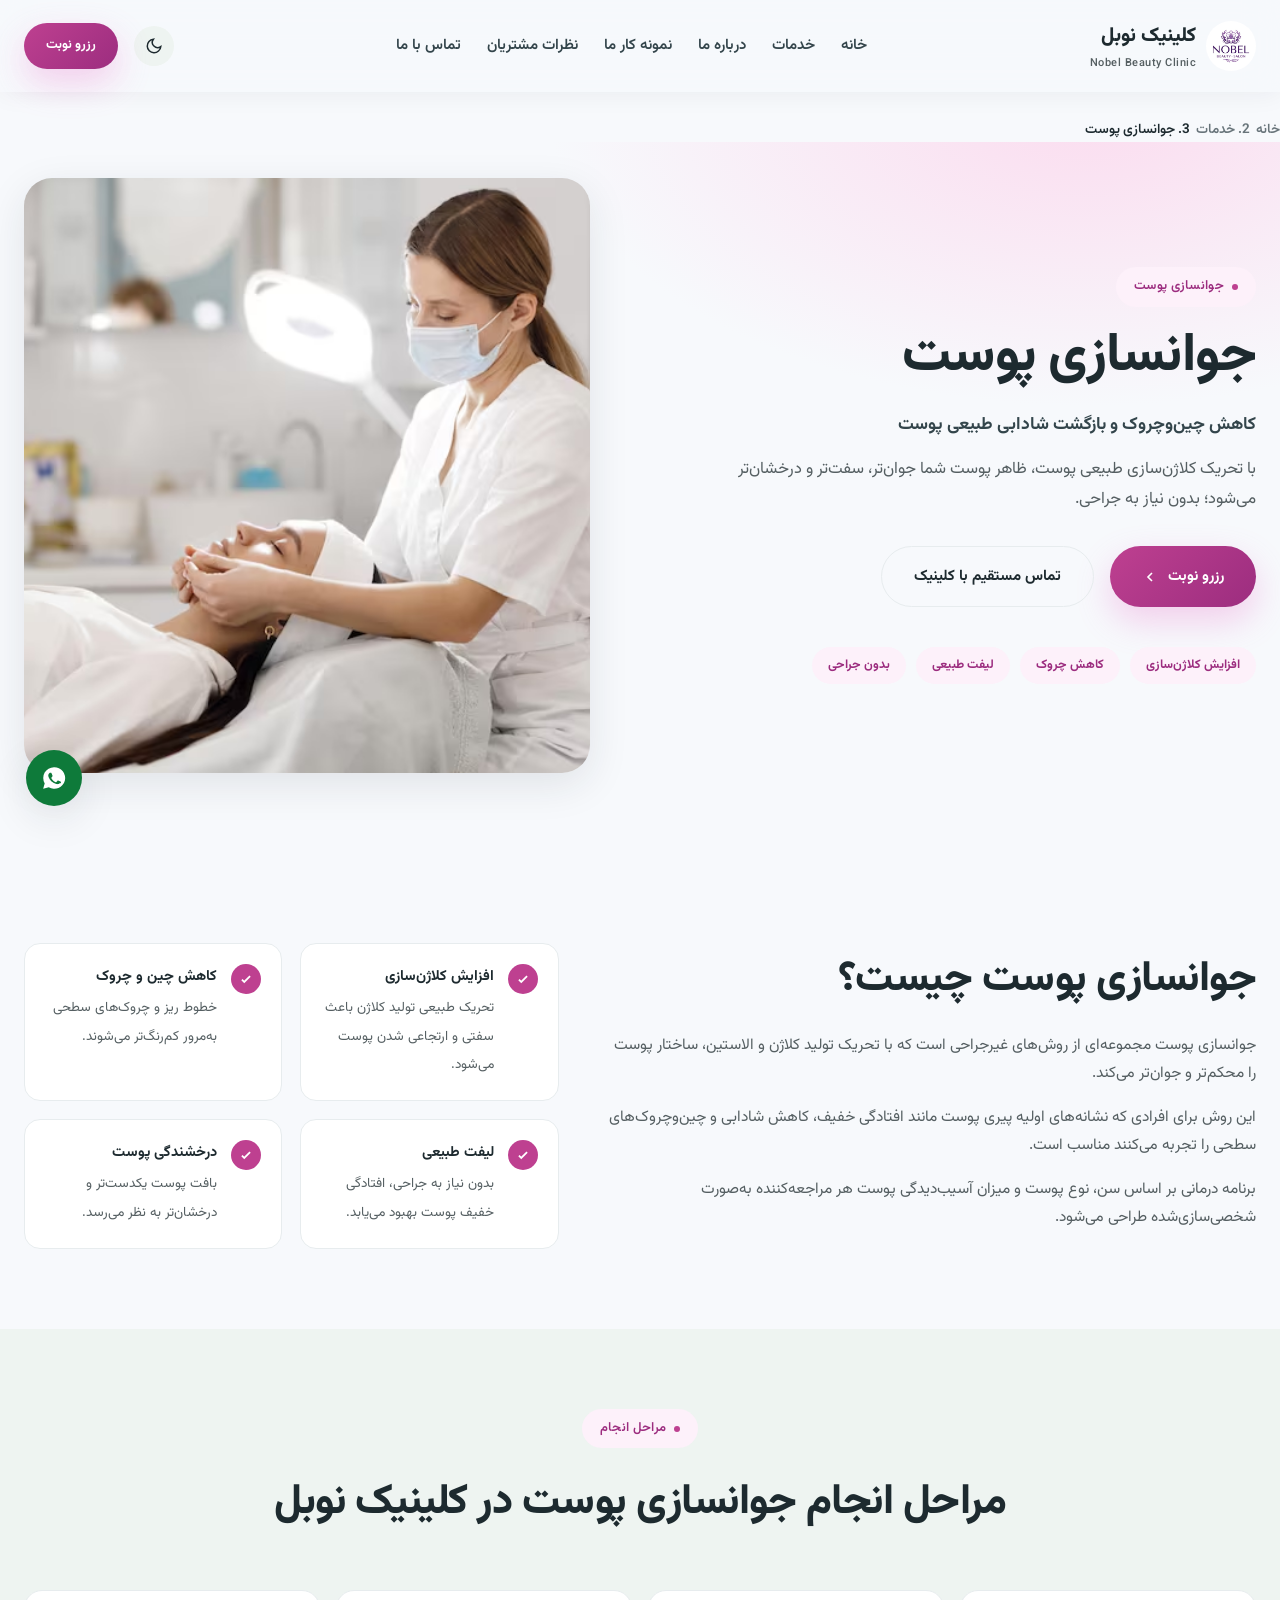
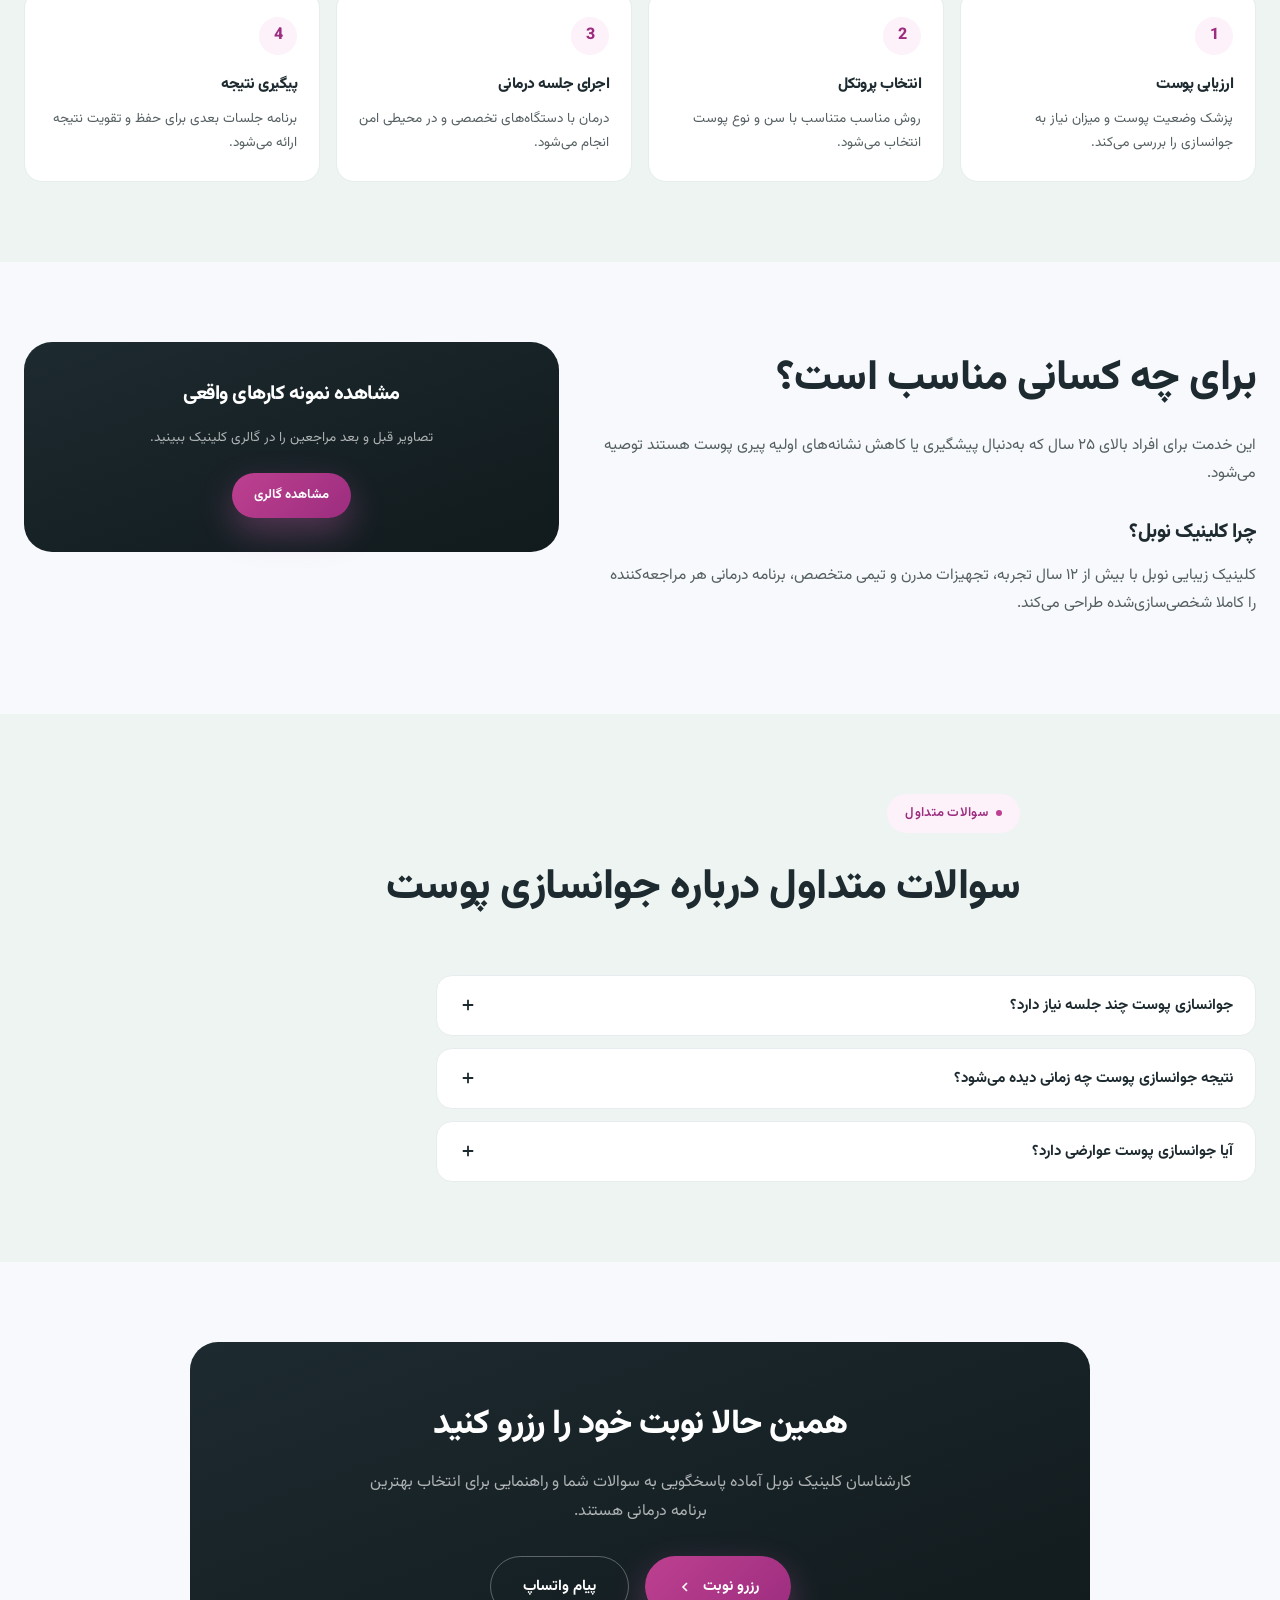
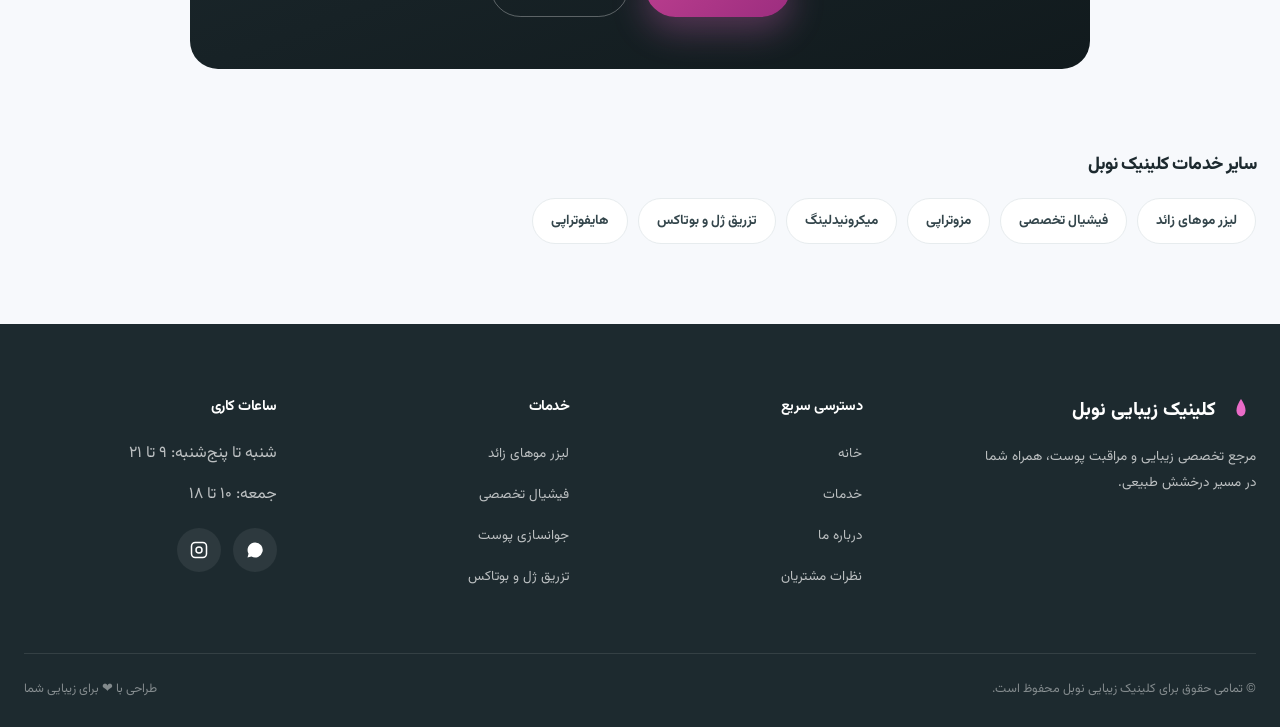
<file: skin-rejuvenation.html>
<!DOCTYPE html>
<html lang="fa" dir="rtl">
<head>
<meta charset="UTF-8">
<meta name="viewport" content="width=device-width, initial-scale=1.0">
<title>جوانسازی پوست و افزایش کلاژن‌سازی در لار | کلینیک نوبل</title>
<meta name="description" content="جوانسازی پوست با روش‌های افزایش کلاژن‌سازی و لیفت طبیعی در کلینیک زیبایی نوبل لار؛ کاهش چین و چروک و بازگشت شادابی پوست. رزرو مشاوره رایگان.">
<link rel="canonical" href="https://www.nobelclinic.ir/skin-rejuvenation.html">
<link rel="shortcut icon" href="./Images/logo.ico" type="image/x-icon">
<meta name="robots" content="index, follow">

<meta property="og:type" content="article">
<meta property="og:title" content="جوانسازی پوست و افزایش کلاژن‌سازی در لار | کلینیک نوبل">
<meta property="og:description" content="جوانسازی پوست با روش‌های افزایش کلاژن‌سازی و لیفت طبیعی در کلینیک زیبایی نوبل لار؛ کاهش چین و چروک و بازگشت شادابی پوست. رزرو مشاوره رایگان.">
<meta property="og:image" content="./Images/about.avif">
<meta property="og:url" content="https://www.nobelclinic.ir/skin-rejuvenation.html">
<meta property="og:locale" content="fa_IR">

<meta name="twitter:card" content="summary_large_image">
<meta name="twitter:title" content="جوانسازی پوست و افزایش کلاژن‌سازی در لار | کلینیک نوبل">
<meta name="twitter:description" content="جوانسازی پوست با روش‌های افزایش کلاژن‌سازی و لیفت طبیعی در کلینیک زیبایی نوبل لار؛ کاهش چین و چروک و بازگشت شادابی پوست. رزرو مشاوره رایگان.">
<meta name="twitter:image" content="./Images/about.avif">

<link rel="preconnect" href="https://fonts.googleapis.com">
<link rel="preconnect" href="https://fonts.gstatic.com" crossorigin>
<link rel="preload" as="style" href="https://fonts.googleapis.com/css2?family=Vazirmatn:wght@100..900&display=swap" onload="this.onload=null;this.rel='stylesheet'">
<noscript><link rel="stylesheet" href="https://fonts.googleapis.com/css2?family=Vazirmatn:wght@100..900&display=swap"></noscript>
<link rel="stylesheet" href="./service.css">

<script type="application/ld+json">
{
  "@context": "https://schema.org",
  "@type": "MedicalProcedure",
  "name": "جوانسازی پوست",
  "description": "جوانسازی پوست با روش‌های افزایش کلاژن‌سازی و لیفت طبیعی در کلینیک زیبایی نوبل لار؛ کاهش چین و چروک و بازگشت شادابی پوست. رزرو مشاوره رایگان.",
  "url": "https://www.nobelclinic.ir/skin-rejuvenation.html",
  "image": "./Images/about.avif",
  "provider": {
    "@type": "BeautySalon",
    "name": "کلینیک زیبایی نوبل",
    "telephone": "+98-071-5225-5434",
    "address": {
      "@type": "PostalAddress",
      "streetAddress": "شهرجدید سی متری هلال احمر",
      "addressLocality": "لار",
      "addressCountry": "IR"
    }
  }
}
</script>
<script type="application/ld+json">
{
  "@context": "https://schema.org",
  "@type": "BreadcrumbList",
  "itemListElement": [
    {"@type":"ListItem","position":1,"name":"خانه","item":"https://www.nobelclinic.ir/index.html"},
    {"@type":"ListItem","position":2,"name":"خدمات","item":"https://www.nobelclinic.ir/index.html#services"},
    {"@type":"ListItem","position":3,"name":"جوانسازی پوست","item":"https://www.nobelclinic.ir/skin-rejuvenation.html"}
  ]
}
</script>
<script type="application/ld+json">
{
  "@context": "https://schema.org",
  "@type": "FAQPage",
  "mainEntity": [{"@type":"Question","name":"جوانسازی پوست چند جلسه نیاز دارد؟","acceptedAnswer":{"@type":"Answer","text":"بسته به وضعیت پوست معمولاً بین ۳ تا ۶ جلسه با فاصله چند هفته‌ای توصیه می‌شود."}},{"@type":"Question","name":"نتیجه جوانسازی پوست چه زمانی دیده می‌شود؟","acceptedAnswer":{"@type":"Answer","text":"برخی نتایج از همان جلسه اول قابل مشاهده است، اما نتیجه کامل معمولاً پس از چند جلسه و طی چند هفته شکل می‌گیرد."}},{"@type":"Question","name":"آیا جوانسازی پوست عوارضی دارد؟","acceptedAnswer":{"@type":"Answer","text":"این روش‌ها غیرتهاجمی یا کم‌تهاجمی هستند و در صورت انجام توسط متخصص، عوارض قابل‌توجهی ندارند."}}]
}
</script>
</head>
<body>
<a href="#main" class="skip-link">پرش به محتوای اصلی</a>

<header id="siteHeader">
  <div class="container nav-wrap">
    <a href="index.html#home" class="logo">
      <img class="logo-image" src="./Images/logo.jpeg" width="50" height="50" alt="لوگوی کلینیک زیبایی نوبل">
      <span>کلینیک نوبل<span class="logo-sub">Nobel Beauty Clinic</span></span>
    </a>
    <nav class="nav-links">
      <a href="index.html#home">خانه</a>
      <a href="index.html#services">خدمات</a>
      <a href="index.html#about">درباره ما</a>
      <a href="index.html#gallery">نمونه کار ما</a>
      <a href="index.html#testimonials">نظرات مشتریان</a>
      <a href="index.html#contact">تماس با ما</a>
    </nav>
    <div class="nav-right">
      <button class="theme-toggle" id="themeToggle" aria-label="حالت شب">
        <svg aria-hidden="true" id="themeIcon" viewBox="0 0 24 24" fill="none" stroke="currentColor" stroke-width="2"><path d="M21 12.79A9 9 0 1111.21 3 7 7 0 0021 12.79z"/></svg>
      </button>
      <a href="index.html#contact" class="btn btn-primary btn-sm">رزرو نوبت</a>
      <button class="hamburger" id="hamburger" aria-label="منو" aria-expanded="false" aria-controls="mobileMenu"><span></span><span></span><span></span></button>
    </div>
  </div>
</header>

<div class="mobile-menu" id="mobileMenu">
  <a href="index.html#home">خانه</a>
  <a href="index.html#services">خدمات</a>
  <a href="index.html#about">درباره ما</a>
  <a href="index.html#gallery">نمونه کار ما</a>
  <a href="index.html#testimonials">نظرات مشتریان</a>
  <a href="index.html#contact">تماس با ما</a>
  <a href="index.html#contact" class="btn btn-primary">رزرو نوبت</a>
</div>

<main id="main">
<nav class="breadcrumb container" aria-label="مسیر صفحه">
  <ol>
    <li><a href="index.html#home">خانه</a></li>
    <li><a href="index.html#services">خدمات</a></li>
    <li class="current">جوانسازی پوست</li>
  </ol>
</nav>

<section class="service-hero">
  <div class="container service-hero-grid">
    <div class="reveal">
      <div class="eyebrow"><span class="dot"></span>جوانسازی پوست</div>
      <h1>جوانسازی پوست</h1>
      <p class="lead">کاهش چین‌وچروک و بازگشت شادابی طبیعی پوست</p>
      <p class="desc">با تحریک کلاژن‌سازی طبیعی پوست، ظاهر پوست شما جوان‌تر، سفت‌تر و درخشان‌تر می‌شود؛ بدون نیاز به جراحی.</p>
      <div class="hero-cta-row">
        <a href="index.html#contact" class="btn btn-primary">رزرو نوبت
          <svg aria-hidden="true" viewBox="0 0 24 24" fill="none" stroke="currentColor" stroke-width="2.4"><path d="M15 6l-6 6 6 6"/></svg>
        </a>
        <a href="tel:07152255434" class="btn btn-outline">تماس مستقیم با کلینیک</a>
      </div>
      <div class="chip-row"><span>افزایش کلاژن‌سازی</span><span>کاهش چروک</span><span>لیفت طبیعی</span><span>بدون جراحی</span></div>
    </div>
    <div class="reveal">
      <div class="hero-img-frame">
        <img src="./Images/about.avif" alt="جلسه جوانسازی پوست در کلینیک نوبل" fetchpriority="high">
      </div>
    </div>
  </div>
</section>

<section class="info-section">
  <div class="container">
    <div class="two-col">
      <div class="prose reveal">
        <h2 class="section-title">جوانسازی پوست چیست؟</h2>
        <p>جوانسازی پوست مجموعه‌ای از روش‌های غیرجراحی است که با تحریک تولید کلاژن و الاستین، ساختار پوست را محکم‌تر و جوان‌تر می‌کند.</p><p>این روش برای افرادی که نشانه‌های اولیه پیری پوست مانند افتادگی خفیف، کاهش شادابی و چین‌وچروک‌های سطحی را تجربه می‌کنند مناسب است.</p><p>برنامه درمانی بر اساس سن، نوع پوست و میزان آسیب‌دیدگی پوست هر مراجعه‌کننده به‌صورت شخصی‌سازی‌شده طراحی می‌شود.</p>
      </div>
      <div class="benefit-grid reveal">
        <div class="benefit-item"><span class="ck"><svg aria-hidden="true" viewBox="0 0 24 24" fill="none" stroke="currentColor" stroke-width="3"><path d="M5 13l4 4L19 7"/></svg></span><div><b>افزایش کلاژن‌سازی</b><span>تحریک طبیعی تولید کلاژن باعث سفتی و ارتجاعی شدن پوست می‌شود.</span></div></div><div class="benefit-item"><span class="ck"><svg aria-hidden="true" viewBox="0 0 24 24" fill="none" stroke="currentColor" stroke-width="3"><path d="M5 13l4 4L19 7"/></svg></span><div><b>کاهش چین و چروک</b><span>خطوط ریز و چروک‌های سطحی به‌مرور کم‌رنگ‌تر می‌شوند.</span></div></div><div class="benefit-item"><span class="ck"><svg aria-hidden="true" viewBox="0 0 24 24" fill="none" stroke="currentColor" stroke-width="3"><path d="M5 13l4 4L19 7"/></svg></span><div><b>لیفت طبیعی</b><span>بدون نیاز به جراحی، افتادگی خفیف پوست بهبود می‌یابد.</span></div></div><div class="benefit-item"><span class="ck"><svg aria-hidden="true" viewBox="0 0 24 24" fill="none" stroke="currentColor" stroke-width="3"><path d="M5 13l4 4L19 7"/></svg></span><div><b>درخشندگی پوست</b><span>بافت پوست یکدست‌تر و درخشان‌تر به نظر می‌رسد.</span></div></div>
      </div>
    </div>
  </div>
</section>

<section class="info-section alt">
  <div class="container">
    <div class="section-head center reveal">
      <div class="eyebrow"><span class="dot"></span>مراحل انجام</div>
      <h2 class="section-title">مراحل انجام جوانسازی پوست در کلینیک نوبل</h2>
    </div>
    <div class="steps reveal">
      <div class="step"><div class="n">1</div><h4>ارزیابی پوست</h4><p>پزشک وضعیت پوست و میزان نیاز به جوانسازی را بررسی می‌کند.</p></div><div class="step"><div class="n">2</div><h4>انتخاب پروتکل</h4><p>روش مناسب متناسب با سن و نوع پوست انتخاب می‌شود.</p></div><div class="step"><div class="n">3</div><h4>اجرای جلسه درمانی</h4><p>درمان با دستگاه‌های تخصصی و در محیطی امن انجام می‌شود.</p></div><div class="step"><div class="n">4</div><h4>پیگیری نتیجه</h4><p>برنامه جلسات بعدی برای حفظ و تقویت نتیجه ارائه می‌شود.</p></div>
    </div>
  </div>
</section>

<section class="info-section">
  <div class="container">
    <div class="two-col reveal">
      <div class="prose">
        <h2 class="section-title">برای چه کسانی مناسب است؟</h2>
        <p>این خدمت برای افراد بالای ۲۵ سال که به‌دنبال پیشگیری یا کاهش نشانه‌های اولیه پیری پوست هستند توصیه می‌شود.</p>
        <h3>چرا کلینیک نوبل؟</h3>
        <p>کلینیک زیبایی نوبل با بیش از ۱۲ سال تجربه، تجهیزات مدرن و تیمی متخصص، برنامه درمانی هر مراجعه‌کننده را کاملا شخصی‌سازی‌شده طراحی می‌کند.</p>
      </div>
      <div>
        <div class="cta-band" style="padding:34px 28px;">
          <h2 style="font-size:20px;">مشاهده نمونه کارهای واقعی</h2>
          <p style="font-size:13.5px;margin-bottom:22px;">تصاویر قبل و بعد مراجعین را در گالری کلینیک ببینید.</p>
          <a href="index.html#gallery" class="btn btn-primary btn-sm">مشاهده گالری</a>
        </div>
      </div>
    </div>
  </div>
</section>

<section class="info-section alt">
  <div class="container">
    <div class="section-head reveal">
      <div class="eyebrow"><span class="dot"></span>سوالات متداول</div>
      <h2 class="section-title">سوالات متداول درباره جوانسازی پوست</h2>
    </div>
    <div class="faq-list reveal">
      <div class="faq-item"><button class="faq-q" aria-expanded="false">جوانسازی پوست چند جلسه نیاز دارد؟<svg aria-hidden="true" viewBox="0 0 24 24" fill="none" stroke="currentColor" stroke-width="2.4"><path d="M12 5v14M5 12h14"/></svg></button><div class="faq-a"><p>بسته به وضعیت پوست معمولاً بین ۳ تا ۶ جلسه با فاصله چند هفته‌ای توصیه می‌شود.</p></div></div><div class="faq-item"><button class="faq-q" aria-expanded="false">نتیجه جوانسازی پوست چه زمانی دیده می‌شود؟<svg aria-hidden="true" viewBox="0 0 24 24" fill="none" stroke="currentColor" stroke-width="2.4"><path d="M12 5v14M5 12h14"/></svg></button><div class="faq-a"><p>برخی نتایج از همان جلسه اول قابل مشاهده است، اما نتیجه کامل معمولاً پس از چند جلسه و طی چند هفته شکل می‌گیرد.</p></div></div><div class="faq-item"><button class="faq-q" aria-expanded="false">آیا جوانسازی پوست عوارضی دارد؟<svg aria-hidden="true" viewBox="0 0 24 24" fill="none" stroke="currentColor" stroke-width="2.4"><path d="M12 5v14M5 12h14"/></svg></button><div class="faq-a"><p>این روش‌ها غیرتهاجمی یا کم‌تهاجمی هستند و در صورت انجام توسط متخصص، عوارض قابل‌توجهی ندارند.</p></div></div>
    </div>
  </div>
</section>

<section class="info-section">
  <div class="container">
    <div class="cta-band reveal" style="max-width:900px;">
      <h2>همین حالا نوبت خود را رزرو کنید</h2>
      <p>کارشناسان کلینیک نوبل آماده پاسخگویی به سوالات شما و راهنمایی برای انتخاب بهترین برنامه درمانی هستند.</p>
      <div class="hero-cta-row">
        <a href="index.html#contact" class="btn btn-primary">رزرو نوبت
          <svg aria-hidden="true" viewBox="0 0 24 24" fill="none" stroke="currentColor" stroke-width="2.4"><path d="M15 6l-6 6 6 6"/></svg>
        </a>
        <a href="https://wa.me/09175494749" class="btn btn-outline" style="color:#fff;border-color:rgba(255,255,255,.3);">پیام واتساپ</a>
      </div>
    </div>
  </div>
</section>

<section class="info-section" style="padding-top:0;">
  <div class="container">
    <h2 style="font-size:18px;margin-bottom:16px;">سایر خدمات کلینیک نوبل</h2>
    <div class="related-list reveal">
      <a href="laser-hair-removal.html">لیزر موهای زائد</a><a href="facial-treatment.html">فیشیال تخصصی</a><a href="mesotherapy.html">مزوتراپی</a><a href="microneedling.html">میکرونیدلینگ</a><a href="filler-botox.html">تزریق ژل و بوتاکس</a><a href="hifu-therapy.html">هایفوتراپی</a>
    </div>
  </div>
</section>
</main>

<footer>
  <div class="container">
    <div class="footer-grid">
      <div>
        <div class="footer-logo">
          <svg aria-hidden="true" viewBox="0 0 40 40" fill="none"><path d="M20 4C20 4 26 12 26 19C26 24 23.3 27 20 27C16.7 27 14 24 14 19C14 12 20 4 20 4Z" fill="#E96BC7"/></svg>
          کلینیک زیبایی نوبل
        </div>
        <p class="desc">مرجع تخصصی زیبایی و مراقبت پوست، همراه شما در مسیر درخشش طبیعی.</p>
      </div>
      <div>
        <h2 class="footer-heading">دسترسی سریع</h2>
        <ul>
          <li><a href="index.html#home">خانه</a></li>
          <li><a href="index.html#services">خدمات</a></li>
          <li><a href="index.html#about">درباره ما</a></li>
          <li><a href="index.html#testimonials">نظرات مشتریان</a></li>
        </ul>
      </div>
      <div>
        <h2 class="footer-heading">خدمات</h2>
        <ul>
          <li><a href="laser-hair-removal.html">لیزر موهای زائد</a></li>
          <li><a href="facial-treatment.html">فیشیال تخصصی</a></li>
          <li><a href="skin-rejuvenation.html">جوانسازی پوست</a></li>
          <li><a href="filler-botox.html">تزریق ژل و بوتاکس</a></li>
        </ul>
      </div>
      <div>
        <h2 class="footer-heading">ساعات کاری</h2>
        <ul>
          <li>شنبه تا پنج‌شنبه: ۹ تا ۲۱</li>
          <li>جمعه: ۱۰ تا ۱۸</li>
        </ul>
        <div class="social-row">
          <a href="https://wa.me/09175494749" aria-label="واتساپ"><svg aria-hidden="true" viewBox="0 0 24 24" fill="currentColor"><path d="M12 2a10 10 0 00-8.6 15L2 22l5.2-1.4A10 10 0 1012 2z"/></svg></a>
          <a href="https://www.instagram.com/noble_clinic_lar" aria-label="اینستاگرام"><svg aria-hidden="true" viewBox="0 0 24 24" fill="none" stroke="currentColor" stroke-width="2"><rect x="2" y="2" width="20" height="20" rx="5"/><circle cx="12" cy="12" r="4"/></svg></a>
        </div>
      </div>
    </div>
    <div class="footer-bottom">
      <span>© تمامی حقوق برای کلینیک زیبایی نوبل محفوظ است.</span>
      <span>طراحی با ❤ برای زیبایی شما</span>
    </div>
  </div>
</footer>

<div class="float-actions">
  <a href="https://wa.me/09175494749" class="fa-btn whatsapp-btn" aria-label="واتساپ"><svg aria-hidden="true" viewBox="0 0 24 24" fill="currentColor"><path d="M12 2a10 10 0 00-8.6 15L2 22l5.2-1.4A10 10 0 1012 2zm5.6 14.3c-.2.6-1.3 1.2-1.8 1.3-.5.1-1 .2-3.3-.7-2.8-1.1-4.6-4-4.7-4.2-.1-.2-1.1-1.5-1.1-2.9 0-1.4.7-2 1-2.3.3-.3.6-.4.8-.4h.6c.2 0 .4 0 .6.5.2.6.8 2 .9 2.1.1.2.1.4 0 .6-.3.6-.6.9-.9 1.3-.2.2-.3.4-.1.7.5 1 1.2 1.8 2 2.5.9.7 1.6 1 1.9 1.1.3.1.5.1.7-.1.2-.3.8-1 1-1.3.2-.3.4-.3.7-.2.3.1 1.7.8 2 1 .3.1.5.2.5.4.1.2.1.7-.1 1.3z"/></svg></a>
  <button class="fa-btn top-btn" id="topBtn" aria-label="برو بالا"><svg aria-hidden="true" viewBox="0 0 24 24" fill="none" stroke="currentColor" stroke-width="2.4"><path d="M12 19V5M5 12l7-7 7 7"/></svg></button>
</div>

<div class="mobile-call">
  <a href="tel:07152255434" class="btn btn-primary">
    <svg aria-hidden="true" viewBox="0 0 24 24" fill="none" stroke="currentColor" stroke-width="2"><path d="M22 16.92v3a2 2 0 01-2.18 2 19.8 19.8 0 01-8.63-3.07 19.5 19.5 0 01-6-6A19.8 19.8 0 012.12 4.18 2 2 0 014.11 2h3a2 2 0 012 1.72c.13.98.36 1.94.68 2.86a2 2 0 01-.45 2.11L8.09 9.91a16 16 0 006 6l1.22-1.25a2 2 0 012.11-.45c.92.32 1.88.55 2.86.68A2 2 0 0122 16.92z"/></svg>
    تماس فوری با کلینیک
  </a>
</div>

<script src="./service.js"></script>
</body>
</html>
</file>
<file: service.css>
:root{--pink:#be4090;--pink-deep:#9c2d7f;--pink-pale:#fdf1fa;--pink-blush:#fbdcef;--white:#fff;--dark:#1d2a2f;--dark-soft:#33454b;--bg:#f7f9fc;--sage:#eef4f1;--gold:#f0b84e;--gray:#555f62;--gray-light:#68747a;--line:#e7ecee;--ink:#1d2a2f;--shadow-sm:0 4px 20px rgba(29,42,47,0.06);--shadow-md:0 12px 40px rgba(29,42,47,0.10);--shadow-pink:0 14px 34px rgba(233,107,199,0.30);--radius-lg:28px;--radius-md:18px;--radius-sm:12px;--ease:cubic-bezier(.22,.61,.36,1)}
html[data-theme="dark"]{--white:#20242b;--bg:#15181d;--sage:#1c2128;--dark:#f4f6f7;--dark-soft:#d7dee0;--gray:#9aa6a9;--gray-light:#7a8689;--line:#2a2f36;--pink-pale:#241a22;--pink-blush:#2c1e28;--pink-deep:#f08ad6;--shadow-sm:0 4px 20px rgba(0,0,0,0.35);--shadow-md:0 12px 40px rgba(0,0,0,0.45)}
*{margin:0;padding:0;box-sizing:border-box}
html{scroll-behavior:smooth}
body{font-family:'Vazirmatn',sans-serif;background:var(--bg);color:var(--dark);line-height:1.8;overflow-x:hidden;transition:background .4s var(--ease),color .4s var(--ease)}
img{max-width:100%;display:block}
a{text-decoration:none;color:inherit}
button{font-family:inherit;cursor:pointer;border:0;background:0}
ul{list-style:none}
section{position:relative}
::selection{background:var(--pink);color:#fff}
:focus-visible{outline:3px solid var(--pink-deep);outline-offset:3px;border-radius:6px}
.skip-link{position:absolute;top:-100px;right:24px;background:var(--dark);color:#fff;padding:12px 22px;border-radius:10px;z-index:9999;font-weight:700;font-size:14px;transition:top .25s var(--ease)}
.skip-link:focus{top:16px}
.container{width:100%;max-width:1320px;margin:0 auto;padding:0 24px}
.eyebrow{display:inline-flex;align-items:center;gap:8px;font-size:13px;font-weight:600;letter-spacing:.3px;color:var(--pink-deep);background:var(--pink-pale);padding:8px 18px;border-radius:100px;margin-bottom:18px}
.eyebrow span.dot{width:6px;height:6px;border-radius:50%;background:var(--pink);display:inline-block}
h1,h2,h3,h4{font-weight:800;color:var(--dark);letter-spacing:-.5px}
.section-title{font-size:clamp(28px,4vw,42px);margin-bottom:14px}
.section-sub{color:var(--gray);font-size:clamp(15px,1.6vw,18px);max-width:640px;font-weight:400}
.section-head{max-width:760px;margin:0 auto 48px}
.section-head.center{text-align:center}
.btn{display:inline-flex;align-items:center;gap:10px;padding:16px 32px;border-radius:100px;font-weight:700;font-size:15px;transition:transform .35s var(--ease),box-shadow .35s var(--ease),background .3s;white-space:nowrap}
.btn-primary{background:linear-gradient(135deg,var(--pink),var(--pink-deep));color:#fff;box-shadow:var(--shadow-pink)}
.btn-primary:hover{transform:translateY(-3px);box-shadow:0 20px 44px rgba(233,107,199,0.4)}
.btn-outline{background:transparent;color:var(--dark);border:1.5px solid var(--line)}
.btn-outline:hover{border-color:var(--pink);color:var(--pink-deep);transform:translateY(-3px)}
.btn-sm{padding:11px 22px;font-size:13px}
.btn svg{width:16px;height:16px;transition:transform .3s}
.btn:hover svg{transform:translateX(-4px)}

/* header */
header{position:fixed;top:0;left:0;right:0;z-index:1000;padding:18px 0;background:rgba(247,249,252,0.9);backdrop-filter:blur(16px) saturate(160%);box-shadow:0 2px 24px rgba(29,42,47,0.06);transition:all .3s var(--ease)}
html[data-theme="dark"] header{background:rgba(21,24,29,0.9)}
.nav-wrap{display:flex;align-items:center;justify-content:space-between;gap:20px}
.logo{display:flex;align-items:center;gap:10px;font-size:20px;font-weight:800;color:var(--dark)}
.logo-sub{font-size:11px;font-weight:500;color:var(--gray);display:block;letter-spacing:.5px}
.logo-image{border-radius:30px}
.nav-links{display:flex;align-items:center;gap:26px}
.nav-links a{font-size:15px;font-weight:600;color:var(--dark-soft);position:relative;padding:4px 0;transition:color .25s}
.nav-links a::after{content:'';position:absolute;bottom:0;right:0;width:0;height:2px;background:var(--pink);transition:width .3s var(--ease)}
.nav-links a:hover{color:var(--pink-deep)}
.nav-links a:hover::after{width:100%}
.nav-right{display:flex;align-items:center;gap:16px}
.theme-toggle{width:40px;height:40px;border-radius:50%;background:var(--sage);display:flex;align-items:center;justify-content:center;flex-shrink:0;transition:background .3s}
.theme-toggle:hover{background:var(--pink-blush)}
.theme-toggle svg{width:18px;height:18px;color:var(--dark)}
.hamburger{display:none;width:44px;height:44px;border-radius:12px;background:var(--sage);align-items:center;justify-content:center;flex-direction:column;gap:5px;flex-shrink:0}
.hamburger span{width:20px;height:2px;background:var(--dark);border-radius:2px;transition:.3s}
.hamburger.open span:nth-child(1){transform:translateY(7px) rotate(45deg)}
.hamburger.open span:nth-child(2){opacity:0}
.hamburger.open span:nth-child(3){transform:translateY(-7px) rotate(-45deg)}
.mobile-menu{position:fixed;inset:0;z-index:999;background:var(--white);display:flex;flex-direction:column;align-items:center;justify-content:center;gap:20px;padding:110px 24px 40px;overflow-y:auto;transform:translateY(-100%);opacity:0;transition:transform .5s var(--ease),opacity .4s;pointer-events:none}
.mobile-menu.open{transform:translateY(0);opacity:1;pointer-events:auto}
.mobile-menu a{font-size:20px;font-weight:700;color:var(--dark)}
.mobile-menu .btn{margin-top:6px}
@media(max-width:1080px){.nav-links{display:none}.hamburger{display:flex}}
@media(max-width:480px){.nav-wrap{gap:8px}.logo{font-size:14px;gap:6px}.logo-image{width:36px;height:36px}.logo-sub{display:none}.nav-right{gap:8px}.nav-right .btn-sm{padding:9px 14px;font-size:12.5px}.theme-toggle{width:36px;height:36px}.hamburger{width:38px;height:38px}}

/* breadcrumb */
.breadcrumb{padding:118px 0 0}
.breadcrumb ol{display:flex;flex-wrap:wrap;align-items:center;gap:8px;font-size:13.5px;color:var(--gray-light);font-weight:600}
.breadcrumb a:hover{color:var(--pink-deep)}
.breadcrumb li:not(:last-child)::after{content:'/';margin-inline-start:8px;color:var(--line)}
.breadcrumb li.current{color:var(--dark)}

/* hero */
.service-hero{padding:36px 0 90px;background:radial-gradient(ellipse 900px 500px at 85% -5%,var(--pink-blush),transparent 60%),var(--bg);overflow:hidden}
.service-hero-grid{display:grid;grid-template-columns:1fr;gap:48px;align-items:center}
@media(min-width:960px){.service-hero-grid{grid-template-columns:1.05fr .95fr;gap:40px}}
.service-hero h1{font-size:clamp(32px,4.8vw,54px);line-height:1.2;margin-bottom:20px}
.service-hero .lead{font-size:17.5px;font-weight:700;color:var(--dark-soft);margin-bottom:14px}
.service-hero p.desc{font-size:16.5px;color:var(--gray);max-width:560px;margin-bottom:32px}
.hero-cta-row{display:flex;flex-wrap:wrap;gap:16px;margin-bottom:40px}
.chip-row{display:flex;flex-wrap:wrap;gap:10px}
.chip-row span{font-size:12.5px;font-weight:700;color:var(--pink-deep);background:var(--pink-pale);padding:7px 16px;border-radius:100px}
.hero-img-frame{position:relative;border-radius:var(--radius-lg);overflow:hidden;box-shadow:var(--shadow-md);aspect-ratio:4/4.2}
.hero-img-frame img{width:100%;height:100%;object-fit:cover}

/* generic content sections */
.info-section{padding:80px 0}
.info-section.alt{background:var(--sage)}
.two-col{display:grid;grid-template-columns:1fr;gap:44px;align-items:start}
@media(min-width:900px){.two-col{grid-template-columns:1.1fr .9fr}}
.prose p{color:var(--gray);font-size:15.5px;margin-bottom:16px}
.prose h3{font-size:20px;margin:26px 0 12px}

.benefit-grid{display:grid;grid-template-columns:1fr;gap:18px}
@media(min-width:640px){.benefit-grid{grid-template-columns:repeat(2,1fr)}}
.benefit-item{display:flex;align-items:flex-start;gap:14px;background:var(--white);border:1px solid var(--line);border-radius:16px;padding:20px}
.benefit-item .ck{width:30px;height:30px;border-radius:50%;background:var(--pink);display:flex;align-items:center;justify-content:center;flex-shrink:0}
.benefit-item .ck svg{width:14px;height:14px;color:#fff}
.benefit-item b{display:block;font-size:14.5px;margin-bottom:4px}
.benefit-item span{font-size:13.5px;color:var(--gray)}

.steps{display:grid;grid-template-columns:1fr;gap:16px}
@media(min-width:768px){.steps{grid-template-columns:repeat(4,1fr)}}
.step{background:var(--white);border:1px solid var(--line);border-radius:var(--radius-md);padding:26px 22px}
.step .n{width:38px;height:38px;border-radius:50%;background:var(--pink-pale);color:var(--pink-deep);display:flex;align-items:center;justify-content:center;font-weight:800;margin-bottom:16px}
.step h4{font-size:15.5px;margin-bottom:8px}
.step p{font-size:13.5px;color:var(--gray)}

.mini-gallery{display:grid;grid-template-columns:1fr;gap:22px}
@media(min-width:640px){.mini-gallery{grid-template-columns:repeat(2,1fr)}}
@media(min-width:1024px){.mini-gallery{grid-template-columns:repeat(3,1fr)}}
.mg-card{border-radius:var(--radius-md);overflow:hidden;background:var(--white);box-shadow:var(--shadow-sm);border:1px solid var(--line)}
.mg-imgs{display:grid;grid-template-columns:1fr 1fr;aspect-ratio:4/3}
.mg-imgs img{width:100%;height:100%;object-fit:cover}
.mg-imgs span{position:absolute}
.mg-wrap{position:relative}
.mg-label{position:absolute;top:10px;font-size:10.5px;font-weight:800;padding:4px 10px;border-radius:100px;background:rgba(29,42,47,0.65);color:#fff}
.mg-label.b{right:10px}
.mg-label.a{left:10px}
.mg-info{padding:16px 18px}
.mg-info h4{font-size:15px;margin-bottom:4px}
.mg-info p{font-size:13px;color:var(--gray)}

.faq-list{display:flex;flex-direction:column;gap:12px;max-width:820px}
.faq-item{background:var(--white);border:1px solid var(--line);border-radius:16px;overflow:hidden}
.faq-q{width:100%;display:flex;justify-content:space-between;align-items:center;gap:16px;padding:18px 22px;font-weight:700;font-size:15px;text-align:right;color:var(--dark)}
.faq-q svg{width:18px;height:18px;flex-shrink:0;transition:transform .3s;color:var(--dark)}
.faq-item.open .faq-q svg{transform:rotate(45deg)}
.faq-a{max-height:0;overflow:hidden;transition:max-height .35s var(--ease)}
.faq-a p{padding:0 22px 18px;color:var(--gray);font-size:14.5px}

.cta-band{background:linear-gradient(160deg,var(--ink),#111a1d);color:#fff;border-radius:var(--radius-lg);padding:52px 40px;text-align:center;margin:0 auto}
.cta-band h2{color:#fff;font-size:clamp(24px,3.4vw,34px);margin-bottom:14px}
.cta-band p{color:rgba(255,255,255,0.65);max-width:560px;margin:0 auto 30px}
.cta-band .hero-cta-row{justify-content:center;margin-bottom:0}

.related-list{display:flex;flex-wrap:wrap;gap:10px}
.related-list a{font-size:13.5px;font-weight:700;color:var(--dark-soft);background:var(--white);border:1px solid var(--line);padding:10px 18px;border-radius:100px;transition:.3s}
.related-list a:hover{border-color:var(--pink);color:var(--pink-deep)}

/* footer */
footer{background:var(--ink);color:rgba(255,255,255,0.7);padding:70px 0 26px}
.footer-grid{display:grid;grid-template-columns:1fr;gap:40px;margin-bottom:50px}
@media(min-width:760px){.footer-grid{grid-template-columns:1.4fr 1fr 1fr 1fr}}
.footer-logo{display:flex;align-items:center;gap:10px;color:#fff;font-size:19px;font-weight:800;margin-bottom:16px}
.footer-logo svg{width:30px;height:30px}
footer p.desc{font-size:13.5px;line-height:1.9;max-width:280px}
footer h2.footer-heading{color:#fff;font-size:14.5px;font-weight:700;margin-bottom:20px}
footer ul li{margin-bottom:12px}
footer ul li a{font-size:13.5px;transition:color .25s}
footer ul li a:hover{color:var(--pink)}
.footer-bottom{border-top:1px solid rgba(255,255,255,0.1);padding-top:24px;display:flex;flex-wrap:wrap;justify-content:space-between;gap:14px;font-size:12.5px;color:rgba(255,255,255,0.45)}
.social-row{display:flex;gap:12px;margin-top:18px}
.social-row a{width:44px;height:44px;border-radius:50%;background:rgba(255,255,255,0.07);display:flex;align-items:center;justify-content:center;transition:.3s}
.social-row a:hover{background:var(--pink);transform:translateY(-3px)}
.social-row svg{width:18px;height:18px;color:#fff}

/* floating actions */
.float-actions{position:fixed;bottom:26px;left:26px;z-index:900;display:flex;flex-direction:column;gap:12px}
.fa-btn{width:56px;height:56px;border-radius:50%;display:flex;align-items:center;justify-content:center;box-shadow:var(--shadow-md);transition:transform .3s}
.fa-btn:hover{transform:scale(1.08)}
.whatsapp-btn{background:#0e7a3a}
.whatsapp-btn svg{width:26px;height:26px;color:#fff}
.top-btn{background:var(--white);border:1px solid var(--line);opacity:0;pointer-events:none;transform:translateY(12px);transition:.35s}
.top-btn.show{opacity:1;pointer-events:auto;transform:translateY(0)}
.top-btn svg{width:20px;height:20px;color:var(--dark)}
.mobile-call{display:none;position:fixed;bottom:0;left:0;right:0;z-index:900;background:var(--white);border-top:1px solid var(--line);padding:12px 20px;box-shadow:0 -6px 24px rgba(0,0,0,0.06)}
.mobile-call .btn{width:100%;justify-content:center}
@media(max-width:760px){.mobile-call{display:block}body{padding-bottom:70px}}

.reveal{opacity:0;transform:translateY(26px);transition:opacity .8s var(--ease),transform .8s var(--ease)}
.reveal.in{opacity:1;transform:translateY(0)}
</file>
